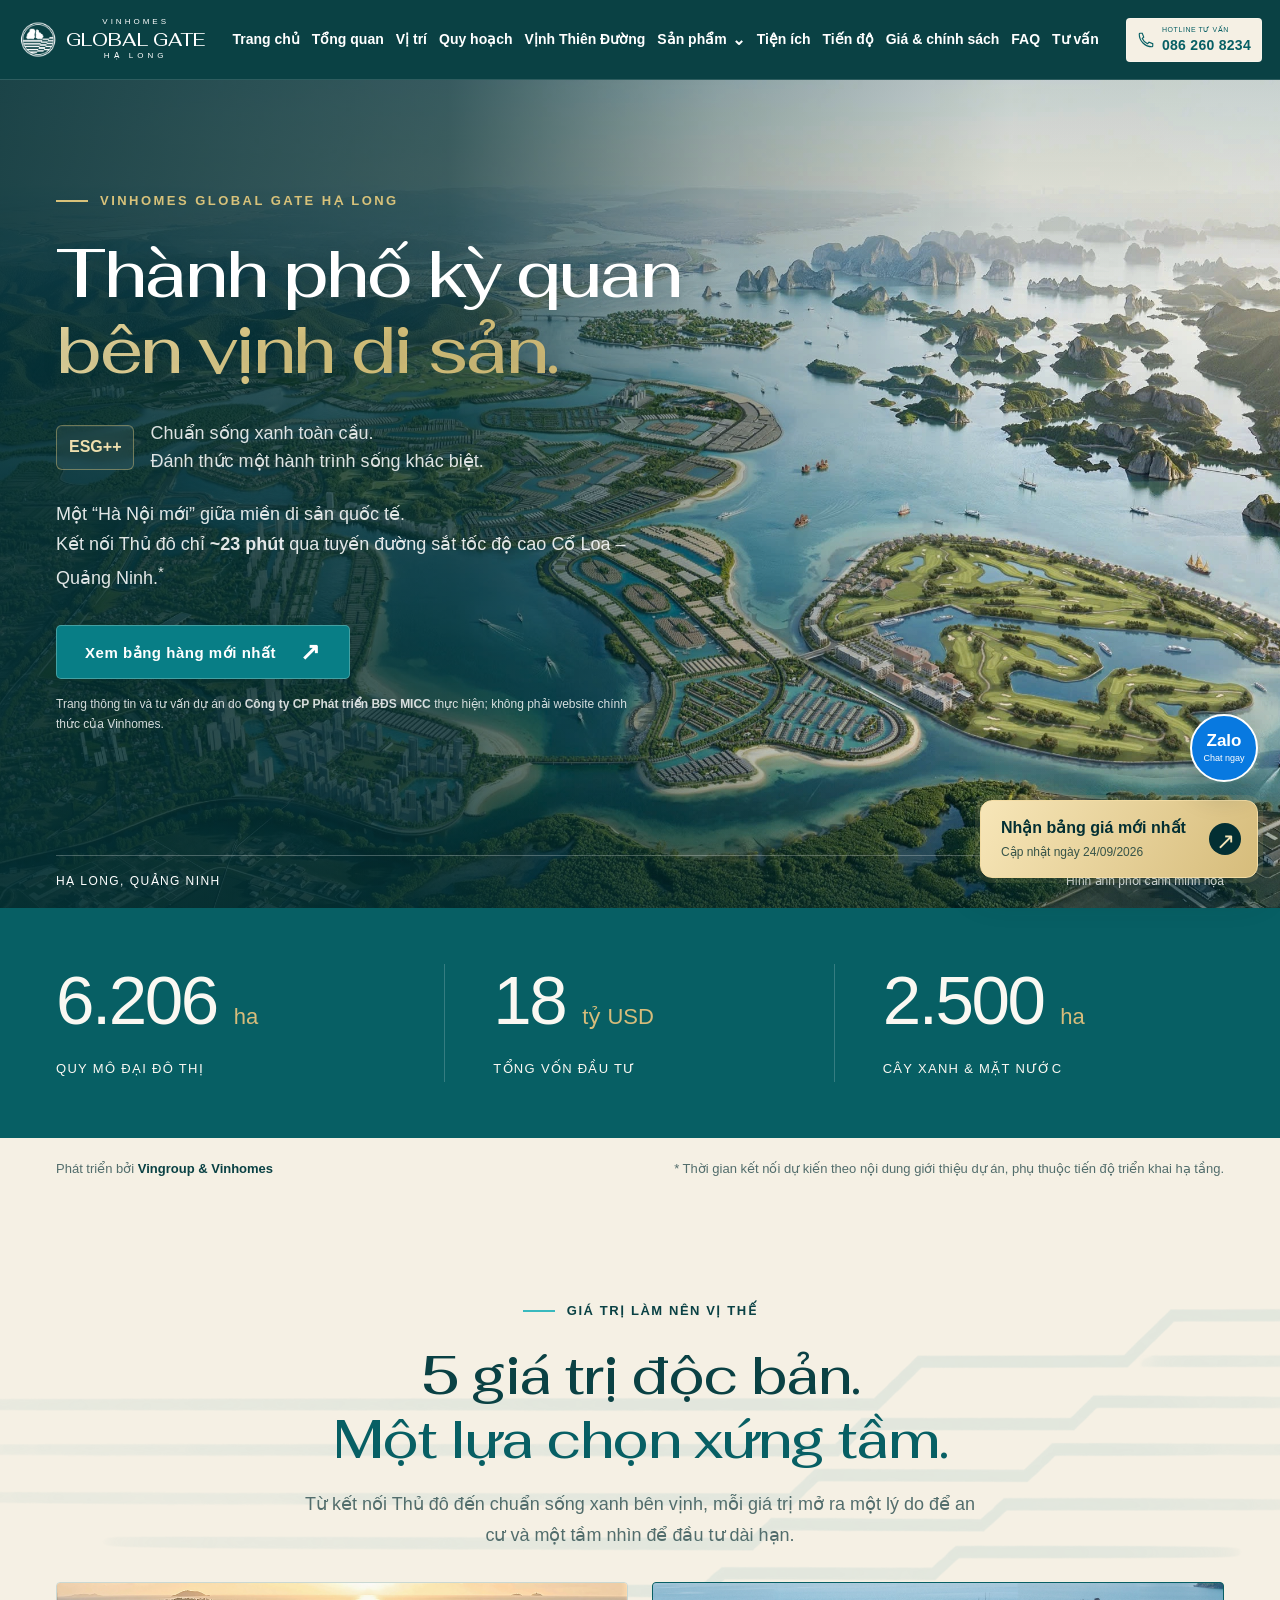
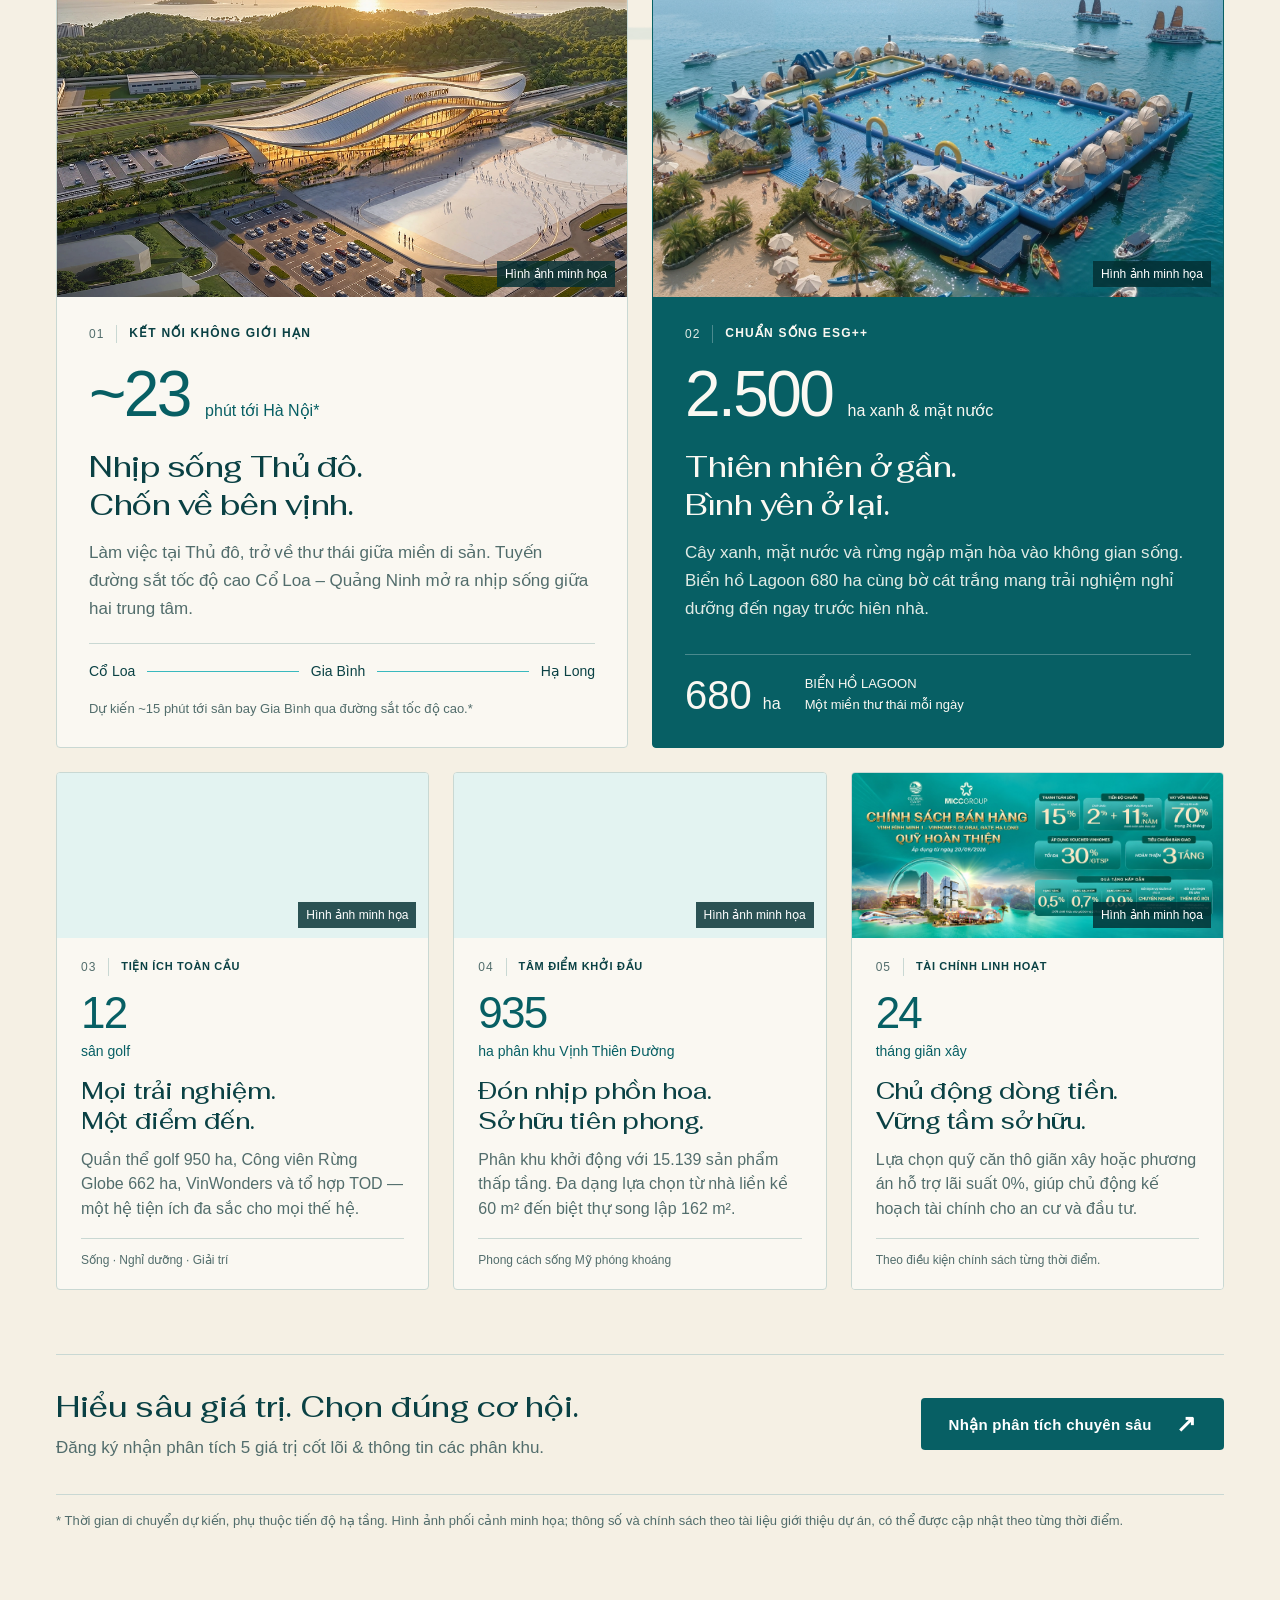
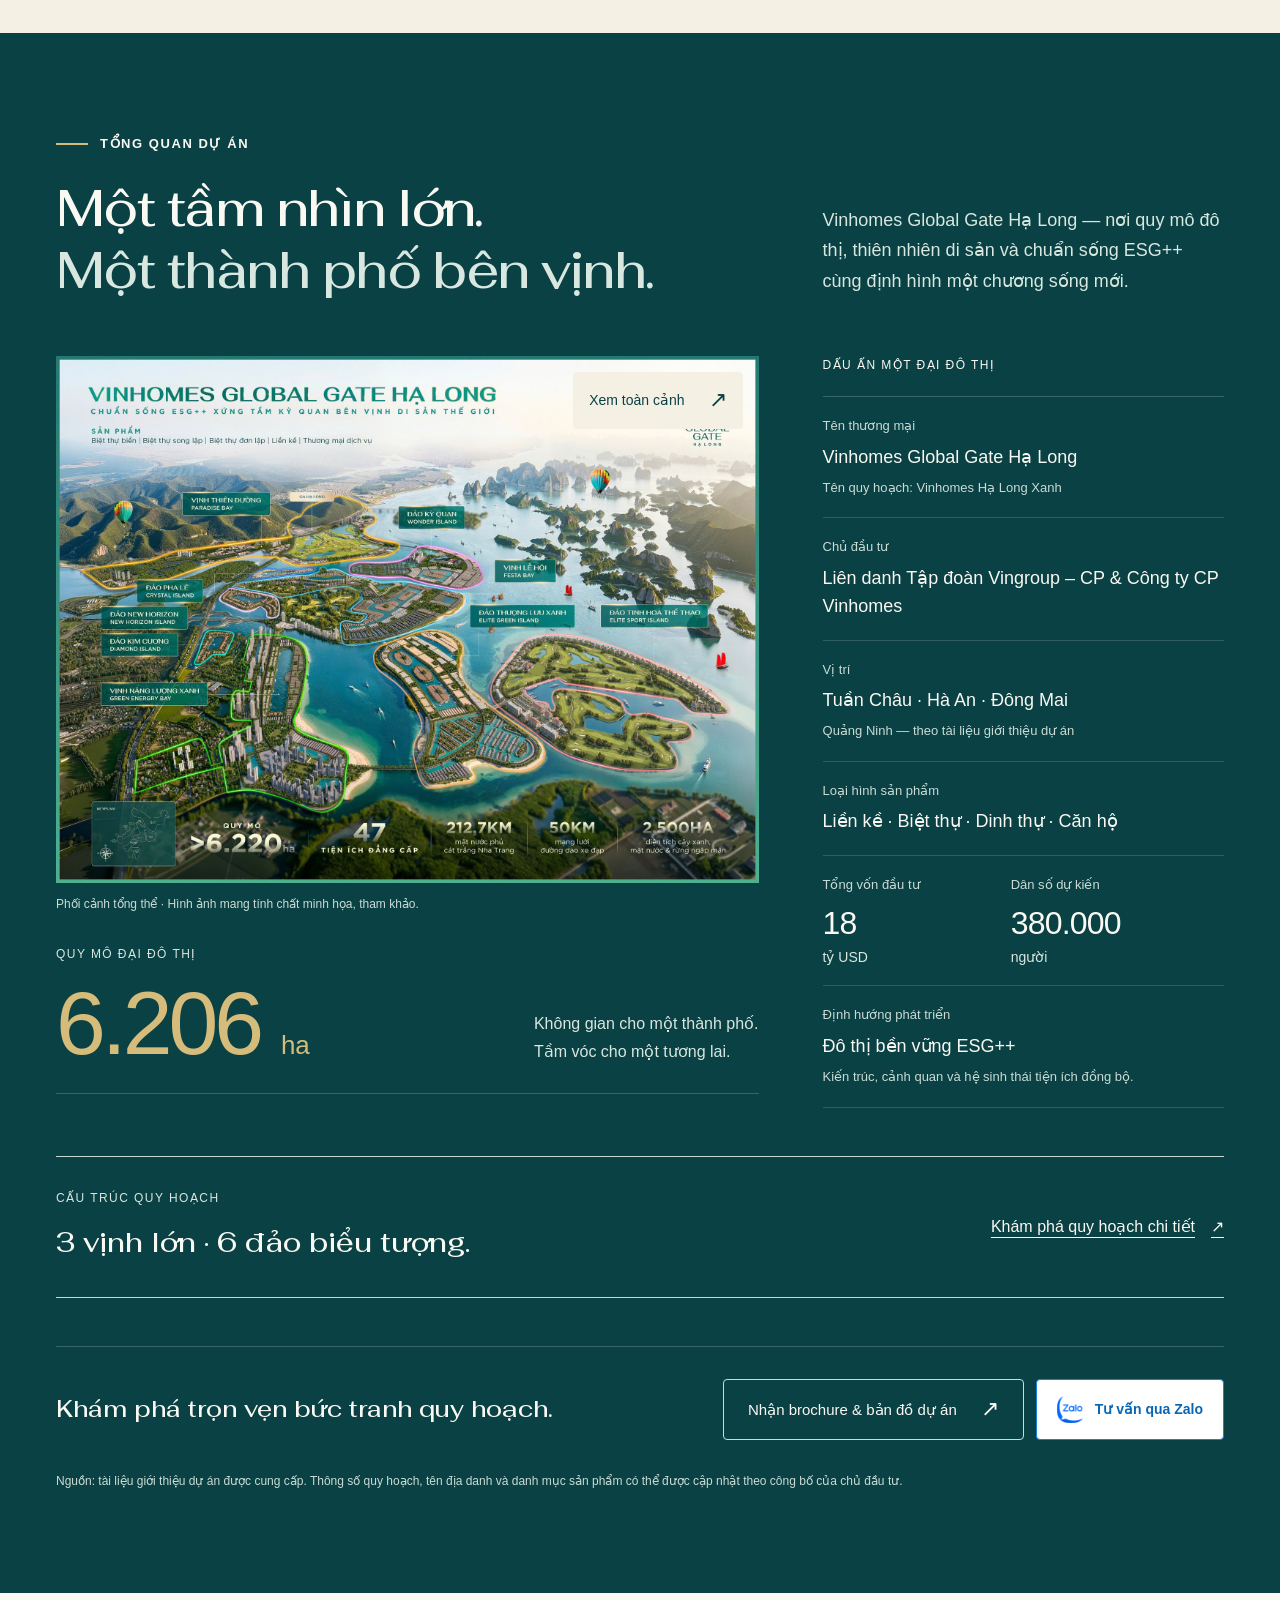
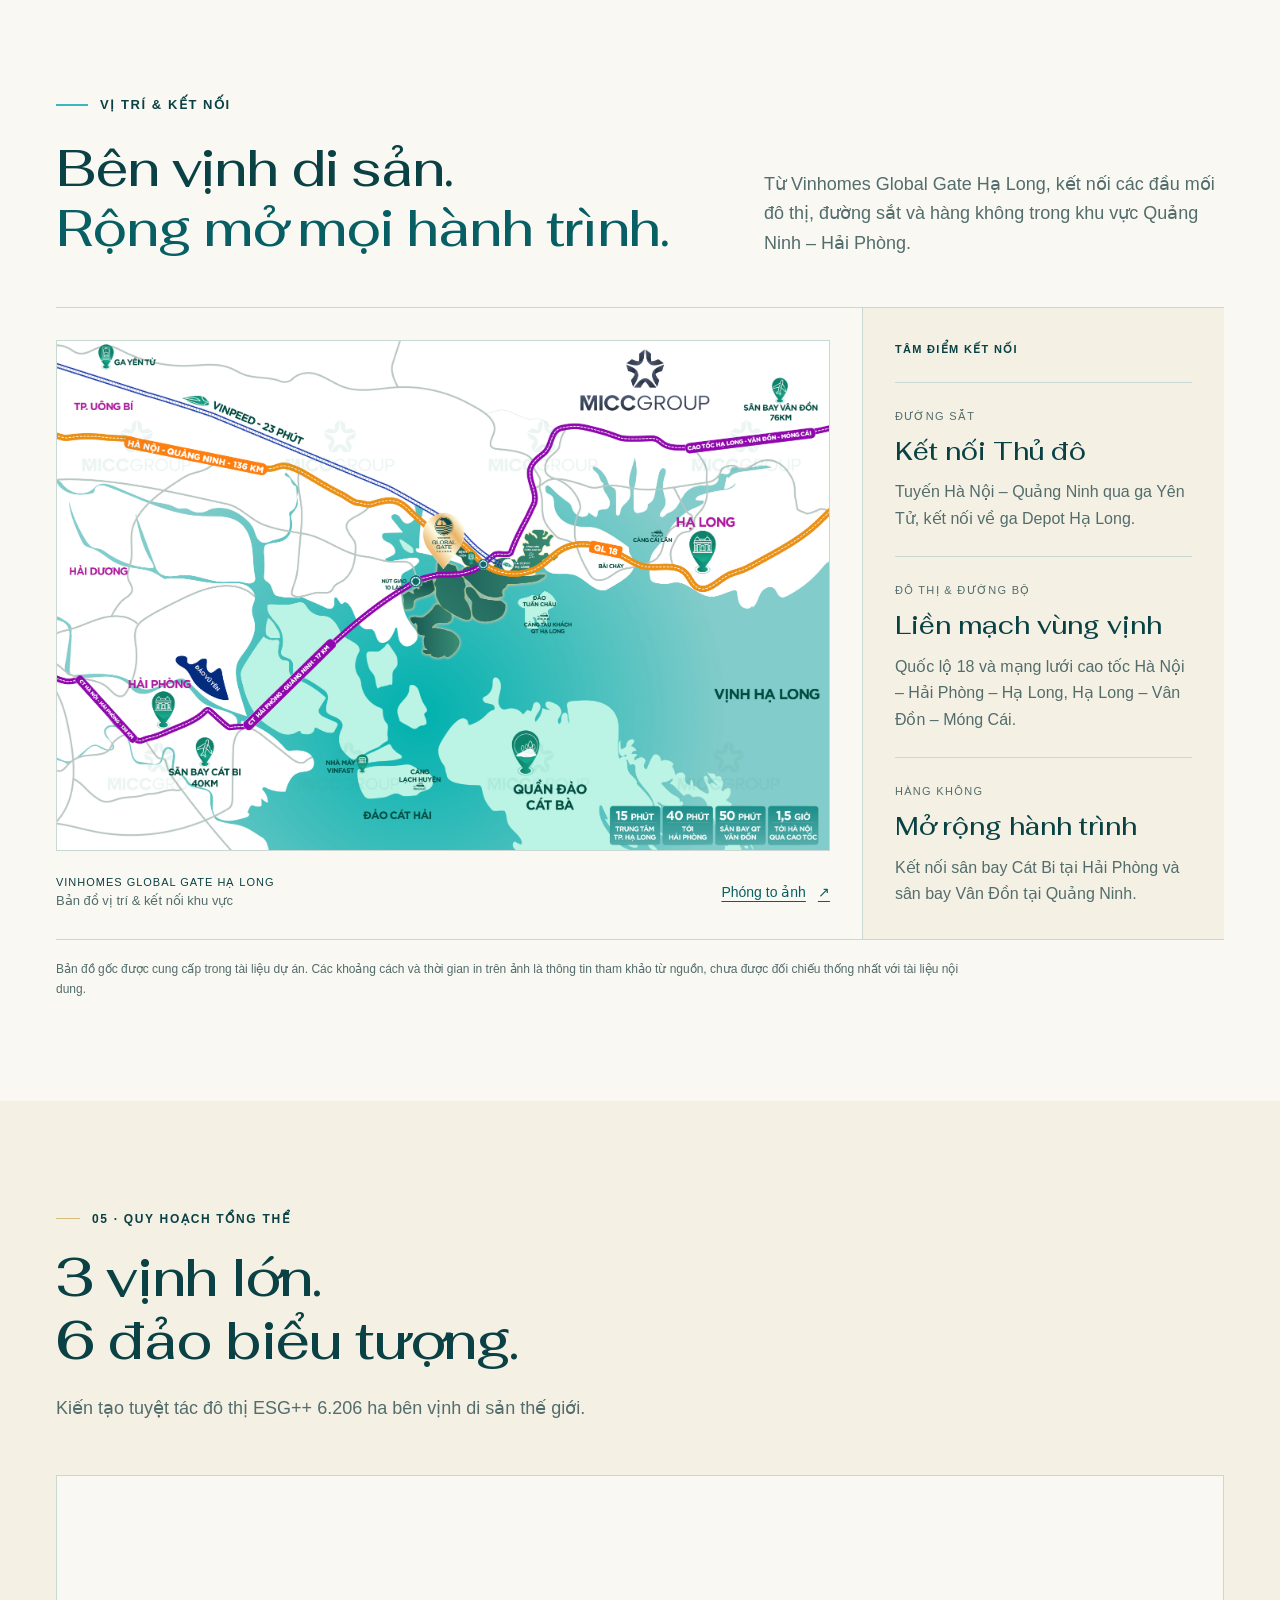
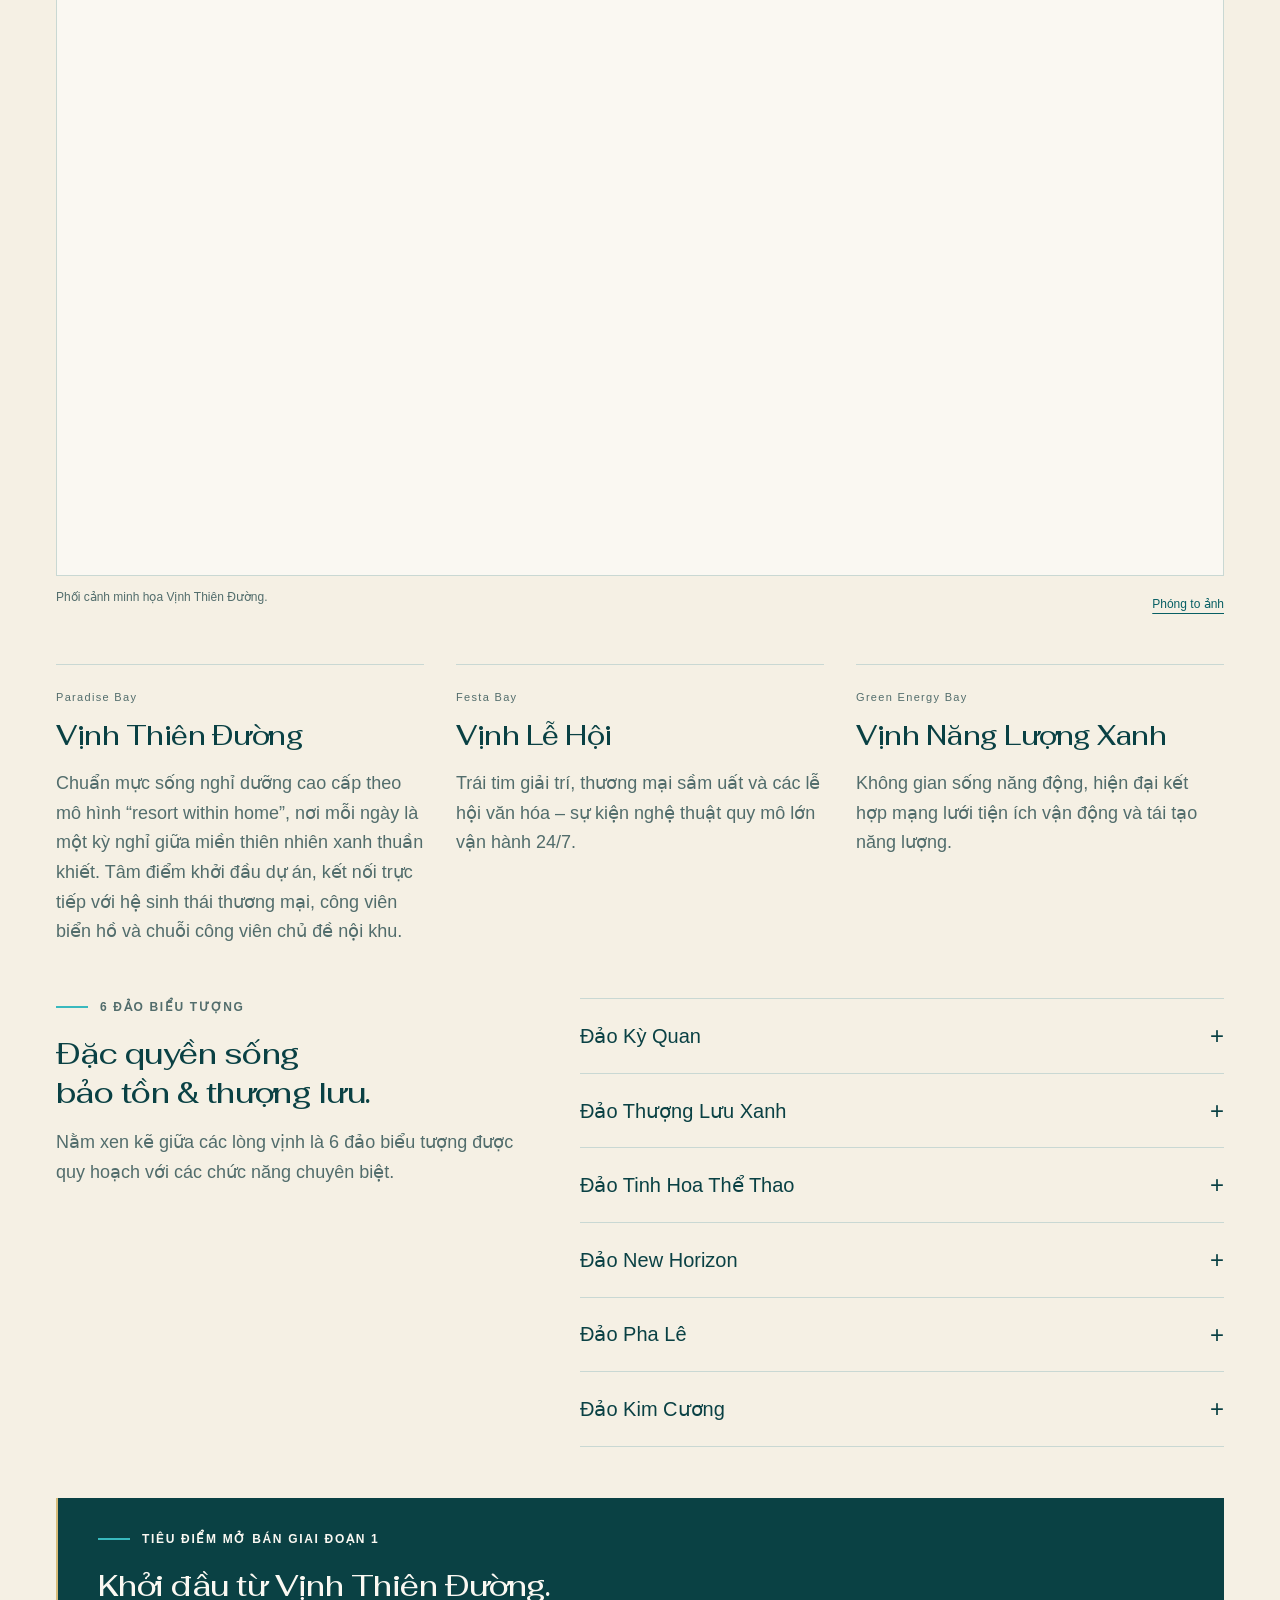
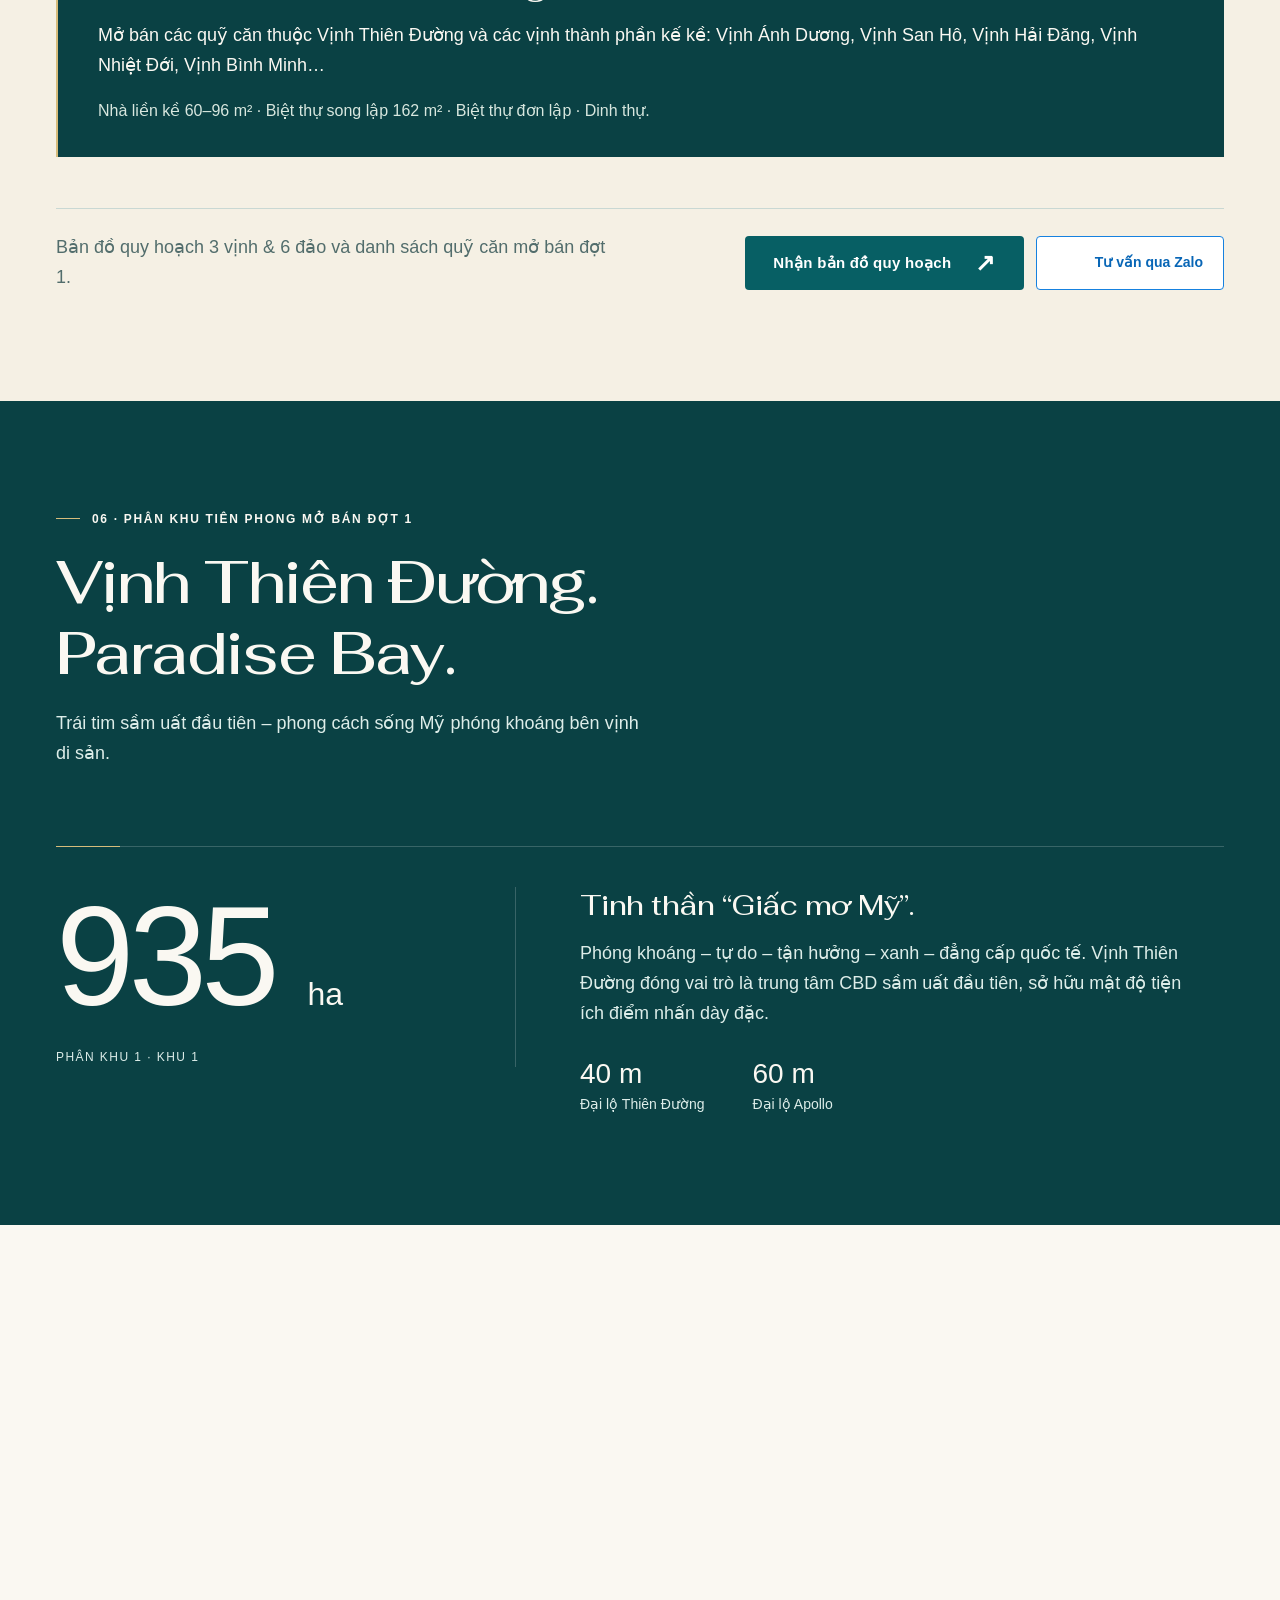
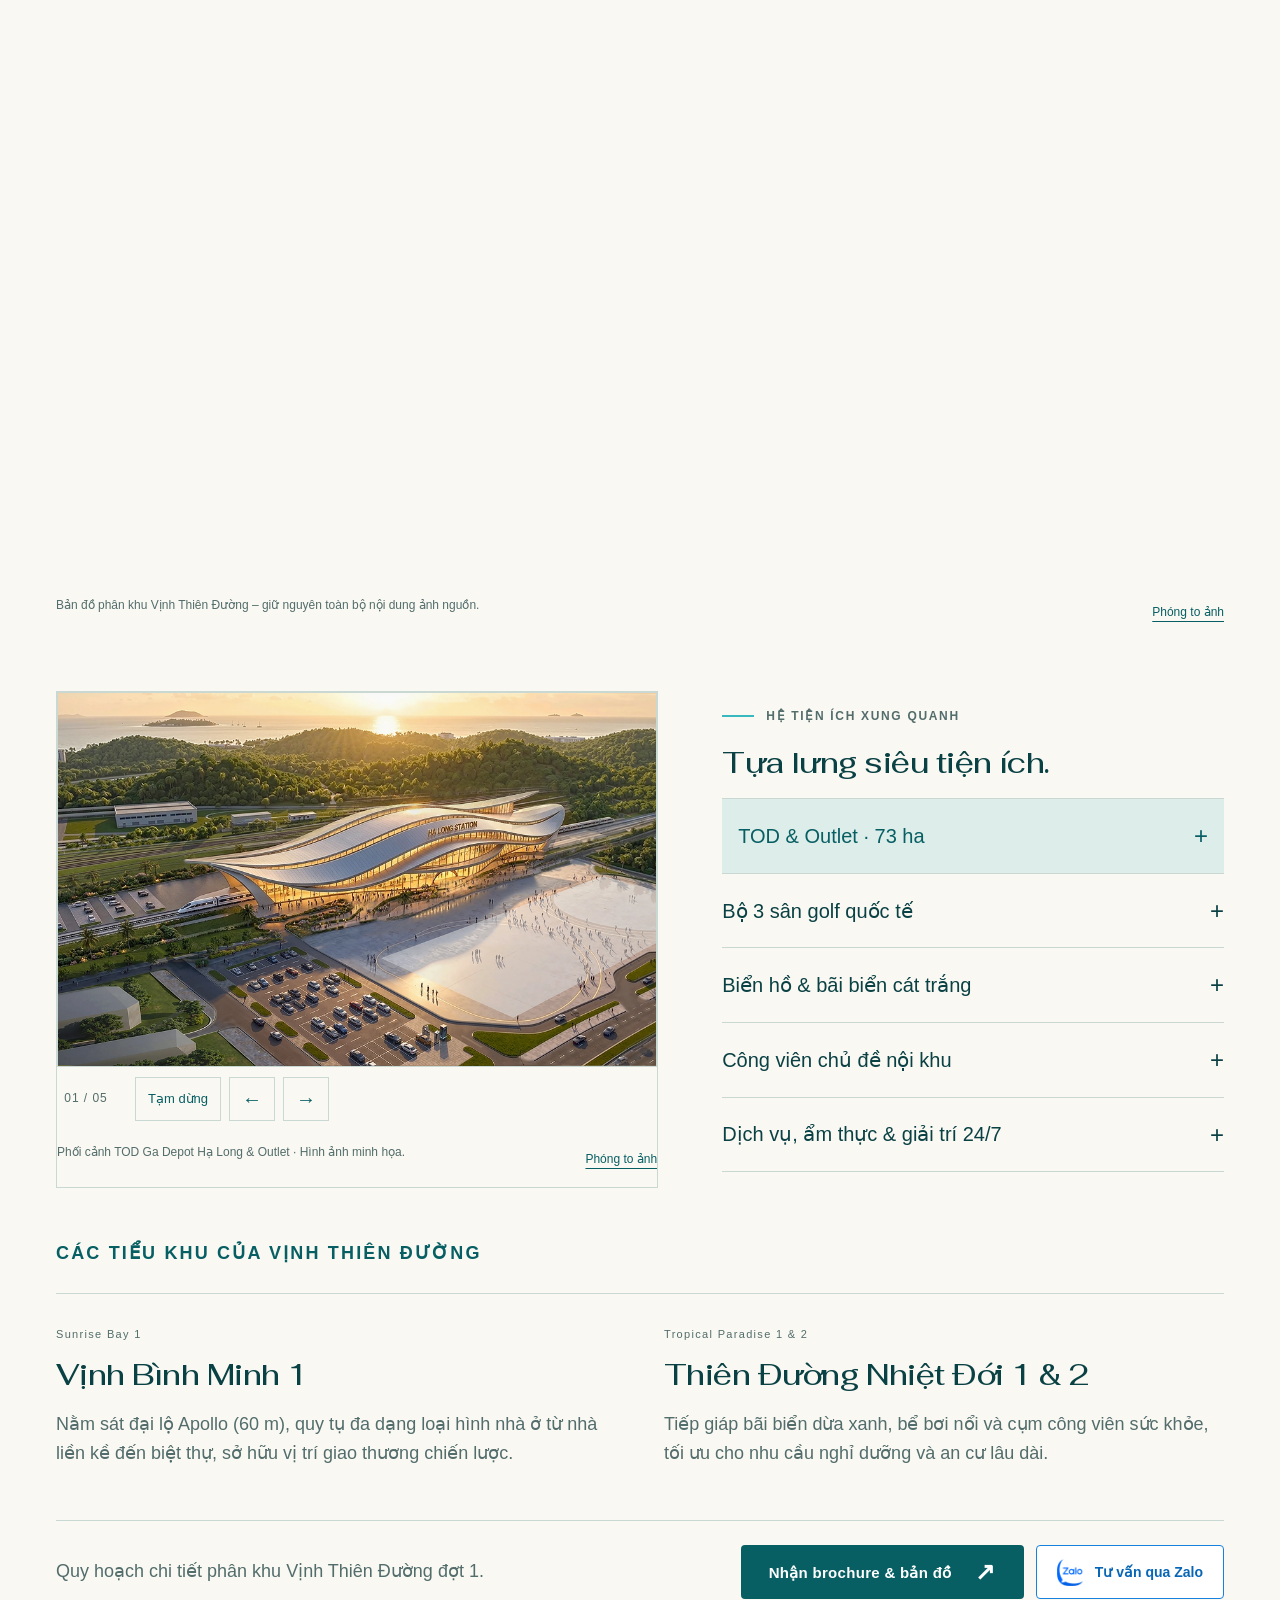
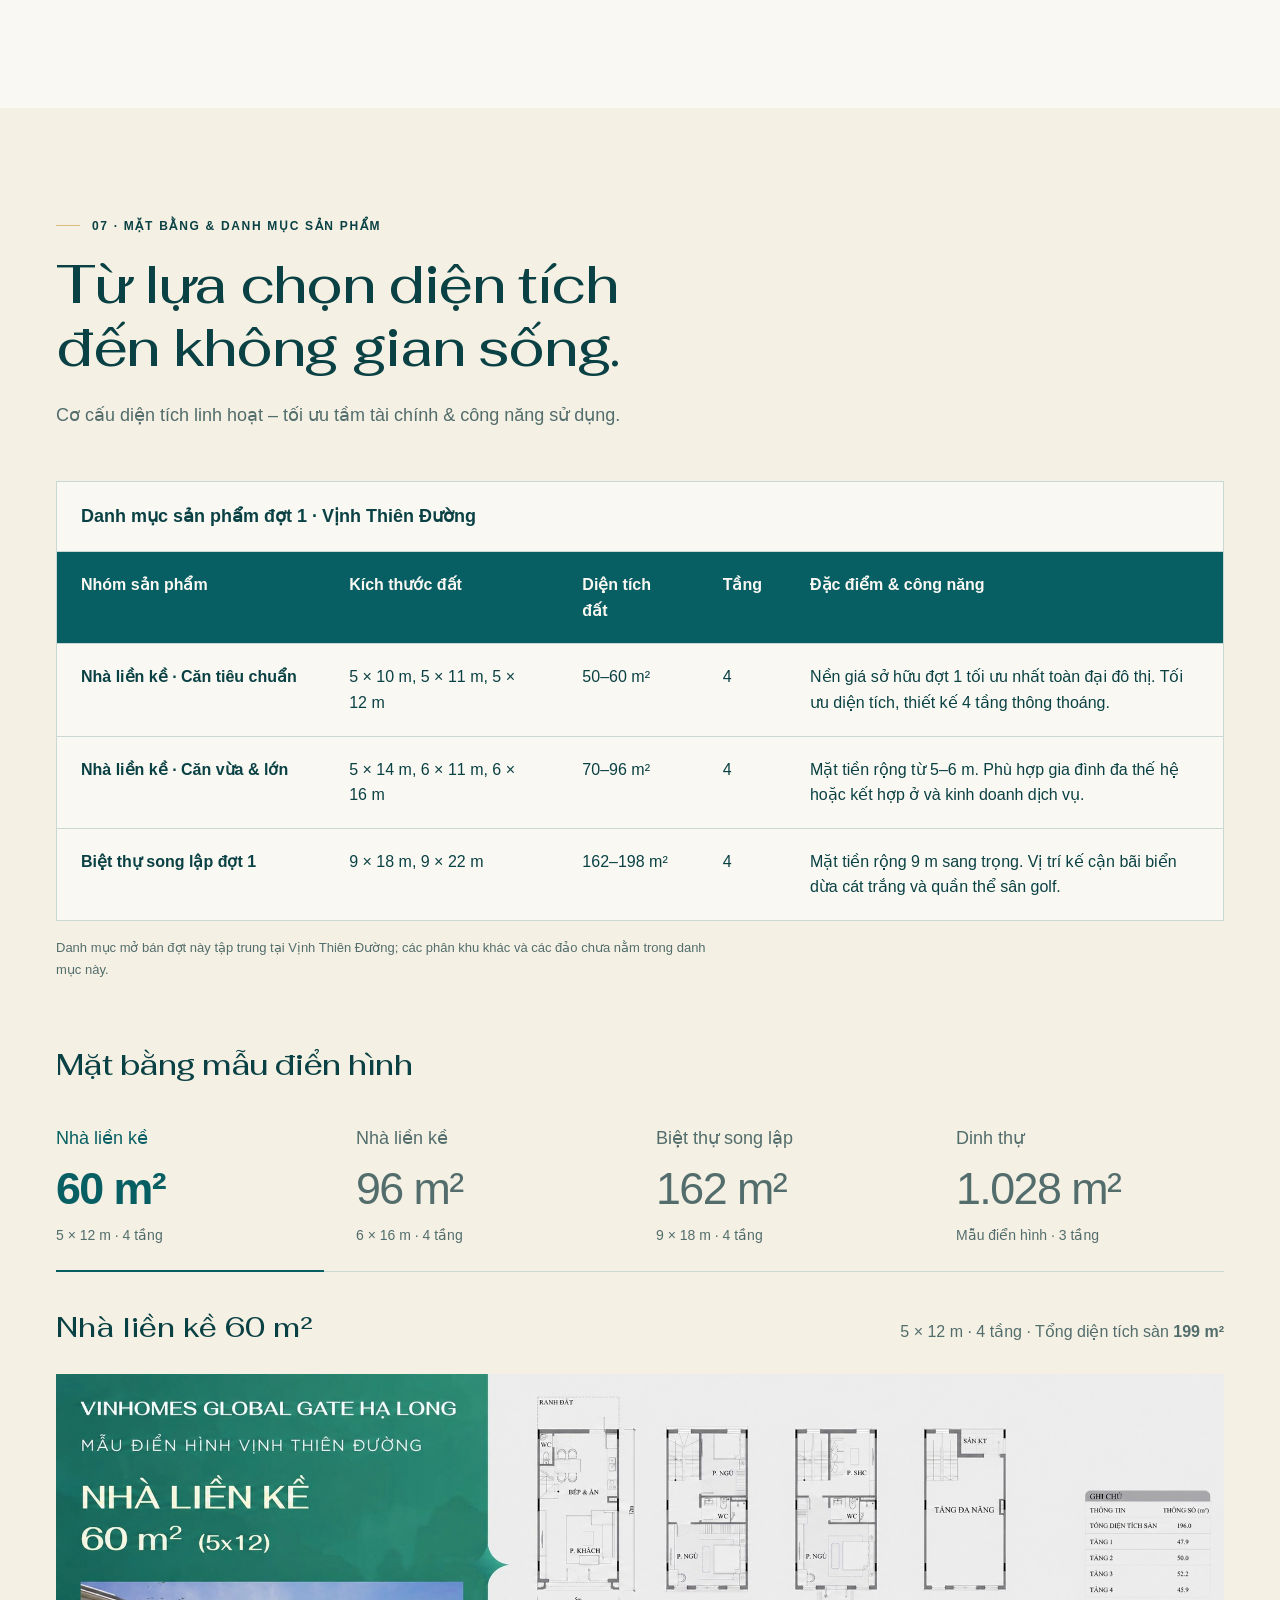
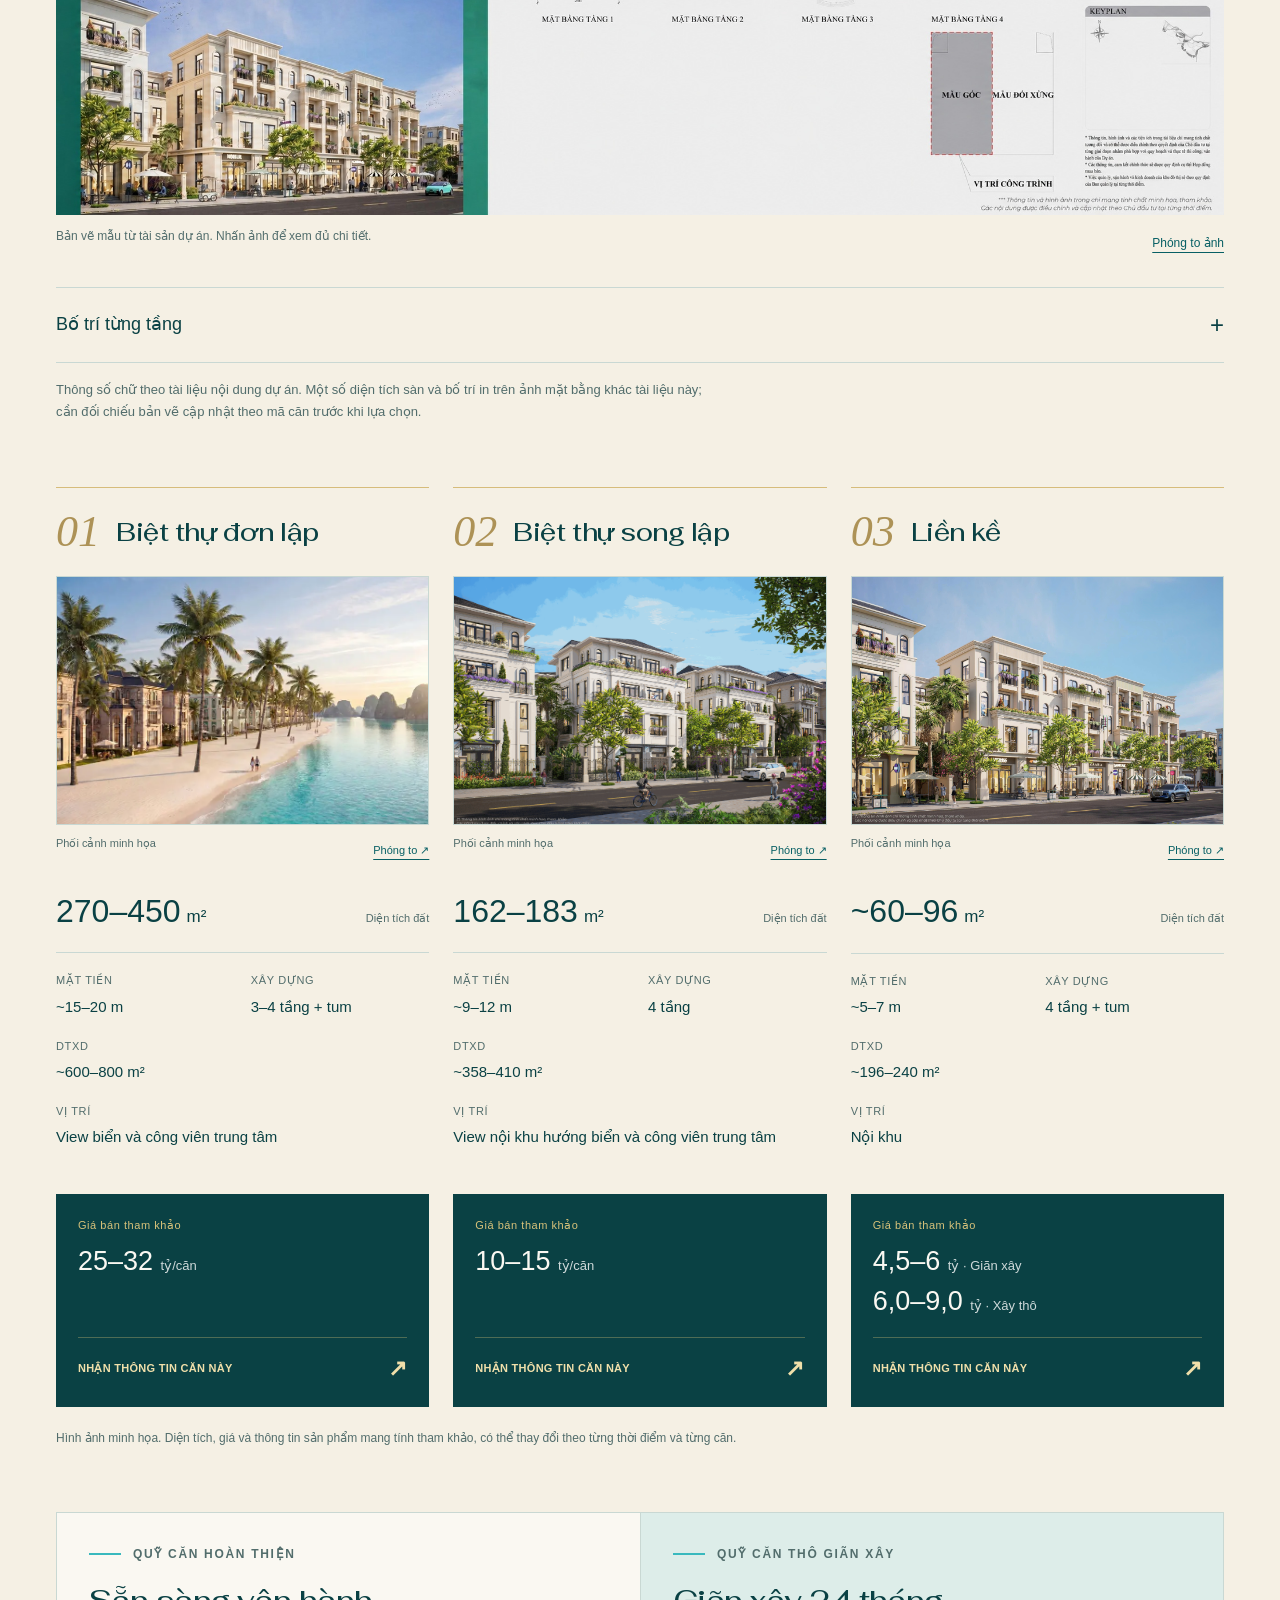
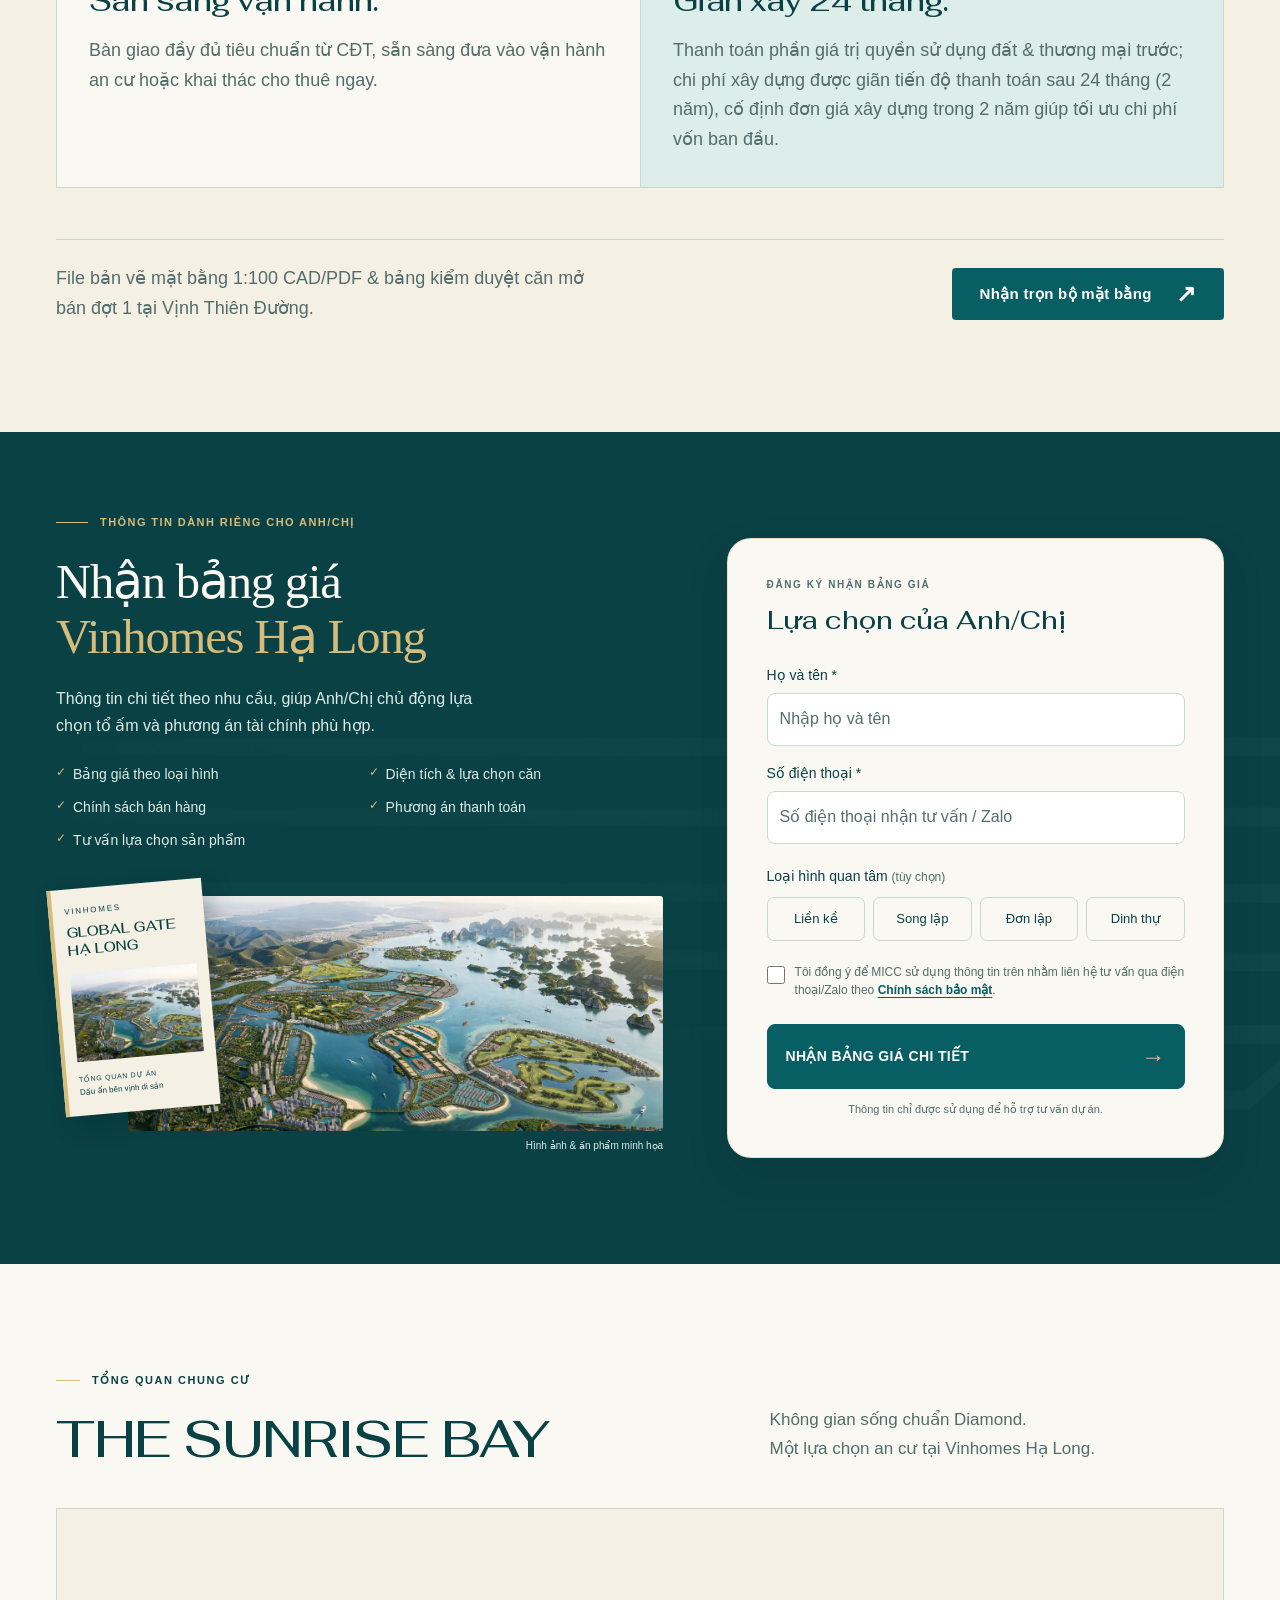
<file: index.html>
<!doctype html>
<html lang="vi">
<head>
  <meta charset="utf-8">
  <meta name="viewport" content="width=device-width,initial-scale=1">
  <meta name="description" content="Khám phá Vinhomes Global Gate Hạ Long – Thành phố kỳ quan ESG++ bên vịnh di sản quốc tế.">
  <title>Vinhomes Global Gate Hạ Long | Thành phố kỳ quan</title>
  <link rel="icon" type="image/webp" href="assets/images/favicon%20micc.webp">
  <link rel="preload" as="image" href="assets/images/vhgg-hero-banner-panorama-2.webp">
  <link rel="stylesheet" href="styles.css">
</head>
<body>
      <header class="header wrap site-header">
        <a class="brand" href="./" aria-label="Vinhomes Global Gate Hạ Long"><img src="assets/images/logo-khong-text-white.png" alt="" width="389" height="364"><span class="brand-text"><span class="brand-parent">VINHOMES</span><span class="brand-name">GLOBAL GATE</span><span class="brand-location">HẠ LONG</span></span></a>
        
        <button class="menu-toggle" type="button" aria-expanded="false" aria-controls="main-nav"><span>Menu</span><span class="menu-lines" aria-hidden="true"></span></button>
        <nav class="main-nav" id="main-nav" aria-label="Điều hướng chính"><a href="#trang-chu">Trang chủ</a><a href="#tong-quan">Tổng quan</a><a href="#vi-tri">Vị trí</a><a href="#quy-hoach">Quy hoạch</a><a href="#vinh-thien-duong">Vịnh Thiên Đường</a><details class="nav-products"><summary>Sản phẩm <span aria-hidden="true">⌄</span></summary><div class="nav-products-menu"><a href="#san-pham">Thấp tầng</a><a href="#chung-cu">Cao tầng</a></div></details><a href="#tien-ich">Tiện ích</a><a href="#tien-do">Tiến độ</a><a href="#gia-ban">Giá & chính sách</a><a href="#hoi-dap">FAQ</a><a href="#tu-van">Tư vấn</a></nav>
        <a class="header-cta header-hotline" href="tel:0862608234" aria-label="Gọi hotline 086 260 8234"><svg viewBox="0 0 24 24" fill="none" stroke="currentColor" stroke-width="1.5" aria-hidden="true"><path d="M7 3H4a1 1 0 0 0-1 1c0 9.4 7.6 17 17 17a1 1 0 0 0 1-1v-3l-5-2-2 2a14 14 0 0 1-7-7l2-2-2-5Z"/></svg><span class="hotline-copy"><small>HOTLINE TƯ VẤN</small><strong>086 260 8234</strong></span></a>
      </header>
  <main>
    <section id="trang-chu" class="hero" aria-labelledby="hero-title">
      <picture class="hero-image"><img src="assets/images/vhgg-hero-banner-panorama-2.webp" alt="Phối cảnh đô thị Vinhomes Global Gate Hạ Long bên vịnh di sản" fetchpriority="high"></picture>
      

      <div class="hero-body wrap">
        <div class="hero-copy">
          <p class="eyebrow"><span></span> VINHOMES GLOBAL GATE HẠ LONG</p>
          <h1 id="hero-title">Thành phố kỳ quan<br><span>bên vịnh di sản.</span></h1>
          <div class="intro"><span class="esg">ESG++</span><p>Chuẩn sống xanh toàn cầu.<br>Đánh thức một hành trình sống khác biệt.</p></div>
          <p class="description">Một “Hà Nội mới” giữa miền di sản quốc tế.<br>Kết nối Thủ đô chỉ <strong>~23 phút</strong> qua tuyến đường sắt tốc độ cao Cổ Loa – Quảng Ninh.<sup>*</sup></p>
          <a class="primary-cta" href="#dang-ky">Xem bảng hàng mới nhất <span aria-hidden="true">↗</span></a>
          <p class="hero-micc-note">Trang thông tin và tư vấn dự án do <strong>Công ty CP Phát triển BĐS MICC</strong> thực hiện; không phải website chính thức của Vinhomes.</p>
          
        </div>

      </div>
      <div class="hero-bottom wrap"><span>HẠ LONG, QUẢNG NINH</span><span>Hình ảnh phối cảnh minh họa</span></div>
    </section>
    <section class="metrics" aria-label="Dấu ấn quy mô dự án">
      <div class="metrics-inner wrap">
        <div class="metric"><p>6.206 <span>ha</span></p><span>QUY MÔ ĐẠI ĐÔ THỊ</span></div>
        <div class="metric"><p>18 <span>tỷ USD</span></p><span>TỔNG VỐN ĐẦU TƯ</span></div>
        <div class="metric"><p>2.500 <span>ha</span></p><span>CÂY XANH & MẶT NƯỚC</span></div>
      </div>
    </section>
    <div class="footnote wrap"><span>Phát triển bởi <strong>Vingroup & Vinhomes</strong></span><p>* Thời gian kết nối dự kiến theo nội dung giới thiệu dự án, phụ thuộc tiến độ triển khai hạ tầng.</p></div>

    <section class="values" id="gia-tri-doc-ban" aria-labelledby="values-title">
      <div class="wrap">
        <div class="values-heading">
          <div>
            <p class="section-kicker"><span></span> GIÁ TRỊ LÀM NÊN VỊ THẾ</p>
            <h2 id="values-title">5 giá trị độc bản.<br><span>Một lựa chọn xứng tầm.</span></h2>
          </div>
          <p class="values-intro">Từ kết nối Thủ đô đến chuẩn sống xanh bên vịnh, mỗi giá trị mở ra một lý do để an cư và một tầm nhìn để đầu tư dài hạn.</p>
        </div>

        <div class="values-grid">
          <article class="value-card value-connect">
            <figure class="value-media"><img src="assets/images/tien ich/ga-tod-ha-long-station.webp" fetchpriority="low" alt="Phối cảnh nhà ga Hạ Long và kết nối đường sắt tốc độ cao" loading="lazy" decoding="async"><figcaption>Hình ảnh minh họa</figcaption></figure>
            <div class="value-content">
            <div class="value-topline"><span class="value-number">01</span><span>KẾT NỐI KHÔNG GIỚI HẠN</span></div>
            <div class="value-figure">~23 <span>phút tới Hà Nội*</span></div>
            <h3>Nhịp sống Thủ đô.<br>Chốn về bên vịnh.</h3>
            <p>Làm việc tại Thủ đô, trở về thư thái giữa miền di sản. Tuyến đường sắt tốc độ cao Cổ Loa – Quảng Ninh mở ra nhịp sống giữa hai trung tâm.</p>
            <div class="value-route" aria-label="Kết nối dự kiến Cổ Loa, Gia Bình, Hạ Long"><span>Cổ Loa</span><i aria-hidden="true"></i><span>Gia Bình</span><i aria-hidden="true"></i><span>Hạ Long</span></div>
            <div class="value-detail">Dự kiến ~15 phút tới sân bay Gia Bình qua đường sắt tốc độ cao.*</div>
          
            </div>
          </article>

          <article class="value-card value-green">
            <figure class="value-media"><img src="assets/images/tien ich/be boi tren bien/be-boi-tren-bien-1.jpg" alt="Phối cảnh bể bơi trên biển tại Vịnh Thiên Đường" loading="lazy" decoding="async"><figcaption>Hình ảnh minh họa</figcaption></figure>
            <div class="value-content">
            <div class="value-topline"><span class="value-number">02</span><span>CHUẨN SỐNG ESG++</span></div>
            <div class="value-figure">2.500 <span>ha xanh & mặt nước</span></div>
            <h3>Thiên nhiên ở gần.<br>Bình yên ở lại.</h3>
            <p>Cây xanh, mặt nước và rừng ngập mặn hòa vào không gian sống. Biển hồ Lagoon 680 ha cùng bờ cát trắng mang trải nghiệm nghỉ dưỡng đến ngay trước hiên nhà.</p>
            <div class="value-green-footer"><span>680 <small>ha</small></span><p>BIỂN HỒ LAGOON<br><span>Một miền thư thái mỗi ngày</span></p></div>
          
            </div>
          </article>

          <article class="value-card value-small">
            <figure class="value-media"><img src="assets/images/tien ich/vinhomes-global-gate-golf.webp" alt="Hình ảnh minh họa không gian sân golf" loading="lazy" decoding="async"><figcaption>Hình ảnh minh họa</figcaption></figure>
            <div class="value-content">
            <div class="value-topline"><span class="value-number">03</span><span>TIỆN ÍCH TOÀN CẦU</span></div>
            <div class="value-figure">12 <span>sân golf</span></div>
            <h3>Mọi trải nghiệm.<br>Một điểm đến.</h3>
            <p>Quần thể golf 950 ha, Công viên Rừng Globe 662 ha, VinWonders và tổ hợp TOD — một hệ tiện ích đa sắc cho mọi thế hệ.</p>
            <div class="value-detail">Sống · Nghỉ dưỡng · Giải trí</div>
          
            </div>
          </article>

          <article class="value-card value-small">
            <figure class="value-media"><img src="assets/images/vinhomes-global-gate-vinh-thien-duong-landscape.webp" alt="Phối cảnh toàn cảnh phân khu Vịnh Thiên Đường" loading="lazy" decoding="async"><figcaption>Hình ảnh minh họa</figcaption></figure>
            <div class="value-content">
            <div class="value-topline"><span class="value-number">04</span><span>TÂM ĐIỂM KHỞI ĐẦU</span></div>
            <div class="value-figure">935 <span>ha phân khu Vịnh Thiên Đường</span></div>
            <h3>Đón nhịp phồn hoa.<br>Sở hữu tiên phong.</h3>
            <p>Phân khu khởi động với 15.139 sản phẩm thấp tầng. Đa dạng lựa chọn từ nhà liền kề 60 m² đến biệt thự song lập 162 m².</p>
            <div class="value-detail">Phong cách sống Mỹ phóng khoáng</div>
          
            </div>
          </article>

          <article class="value-card value-small value-finance">
            <figure class="value-media"><img src="assets/images/chinh-sach-tai-chinh.jpg" alt="Chính sách tài chính Vinhomes Global Gate Hạ Long" loading="lazy" decoding="async"><figcaption>Hình ảnh minh họa</figcaption></figure>
            <div class="value-content">
            <div class="value-topline"><span class="value-number">05</span><span>TÀI CHÍNH LINH HOẠT</span></div>
            <div class="value-figure">24 <span>tháng giãn xây</span></div>
            <h3>Chủ động dòng tiền.<br>Vững tầm sở hữu.</h3>
            <p>Lựa chọn quỹ căn thô giãn xây hoặc phương án hỗ trợ lãi suất 0%, giúp chủ động kế hoạch tài chính cho an cư và đầu tư.</p>
            <div class="value-detail">Theo điều kiện chính sách từng thời điểm.</div>
          
            </div>
          </article>
        </div>

        <div class="values-bottom">
          <div><p class="values-cta-title">Hiểu sâu giá trị. Chọn đúng cơ hội.</p><p>Đăng ký nhận phân tích 5 giá trị cốt lõi & thông tin các phân khu.</p></div>
          <a class="values-cta" href="#dang-ky">Nhận phân tích chuyên sâu <span aria-hidden="true">↗</span></a>
        </div>
        <p class="values-note">* Thời gian di chuyển dự kiến, phụ thuộc tiến độ hạ tầng. Hình ảnh phối cảnh minh họa; thông số và chính sách theo tài liệu giới thiệu dự án, có thể được cập nhật theo từng thời điểm.</p>
      </div>
    </section>
    <section class="overview" id="tong-quan" aria-labelledby="overview-title">
      <div class="wrap">
        <header class="overview-heading">
          <div>
            <p class="section-kicker"><span></span> TỔNG QUAN DỰ ÁN</p>
            <h2 id="overview-title">Một tầm nhìn lớn.<br><span>Một thành phố bên vịnh.</span></h2>
          </div>
          <p class="overview-intro">Vinhomes Global Gate Hạ Long — nơi quy mô đô thị, thiên nhiên di sản và chuẩn sống ESG++ cùng định hình một chương sống mới.</p>
        </header>

        <div class="overview-layout">
          <div class="overview-visual">
            <figure class="overview-figure">
              <a class="overview-image-link" href="assets/images/tong-quan-du-an.jpg" target="_blank" rel="noopener" aria-label="Phóng to ảnh phối cảnh tổng quan">
                <img src="assets/images/tong-quan-du-an.jpg" alt="Phối cảnh tổng thể Vinhomes Global Gate Hạ Long, các khu đô thị và sân golf đan xen mặt nước bên vịnh" width="1920" height="1440" loading="lazy" decoding="async">
                <span class="overview-image-action">Xem toàn cảnh <span aria-hidden="true">↗</span></span>
              </a>
              <figcaption>Phối cảnh tổng thể · Hình ảnh mang tính chất minh họa, tham khảo.</figcaption>
            </figure>
            <div class="overview-scale">
              <div class="overview-scale-main"><span class="overview-label">QUY MÔ ĐẠI ĐÔ THỊ</span><p>6.206 <span>ha</span></p></div>
              <p class="overview-scale-copy">Không gian cho một thành phố.<br>Tầm vóc cho một tương lai.</p>
            </div>
          </div>

          <div class="overview-facts">
            <p class="overview-facts-kicker">DẤU ẤN MỘT ĐẠI ĐÔ THỊ</p>
            <dl>
              <div><dt>Tên thương mại</dt><dd>Vinhomes Global Gate Hạ Long<small>Tên quy hoạch: Vinhomes Hạ Long Xanh</small></dd></div>
              <div><dt>Chủ đầu tư</dt><dd>Liên danh Tập đoàn Vingroup – CP & Công ty CP Vinhomes</dd></div>
              <div><dt>Vị trí</dt><dd>Tuần Châu · Hà An · Đông Mai<small>Quảng Ninh — theo tài liệu giới thiệu dự án</small></dd></div>
              <div><dt>Loại hình sản phẩm</dt><dd>Liền kề · Biệt thự · Dinh thự · Căn hộ</dd></div>
              <div class="overview-fact-pair"><div><dt>Tổng vốn đầu tư</dt><dd class="overview-fact-number">18 <span>tỷ USD</span></dd></div><div><dt>Dân số dự kiến</dt><dd class="overview-fact-number">380.000 <span>người</span></dd></div></div>
              <div><dt>Định hướng phát triển</dt><dd>Đô thị bền vững ESG++<small>Kiến trúc, cảnh quan và hệ sinh thái tiện ích đồng bộ.</small></dd></div>
            </dl>
          </div>
        </div>

        <div class="overview-planning-summary"><div><span class="overview-label">CẤU TRÚC QUY HOẠCH</span><h3>3 vịnh lớn · 6 đảo biểu tượng.</h3></div><a href="#quy-hoach">Khám phá quy hoạch chi tiết <span aria-hidden="true">↗</span></a></div>
        <div class="overview-footer"><p>Khám phá trọn vẹn bức tranh quy hoạch.</p><div class="section-cta-pair"><a class="overview-cta" href="#dang-ky">Nhận brochure & bản đồ dự án <span aria-hidden="true">↗</span></a><a class="section-zalo-cta" href="https://zalo.me/0862608234" target="_blank" rel="noopener" aria-label="Tư vấn qua Zalo, mở tab mới"><img src="assets/images/Icon-zalo.webp" width="28" height="28" alt="" loading="lazy" decoding="async"><span>Tư vấn qua Zalo</span></a></div></div>
        <p class="overview-source">Nguồn: tài liệu giới thiệu dự án được cung cấp. Thông số quy hoạch, tên địa danh và danh mục sản phẩm có thể được cập nhật theo công bố của chủ đầu tư.</p>
      </div>
    </section>
    <section class="location location-editorial" id="vi-tri" aria-labelledby="location-title">
      <div class="wrap">
        <header class="location-heading"><div><p class="section-kicker"><span></span> VỊ TRÍ & KẾT NỐI</p><h2 id="location-title">Bên vịnh di sản.<br><span>Rộng mở mọi hành trình.</span></h2></div><p>Từ Vinhomes Global Gate Hạ Long, kết nối các đầu mối đô thị, đường sắt và hàng không trong khu vực Quảng Ninh – Hải Phòng.</p></header>
        <div class="location-layout">
          <figure class="location-map-column">
            <a class="location-map-link" href="assets/images/gghl_location_main.jpg" target="_blank" rel="noopener" aria-label="Phóng to ảnh bản đồ vị trí"><img class="location-original-map" src="assets/images/gghl_location_main.jpg" alt="Bản đồ gốc vị trí Vinhomes Global Gate Hạ Long và các tuyến kết nối Quảng Ninh – Hải Phòng" width="7771" height="5124" loading="lazy" decoding="async"></a>
            <figcaption class="location-map-caption"><span>VINHOMES GLOBAL GATE HẠ LONG<br><small>Bản đồ vị trí & kết nối khu vực</small></span><a href="assets/images/gghl_location_main.jpg" target="_blank" rel="noopener">Phóng to ảnh <span aria-hidden="true">↗</span></a></figcaption>
          </figure>
          <aside class="location-connections" aria-label="Các kết nối quan trọng">
            <p class="location-list-heading">TÂM ĐIỂM KẾT NỐI</p>
            <div class="location-story"><span class="location-story-label">ĐƯỜNG SẮT</span><h3>Kết nối Thủ đô</h3><p>Tuyến Hà Nội – Quảng Ninh qua ga Yên Tử, kết nối về ga Depot Hạ Long.</p></div>
            <div class="location-story"><span class="location-story-label">ĐÔ THỊ & ĐƯỜNG BỘ</span><h3>Liền mạch vùng vịnh</h3><p>Quốc lộ 18 và mạng lưới cao tốc Hà Nội – Hải Phòng – Hạ Long, Hạ Long – Vân Đồn – Móng Cái.</p></div>
            <div class="location-story"><span class="location-story-label">HÀNG KHÔNG</span><h3>Mở rộng hành trình</h3><p>Kết nối sân bay Cát Bi tại Hải Phòng và sân bay Vân Đồn tại Quảng Ninh.</p></div>
          </aside>
        </div>
        <p class="location-source">Bản đồ gốc được cung cấp trong tài liệu dự án. Các khoảng cách và thời gian in trên ảnh là thông tin tham khảo từ nguồn, chưa được đối chiếu thống nhất với tài liệu nội dung.</p>
      </div>
    </section>
<section class="batch-section masterplan" id="quy-hoach" aria-label="Quy hoạch tổng thể và phân khu mở bán"><div class="wrap"><header class="batch-heading"><p class="section-kicker"><span></span>05 · QUY HOẠCH TỔNG THỂ</p><h2>3 vịnh lớn.<br>6 đảo biểu tượng.</h2><p>Kiến tạo tuyệt tác đô thị ESG++ 6.206 ha bên vịnh di sản thế giới.</p></header><figure class="batch-media"><a href="assets/images/vinhome-global-gate-vinh-thien-duong-phoi-canh.jpg" target="_blank" rel="noopener" aria-label="Phóng to ảnh: Phối cảnh Vịnh Thiên Đường Vinhomes Global Gate Hạ Long"><img src="assets/images/vinhome-global-gate-vinh-thien-duong-phoi-canh.jpg" alt="Phối cảnh Vịnh Thiên Đường Vinhomes Global Gate Hạ Long" width="1285" height="771" loading="lazy" decoding="async"></a><figcaption>Phối cảnh minh họa Vịnh Thiên Đường. <a href="assets/images/vinhome-global-gate-vinh-thien-duong-phoi-canh.jpg" target="_blank" rel="noopener">Phóng to ảnh</a></figcaption></figure><div class="batch-bays"><article><span class="batch-label">Paradise Bay</span><h3>Vịnh Thiên Đường</h3><p>Chuẩn mực sống nghỉ dưỡng cao cấp theo mô hình “resort within home”, nơi mỗi ngày là một kỳ nghỉ giữa miền thiên nhiên xanh thuần khiết. Tâm điểm khởi đầu dự án, kết nối trực tiếp với hệ sinh thái thương mại, công viên biển hồ và chuỗi công viên chủ đề nội khu.</p></article><article><span class="batch-label">Festa Bay</span><h3>Vịnh Lễ Hội</h3><p>Trái tim giải trí, thương mại sầm uất và các lễ hội văn hóa – sự kiện nghệ thuật quy mô lớn vận hành 24/7.</p></article><article><span class="batch-label">Green Energy Bay</span><h3>Vịnh Năng Lượng Xanh</h3><p>Không gian sống năng động, hiện đại kết hợp mạng lưới tiện ích vận động và tái tạo năng lượng.</p></article></div><div class="batch-split batch-islands"><div><p class="section-kicker"><span></span>6 ĐẢO BIỂU TƯỢNG</p><h3>Đặc quyền sống<br>bảo tồn & thượng lưu.</h3><p>Nằm xen kẽ giữa các lòng vịnh là 6 đảo biểu tượng được quy hoạch với các chức năng chuyên biệt.</p></div><div><details class="batch-detail"><summary>Đảo Kỳ Quan<span aria-hidden="true">+</span></summary><div><span class="batch-label">Wonder Island</span><p>Thế giới giải trí toàn cầu tích hợp Công viên VinWonders rộng 81 ha, Sòng bạc Hoàng Gia Royal Casino, Bến du thuyền Wonder Marina và tổ hợp tòa tháp văn phòng – thương mại – khách sạn 35 tầng.</p></div></details><details class="batch-detail"><summary>Đảo Thượng Lưu Xanh<span aria-hidden="true">+</span></summary><div><span class="batch-label">Elite Green Island</span><p>Phân khu biệt thự đảo khép kín (VIP Compound) riêng biệt với đặc quyền bãi biển riêng sau nhà, đảm bảo an ninh và sự riêng tư tuyệt đối cho tầng lớp tinh anh.</p></div></details><details class="batch-detail"><summary>Đảo Tinh Hoa Thể Thao<span aria-hidden="true">+</span></summary><div><span class="batch-label">Elite Sport Island</span><p>Thiên đường thể thao thượng lưu sở hữu quần thể 9 sân golf đỉnh cao (nằm trong tổ hợp 12 sân golf 950 ha) cùng Học viện Golf PGA chuẩn quốc tế 4,5 ha.</p></div></details><details class="batch-detail"><summary>Đảo New Horizon<span aria-hidden="true">+</span></summary><div><span class="batch-label">New Horizon Island · 158 ha</span><p>Quần thể đảo đô thị hưu trí & an dưỡng cao cấp, quy tụ Bệnh viện Quốc tế 5 sao Vinmec Cleveland Clinic (14 ha), Làng Sức khỏe Châu Âu VinBeauty Village (2,4 ha) và Trung tâm Tuổi Vàng Vin New Horizon Center (3,3 ha).</p></div></details><details class="batch-detail"><summary>Đảo Pha Lê<span aria-hidden="true">+</span></summary><div><span class="batch-label">Crystal Island</span><p>Bán đảo an cư sang trọng biệt lập, được bao bọc trực diện bởi hệ thống nước biển hồ Lagoon trong xanh.</p></div></details><details class="batch-detail"><summary>Đảo Kim Cương<span aria-hidden="true">+</span></summary><div><span class="batch-label">Diamond Island</span><p>Bán đảo an cư sang trọng biệt lập, được bao bọc trực diện bởi hệ thống nước biển hồ Lagoon trong xanh.</p></div></details></div></div><div class="batch-opening"><p class="section-kicker"><span></span>TIÊU ĐIỂM MỞ BÁN GIAI ĐOẠN 1</p><h3>Khởi đầu từ Vịnh Thiên Đường.</h3><p>Mở bán các quỹ căn thuộc Vịnh Thiên Đường và các vịnh thành phần kế kề: Vịnh Ánh Dương, Vịnh San Hô, Vịnh Hải Đăng, Vịnh Nhiệt Đới, Vịnh Bình Minh…</p><p>Nhà liền kề 60–96 m² · Biệt thự song lập 162 m² · Biệt thự đơn lập · Dinh thự.</p></div><div class="values-bottom"><p>Bản đồ quy hoạch 3 vịnh & 6 đảo và danh sách quỹ căn mở bán đợt 1.</p><div class="section-cta-pair"><a class="values-cta" href="#dang-ky">Nhận bản đồ quy hoạch<span aria-hidden="true">↗</span></a><a class="section-zalo-cta" href="https://zalo.me/0862608234" target="_blank" rel="noopener" aria-label="Tư vấn qua Zalo, mở tab mới"><img src="assets/images/Icon-zalo.webp" width="28" height="28" alt="" loading="lazy" decoding="async"><span>Tư vấn qua Zalo</span></a></div></div></div></section><section class="batch-section paradise" id="vinh-thien-duong" aria-label="Phân khu mở bán đợt 1 Vịnh Thiên Đường"><div class="paradise-opening"><div class="wrap"><header class="batch-heading"><p class="section-kicker"><span></span>06 · PHÂN KHU TIÊN PHONG MỞ BÁN ĐỢT 1</p><h2>Vịnh Thiên Đường.<br>Paradise Bay.</h2><p>Trái tim sầm uất đầu tiên – phong cách sống Mỹ phóng khoáng bên vịnh di sản.</p></header><div class="batch-split paradise-intro"><div class="paradise-scale"><span>935 <small>ha</small></span><p>PHÂN KHU 1 · KHU 1</p></div><div><h3>Tinh thần “Giấc mơ Mỹ”.</h3><p>Phóng khoáng – tự do – tận hưởng – xanh – đẳng cấp quốc tế. Vịnh Thiên Đường đóng vai trò là trung tâm CBD sầm uất đầu tiên, sở hữu mật độ tiện ích điểm nhấn dày đặc.</p><div class="batch-avenues"><p><strong>40 m</strong>Đại lộ Thiên Đường</p><p><strong>60 m</strong>Đại lộ Apollo</p></div></div></div></div></div><div class="wrap paradise-light"><figure class="batch-media"><a href="assets/images/mat-bang-tong-quan-vinh-thien-duong.jpg" target="_blank" rel="noopener" aria-label="Phóng to ảnh: Tổng mặt bằng tiện ích Khu 1 Vịnh Thiên Đường 935 ha"><img src="assets/images/mat-bang-tong-quan-vinh-thien-duong.jpg" alt="Tổng mặt bằng tiện ích Khu 1 Vịnh Thiên Đường 935 ha" width="1920" height="1440" loading="lazy" decoding="async"></a><figcaption>Bản đồ phân khu Vịnh Thiên Đường – giữ nguyên toàn bộ nội dung ảnh nguồn. <a href="assets/images/mat-bang-tong-quan-vinh-thien-duong.jpg" target="_blank" rel="noopener">Phóng to ảnh</a></figcaption></figure><div class="batch-split paradise-amenities"><div><figure class="batch-media"><a href="assets/images/tien ich/be boi tren bien/be-boi-tren-bien-1.jpg" target="_blank" rel="noopener" aria-label="Phóng to ảnh: Phối cảnh bể bơi trên biển Vịnh Thiên Đường"><img src="assets/images/tien ich/be boi tren bien/be-boi-tren-bien-1.jpg" alt="Phối cảnh bể bơi trên biển Vịnh Thiên Đường" width="1800" height="1344" loading="lazy" decoding="async"></a><figcaption>Hình ảnh phối cảnh minh họa. <a href="assets/images/tien ich/be boi tren bien/be-boi-tren-bien-1.jpg" target="_blank" rel="noopener">Phóng to ảnh</a></figcaption></figure></div><div><p class="section-kicker"><span></span>HỆ TIỆN ÍCH XUNG QUANH</p><h3>Tựa lưng siêu tiện ích.</h3><details class="batch-detail"><summary>TOD & Outlet · 73 ha<span aria-hidden="true">+</span></summary><div><p>Tổ hợp TOD Ga Depot Hạ Long & Outlet: trung tâm giao thương, thương mại dịch vụ không thuế kề bên nhà ga tuyến đường sắt tốc độ cao VinSpeed.</p></div></details><details class="batch-detail"><summary>Bộ 3 sân golf quốc tế<span aria-hidden="true">+</span></summary><div><p>Thuộc quần thể 12 sân golf 950 ha lớn nhất Việt Nam.</p></div></details><details class="batch-detail"><summary>Biển hồ & bãi biển cát trắng<span aria-hidden="true">+</span></summary><div><p>Hệ thống mặt nước trong xanh kết hợp bãi biển dừa xanh cát trắng mịn và bể bơi nổi trên mặt biển quy mô 4.000–5.000 m².</p></div></details><details class="batch-detail"><summary>Công viên chủ đề nội khu<span aria-hidden="true">+</span></summary><div><p>Healing Oasis Park (6,3 ha), Coco Oasis (6,3 ha), Coral Bay Park (4 ha), Blue Bay Park (4 ha), Seagull Park (2,3 ha)…</p></div></details><details class="batch-detail"><summary>Dịch vụ, ẩm thực & giải trí 24/7<span aria-hidden="true">+</span></summary><div><p>Wonder Beer Town (4,2 ha), Chill Town (3 ha), Family Town (5,4 ha), C-District phong cách Trung Hoa (2,4 ha), Vincom Collection, Vinschool & Trường Quốc tế Mỹ.</p></div></details></div></div><div class="batch-highlights"><article><span class="batch-label">Sunrise Bay 1</span><h3>Vịnh Bình Minh 1</h3><p>Nằm sát đại lộ Apollo (60 m), quy tụ đa dạng loại hình nhà ở từ nhà liền kề đến biệt thự, sở hữu vị trí giao thương chiến lược.</p></article><article><span class="batch-label">Tropical Paradise 1 & 2</span><h3>Thiên Đường Nhiệt Đới 1 & 2</h3><p>Tiếp giáp bãi biển dừa xanh, bể bơi nổi và cụm công viên sức khỏe, tối ưu cho nhu cầu nghỉ dưỡng và an cư lâu dài.</p></article></div><div class="values-bottom"><p>Quy hoạch chi tiết phân khu Vịnh Thiên Đường đợt 1.</p><div class="section-cta-pair"><a class="values-cta" href="#dang-ky">Nhận brochure & bản đồ<span aria-hidden="true">↗</span></a><a class="section-zalo-cta" href="https://zalo.me/0862608234" target="_blank" rel="noopener" aria-label="Tư vấn qua Zalo, mở tab mới"><img src="assets/images/Icon-zalo.webp" width="28" height="28" alt="" loading="lazy" decoding="async"><span>Tư vấn qua Zalo</span></a></div></div></div></section><section class="batch-section products" id="san-pham" aria-label="Mặt bằng và danh mục sản phẩm mở bán đợt 1"><div class="wrap"><header class="batch-heading"><p class="section-kicker"><span></span>07 · MẶT BẰNG & DANH MỤC SẢN PHẨM</p><h2>Từ lựa chọn diện tích<br>đến không gian sống.</h2><p>Cơ cấu diện tích linh hoạt – tối ưu tầm tài chính & công năng sử dụng.</p></header><p class="batch-scroll-hint">Vuốt ngang bảng để xem đủ thông số →</p><div class="batch-table-scroll" role="region" aria-label="So sánh sản phẩm, cuộn ngang để xem đủ các cột" tabindex="0"><table class="batch-table"><caption>Danh mục sản phẩm đợt 1 · Vịnh Thiên Đường</caption><thead><tr><th scope="col">Nhóm sản phẩm</th><th scope="col">Kích thước đất</th><th scope="col">Diện tích đất</th><th scope="col">Tầng</th><th scope="col">Đặc điểm & công năng</th></tr></thead><tbody><tr><th scope="row">Nhà liền kề · Căn tiêu chuẩn</th><td>5 × 10 m, 5 × 11 m, 5 × 12 m</td><td>50–60 m²</td><td>4</td><td>Nền giá sở hữu đợt 1 tối ưu nhất toàn đại đô thị. Tối ưu diện tích, thiết kế 4 tầng thông thoáng.</td></tr><tr><th scope="row">Nhà liền kề · Căn vừa & lớn</th><td>5 × 14 m, 6 × 11 m, 6 × 16 m</td><td>70–96 m²</td><td>4</td><td>Mặt tiền rộng từ 5–6 m. Phù hợp gia đình đa thế hệ hoặc kết hợp ở và kinh doanh dịch vụ.</td></tr><tr><th scope="row">Biệt thự song lập đợt 1</th><td>9 × 18 m, 9 × 22 m</td><td>162–198 m²</td><td>4</td><td>Mặt tiền rộng 9 m sang trọng. Vị trí kế cận bãi biển dừa cát trắng và quần thể sân golf.</td></tr></tbody></table></div><p class="batch-note">Danh mục mở bán đợt này tập trung tại Vịnh Thiên Đường; các phân khu khác và các đảo chưa nằm trong danh mục này.</p><div class="batch-plan-browser"><h3>Mặt bằng mẫu điển hình</h3><div class="batch-plan-tabs" aria-label="Chọn mặt bằng mẫu"><a href="#layout-60">Nhà liền kề<strong>60 m²</strong><span>5 × 12 m · 4 tầng</span></a><a href="#layout-96">Nhà liền kề<strong>96 m²</strong><span>6 × 16 m · 4 tầng</span></a><a href="#layout-162">Biệt thự song lập<strong>162 m²</strong><span>9 × 18 m · 4 tầng</span></a><a href="#layout-1028">Dinh thự<strong>1.028 m²</strong><span>Mẫu điển hình · 3 tầng</span></a></div><article class="batch-plan" id="layout-60"><div class="batch-plan-heading"><h4>Nhà liền kề 60 m²</h4><p>5 × 12 m · 4 tầng · Tổng diện tích sàn <strong>199 m²</strong></p></div><figure class="batch-media"><a href="assets/images/san pham/layout-lien-ke-60-m2-vinh-thien-duong.jpg" target="_blank" rel="noopener" aria-label="Phóng to ảnh: Mặt bằng mẫu nhà liền kề 60 m²"><img src="assets/images/san pham/layout-lien-ke-60-m2-vinh-thien-duong.jpg" alt="Mặt bằng mẫu nhà liền kề 60 m²" width="2041" height="771" loading="lazy" decoding="async"></a><figcaption>Bản vẽ mẫu từ tài sản dự án. Nhấn ảnh để xem đủ chi tiết. <a href="assets/images/san pham/layout-lien-ke-60-m2-vinh-thien-duong.jpg" target="_blank" rel="noopener">Phóng to ảnh</a></figcaption></figure><details class="batch-detail"><summary>Bố trí từng tầng theo tài liệu nội dung<span aria-hidden="true">+</span></summary><div class="batch-floors"><p><strong>Tầng 1 · 45,9 m²</strong>Khoảng sân trước/sau, phòng khách kết nối liền mạch với bếp & bàn ăn, 01 WC.</p><p><strong>Tầng 2 · 45,0 m²</strong>01 phòng ngủ Master khép kín + 01 phòng sinh hoạt chung (hoặc phòng ngủ phụ).</p><p><strong>Tầng 3 · 47,3 m²</strong>02 phòng ngủ riêng biệt + WC.</p><p><strong>Tầng 4 · 45,9 m²</strong>Phòng thờ, phòng đa năng/sân phơi và sân thượng cảnh quan.</p></div></details></article><article class="batch-plan" id="layout-96"><div class="batch-plan-heading"><h4>Nhà liền kề 96 m²</h4><p>6 × 16 m · 4 tầng · Tổng diện tích sàn <strong>307,2 m²</strong></p></div><figure class="batch-media"><a href="assets/images/san pham/layout-lien-ke-96-m2-vinh-thien-duong.jpg" target="_blank" rel="noopener" aria-label="Phóng to ảnh: Mặt bằng mẫu nhà liền kề 96 m²"><img src="assets/images/san pham/layout-lien-ke-96-m2-vinh-thien-duong.jpg" alt="Mặt bằng mẫu nhà liền kề 96 m²" width="2039" height="771" loading="lazy" decoding="async"></a><figcaption>Bản vẽ mẫu từ tài sản dự án. Nhấn ảnh để xem đủ chi tiết. <a href="assets/images/san pham/layout-lien-ke-96-m2-vinh-thien-duong.jpg" target="_blank" rel="noopener">Phóng to ảnh</a></figcaption></figure><details class="batch-detail"><summary>Bố trí từng tầng theo tài liệu nội dung<span aria-hidden="true">+</span></summary><div class="batch-floors"><p><strong>Tầng 1 · 77,9 m²</strong>Sân trước, phòng khách rộng, bếp & không gian ăn lớn, 01 WC, phòng kho.</p><p><strong>Tầng 2 · 79,6 m²</strong>02 phòng ngủ Master phong cách hiện đại với WC riêng.</p><p><strong>Tầng 3 · 82,0 m²</strong>02 phòng ngủ phụ + WC, ban công đón ánh sáng tự nhiên.</p><p><strong>Tầng 4 · 67,7 m²</strong>Phòng đa năng, phòng thờ, sân phơi & sân kỹ thuật.</p></div></details></article><article class="batch-plan" id="layout-162"><div class="batch-plan-heading"><h4>Biệt thự song lập 162 m²</h4><p>9 × 18 m · 4 tầng · Tổng diện tích sàn <strong>353,1 m²</strong></p></div><figure class="batch-media"><a href="assets/images/san pham/layout-biet-thu-162-m2-vinh-thien-duong.jpg" target="_blank" rel="noopener" aria-label="Phóng to ảnh: Mặt bằng mẫu biệt thự song lập 162 m²"><img src="assets/images/san pham/layout-biet-thu-162-m2-vinh-thien-duong.jpg" alt="Mặt bằng mẫu biệt thự song lập 162 m²" width="2038" height="771" loading="lazy" decoding="async"></a><figcaption>Bản vẽ mẫu từ tài sản dự án. Nhấn ảnh để xem đủ chi tiết. <a href="assets/images/san pham/layout-biet-thu-162-m2-vinh-thien-duong.jpg" target="_blank" rel="noopener">Phóng to ảnh</a></figcaption></figure><details class="batch-detail"><summary>Bố trí từng tầng theo tài liệu nội dung<span aria-hidden="true">+</span></summary><div class="batch-floors"><p><strong>Tầng 1 · 91,0 m²</strong>Không gian sân vườn bao quanh 3 mặt, phòng khách Panorama, bếp mở & bàn ăn lớn.</p><p><strong>Tầng 2 · 95,1 m²</strong>02 phòng ngủ Master thoáng đãng.</p><p><strong>Tầng 3 · 100,7 m²</strong>02 phòng ngủ lớn + 01 phòng sinh hoạt chung gia đình.</p><p><strong>Tầng 4 · 66,3 m²</strong>Phòng đa năng, sân thượng thoáng rộng ngắm cảnh quan.</p></div></details></article><article class="batch-plan" id="layout-1028"><div class="batch-plan-heading"><h4>Dinh thự 1.028 m²</h4><p>3 tầng · Tổng diện tích sàn <strong>974,6 m²</strong></p></div><figure class="batch-media"><a href="assets/images/san pham/layout-dinh-thu-1028-m2-vinh-thien-duong.jpg" aria-label="Phóng to mặt bằng dinh thự 1.028 m²"><img src="assets/images/san pham/layout-dinh-thu-1028-m2-vinh-thien-duong.jpg" alt="Mặt bằng mẫu dinh thự 1.028 m² Vịnh Thiên Đường" width="2041" height="771" loading="lazy" decoding="async"></a><figcaption>Bản vẽ mẫu theo tài liệu cung cấp. <a href="assets/images/san pham/layout-dinh-thu-1028-m2-vinh-thien-duong.jpg">Phóng to ảnh</a></figcaption></figure><details class="batch-detail"><summary>Bố trí từng tầng<span aria-hidden="true">+</span></summary><div class="batch-floors"><p><strong>Tầng 1 · 390,4 m²</strong>Phòng khách, phòng giải trí, phòng ngủ, khu bếp và bàn ăn.</p><p><strong>Tầng 2 · 349,5 m²</strong>Các phòng ngủ và phòng sinh hoạt chung.</p><p><strong>Tầng 3 · 234,7 m²</strong>Phòng đa năng và không gian sân thượng.</p></div></details></article></div><p class="batch-note">Thông số chữ theo tài liệu nội dung dự án. Một số diện tích sàn và bố trí in trên ảnh mặt bằng khác tài liệu này; cần đối chiếu bản vẽ cập nhật theo mã căn trước khi lựa chọn.</p><div class="lowrise-products" aria-label="Biệt thự và liền kề"><div class="lowrise-grid">
<article class="lowrise-unit" aria-labelledby="lowrise-don-lap">
<header class="lowrise-heading"><span class="lowrise-index" aria-hidden="true">01</span><h3 id="lowrise-don-lap">Biệt thự đơn lập</h3></header><figure class="batch-media lowrise-image"><a href="assets/images/san pham/mau-don-lap-sat-bien-vinh-thien-duong.webp" aria-label="Phóng to phối cảnh biệt thự đơn lập"><img src="assets/images/san pham/mau-don-lap-sat-bien-vinh-thien-duong.webp" alt="Phối cảnh minh họa biệt thự đơn lập Vịnh Thiên Đường" width="800" height="597" loading="lazy" decoding="async"></a><figcaption>Phối cảnh minh họa <a href="assets/images/san pham/mau-don-lap-sat-bien-vinh-thien-duong.webp">Phóng to ↗</a></figcaption></figure>
<p class="lowrise-area">270–450 <span>m²</span><small>Diện tích đất</small></p>
<dl class="lowrise-specs"><div><dt>Mặt tiền</dt><dd>~15–20 m</dd></div><div><dt>Xây dựng</dt><dd>3–4 tầng + tum</dd></div><div><dt>DTXD</dt><dd>~600–800 m²</dd></div><div><dt>Vị trí</dt><dd>View biển và công viên trung tâm</dd></div></dl>
<div class="lowrise-footer"><div class="lowrise-price"><span>Giá bán tham khảo</span><strong>25–32 <small>tỷ/căn</small></strong></div>
<a class="values-cta lowrise-cta" href="#dang-ky" data-popup-title="Nhận thông tin biệt thự đơn lập" data-popup-product="Biệt thự đơn lập" data-popup-submit-label="Nhận tài liệu qua Zalo">NHẬN THÔNG TIN CĂN NÀY <span aria-hidden="true">↗</span></a>
</div></article>
<article class="lowrise-unit" aria-labelledby="lowrise-song-lap">
<header class="lowrise-heading"><span class="lowrise-index" aria-hidden="true">02</span><h3 id="lowrise-song-lap">Biệt thự song lập</h3></header><figure class="batch-media lowrise-image"><a href="assets/images/san pham/biet-thu-song-lap-162-m2.jpg" aria-label="Phóng to phối cảnh biệt thự song lập"><img src="assets/images/san pham/biet-thu-song-lap-162-m2.jpg" alt="Phối cảnh minh họa biệt thự song lập Vịnh Thiên Đường" width="1920" height="1312" loading="lazy" decoding="async"></a><figcaption>Phối cảnh minh họa <a href="assets/images/san pham/biet-thu-song-lap-162-m2.jpg">Phóng to ↗</a></figcaption></figure>
<p class="lowrise-area">162–183 <span>m²</span><small>Diện tích đất</small></p>
<dl class="lowrise-specs"><div><dt>Mặt tiền</dt><dd>~9–12 m</dd></div><div><dt>Xây dựng</dt><dd>4 tầng</dd></div><div><dt>DTXD</dt><dd>~358–410 m²</dd></div><div><dt>Vị trí</dt><dd>View nội khu hướng biển và công viên trung tâm</dd></div></dl>
<div class="lowrise-footer"><div class="lowrise-price"><span>Giá bán tham khảo</span><strong>10–15 <small>tỷ/căn</small></strong></div>
<a class="values-cta lowrise-cta" href="#dang-ky" data-popup-title="Nhận thông tin biệt thự song lập" data-popup-product="Song lập" data-popup-submit-label="Nhận tài liệu qua Zalo">NHẬN THÔNG TIN CĂN NÀY <span aria-hidden="true">↗</span></a>
</div></article>
<article class="lowrise-unit" aria-labelledby="lowrise-lien-ke">
<header class="lowrise-heading"><span class="lowrise-index" aria-hidden="true">03</span><h3 id="lowrise-lien-ke">Liền kề</h3></header><figure class="batch-media lowrise-image"><a href="assets/images/san pham/mau-lien-ke-hien-dai-vinh-thien-duong.jpg" aria-label="Phóng to phối cảnh liền kề"><img src="assets/images/san pham/mau-lien-ke-hien-dai-vinh-thien-duong.jpg" alt="Phối cảnh minh họa liền kề Vịnh Thiên Đường" width="2560" height="1707" loading="lazy" decoding="async"></a><figcaption>Phối cảnh minh họa <a href="assets/images/san pham/mau-lien-ke-hien-dai-vinh-thien-duong.jpg">Phóng to ↗</a></figcaption></figure>
<p class="lowrise-area">~60–96 <span>m²</span><small>Diện tích đất</small></p>
<dl class="lowrise-specs"><div><dt>Mặt tiền</dt><dd>~5–7 m</dd></div><div><dt>Xây dựng</dt><dd>4 tầng + tum</dd></div><div><dt>DTXD</dt><dd>~196–240 m²</dd></div><div><dt>Vị trí</dt><dd>Nội khu</dd></div></dl>
<div class="lowrise-footer"><div class="lowrise-price"><span>Giá bán tham khảo</span><strong>4,5–6 <small>tỷ · Giãn xây</small></strong><strong>6,0–9,0 <small>tỷ · Xây thô</small></strong></div>
<a class="values-cta lowrise-cta" href="#dang-ky" data-popup-title="Nhận thông tin liền kề" data-popup-product="Liền kề" data-popup-submit-label="Nhận tài liệu qua Zalo">NHẬN THÔNG TIN CĂN NÀY <span aria-hidden="true">↗</span></a>
</div></article></div><p class="lowrise-disclaimer">Hình ảnh minh họa. Diện tích, giá và thông tin sản phẩm mang tính tham khảo, có thể thay đổi theo từng thời điểm và từng căn.</p></div><div class="batch-handover"><article><p class="section-kicker"><span></span>QUỸ CĂN HOÀN THIỆN</p><h3>Sẵn sàng vận hành.</h3><p>Bàn giao đầy đủ tiêu chuẩn từ CĐT, sẵn sàng đưa vào vận hành an cư hoặc khai thác cho thuê ngay.</p></article><article><p class="section-kicker"><span></span>QUỸ CĂN THÔ GIÃN XÂY</p><h3>Giãn xây 24 tháng.</h3><p>Thanh toán phần giá trị quyền sử dụng đất & thương mại trước; chi phí xây dựng được giãn tiến độ thanh toán sau 24 tháng (2 năm), cố định đơn giá xây dựng trong 2 năm giúp tối ưu chi phí vốn ban đầu.</p></article></div><div class="values-bottom"><p>File bản vẽ mặt bằng 1:100 CAD/PDF & bảng kiểm duyệt căn mở bán đợt 1 tại Vịnh Thiên Đường.</p><a class="values-cta" href="#dang-ky">Nhận trọn bộ mặt bằng<span aria-hidden="true">↗</span></a></div></div></section>
<section class="price-request" id="nhan-bang-gia" aria-labelledby="price-request-title">
  <div class="wrap price-request-layout">
    <header class="price-request-intro">
      <p class="section-kicker"><span></span>THÔNG TIN DÀNH RIÊNG CHO ANH/CHỊ</p>
      <h2 id="price-request-title">Nhận bảng giá<br><span>Vinhomes Hạ Long</span></h2>
      <p>Thông tin chi tiết theo nhu cầu, giúp Anh/Chị chủ động lựa chọn tổ ấm và phương án tài chính phù hợp.</p>
    </header>
    <form method="post" class="price-request-card" id="price-request-form" data-cta="Nhận bảng giá chi tiết" aria-label="Đăng ký nhận bảng giá Vinhomes Hạ Long" novalidate>
      <p class="price-card-kicker">ĐĂNG KÝ NHẬN BẢNG GIÁ</p>
      <p class="price-card-title">Lựa chọn của Anh/Chị</p>
      <label for="price-name">Họ và tên <span aria-hidden="true">*</span></label>
      <input id="price-name" name="name" autocomplete="name" placeholder="Nhập họ và tên" required minlength="2" maxlength="100" aria-describedby="price-name-error">
      <p class="field-error" id="price-name-error" hidden></p>
      <label for="price-phone">Số điện thoại <span aria-hidden="true">*</span></label>
      <input id="price-phone" name="phone" type="tel" inputmode="tel" autocomplete="tel" placeholder="Số điện thoại nhận tư vấn / Zalo" required maxlength="20" aria-describedby="price-phone-error">
      <p class="field-error" id="price-phone-error" hidden></p>
      <fieldset class="price-product-options">
        <legend>Loại hình quan tâm <span>(tùy chọn)</span></legend>
        <div class="price-product-chips">
          <label><input type="radio" name="product" value="Liền kề"><span>Liền kề</span></label>
          <label><input type="radio" name="product" value="Song lập"><span>Song lập</span></label>
          <label><input type="radio" name="product" value="Đơn lập"><span>Đơn lập</span></label>
          <label><input type="radio" name="product" value="Dinh thự"><span>Dinh thự</span></label>
        </div>
      </fieldset>
      <label class="form-consent"><input type="checkbox" name="consent" required aria-describedby="price-consent-error"><span>Tôi đồng ý để MICC sử dụng thông tin trên nhằm liên hệ tư vấn qua điện thoại/Zalo theo <a href="/chinh-sach-bao-mat.html" target="_blank" rel="noopener">Chính sách bảo mật</a>.</span></label>
      <p class="field-error" id="price-consent-error" hidden></p>
      <button type="submit">NHẬN BẢNG GIÁ CHI TIẾT <span aria-hidden="true">→</span></button>
      <p class="price-privacy">Thông tin chỉ được sử dụng để hỗ trợ tư vấn dự án.</p>
      <p class="form-status" role="status" hidden></p>
    </form>
    <div class="price-request-details">
      <ul class="price-request-benefits">
        <li>Bảng giá theo loại hình</li>
        <li>Diện tích & lựa chọn căn</li>
        <li>Chính sách bán hàng</li>
        <li>Phương án thanh toán</li>
        <li>Tư vấn lựa chọn sản phẩm</li>
      </ul>
      <figure class="price-request-visual">
        <img class="price-project-image" src="assets/images/phoi-canh-tong-quan-du-an.webp" alt="Phối cảnh Vinhomes Global Gate Hạ Long bên vịnh" loading="lazy" decoding="async">
        <div class="price-brochure" aria-hidden="true">
          <span class="brochure-eyebrow">VINHOMES</span>
          <strong>GLOBAL GATE<br>HẠ LONG</strong>
          <img src="assets/images/vhgg-hero-banner-panorama-2.webp" alt="" loading="lazy" decoding="async">
          <span class="brochure-caption">TỔNG QUAN DỰ ÁN<br><b>Dấu ấn bên vịnh di sản</b></span>
        </div>
        <figcaption>Hình ảnh & ấn phẩm minh họa</figcaption>
      </figure>
    </div>
  </div>
</section>
<section class="sunrise-overview" id="chung-cu" aria-labelledby="sunrise-title">
  <div class="wrap">
    <header class="sunrise-heading">
      <div><p class="section-kicker"><span></span>TỔNG QUAN CHUNG CƯ</p><h2 id="sunrise-title">THE SUNRISE BAY</h2></div>
      <p>Không gian sống chuẩn Diamond.<br>Một lựa chọn an cư tại Vinhomes Hạ Long.</p>
    </header>
    <figure class="batch-media sunrise-visual">
      <a href="assets/images/tong-quan-chung-cu-vin-ha-long.webp" target="_blank" rel="noopener" aria-label="Phóng to tổng quan chung cư The Sunrise Bay"><img src="assets/images/tong-quan-chung-cu-vin-ha-long.webp" alt="Tổng quan The Sunrise Bay với Forest Bay F1, F2, F3 và Golf Bay G1, G2" width="2398" height="1352" loading="lazy" decoding="async"></a>
      <figcaption><span>Phối cảnh & thông tin tổng quan theo tài liệu cung cấp.</span><a href="assets/images/tong-quan-chung-cu-vin-ha-long.webp" target="_blank" rel="noopener">Phóng to ảnh ↗</a></figcaption>
    </figure>
    <dl class="sunrise-highlights" aria-label="Quy mô The Sunrise Bay">
      <div><dd>4,3 <span>HA</span></dd><dt>Diện tích</dt></div>
      <div><dd>05 <span>TÒA</span></dd><dt>Tháp căn hộ</dt></div>
      <div><dd>2.300 <span>CĂN</span></dd><dt>Quy mô căn hộ</dt></div>
    </dl>
    <div class="sunrise-residences">
      <div class="sunrise-collections" aria-label="Hai dòng sản phẩm">
        <div><h3>FOREST BAY</h3><p>F1 · F2 · F3</p></div>
        <div><h3>GOLF BAY</h3><p>G1 · G2</p></div>
      </div>
      <div class="sunrise-snapshot">
        <p class="batch-label">KHÔNG GIAN & TIÊU CHUẨN SỐNG</p>
        <h3>Studio · 1PN+1 · 2PN</h3>
        <ul><li>23 tầng căn hộ</li><li>2 tầng shop khối đế</li><li>Tiêu chuẩn Diamond</li><li>Sở hữu lâu dài</li></ul>
      </div>
    </div>
    <div class="sunrise-pricing">
      <p class="section-kicker"><span></span>KHOẢNG GIÁ DỰ KIẾN</p>
      <dl class="sunrise-prices">
        <div><dt>Studio</dt><dd>2,6–3,0 <span>tỷ</span></dd></div>
        <div><dt>1PN+1</dt><dd>3,3–4,8 <span>tỷ</span></dd></div>
        <div><dt>2PN</dt><dd>5,6–8,1 <span>tỷ</span></dd></div>
      </dl>
      <div class="sunrise-policy" aria-label="Chính sách dự kiến">
        <p>Chiết khấu thanh toán sớm <strong>16,5%</strong><small>Dự kiến</small></p>
        <p>Hỗ trợ vay <strong>70%</strong><small>Dự kiến</small></p>
        <p>Lãi suất <strong>0% đến 24 tháng</strong><small>Dự kiến</small></p>
      </div>
      <p class="sunrise-disclaimer">Giá và chính sách trên mang tính dự kiến, chưa phải công bố chính thức; áp dụng theo văn bản của Chủ đầu tư tại từng thời điểm.</p>
      <div class="sunrise-action"><p>Nhận thông tin căn hộ & phương án thanh toán phù hợp.</p><div class="section-cta-pair"><a class="values-cta" href="#dang-ky" data-popup-product="Chung cư" data-popup-submit-label="Nhận tài liệu qua Zalo">NHẬN THÔNG TIN DỰ ÁN <span aria-hidden="true">↗</span></a><a class="section-zalo-cta" href="https://zalo.me/0862608234" target="_blank" rel="noopener" aria-label="Tư vấn qua Zalo, mở tab mới"><img src="assets/images/Icon-zalo.webp" width="28" height="28" alt="" loading="lazy" decoding="async"><span>Tư vấn qua Zalo</span></a></div></div>
    </div>
  </div>
</section>
<section class="apartment-design" id="thiet-ke-can-ho" aria-labelledby="apartment-design-title">
  <div class="wrap">
    <header class="apartment-design-heading"><p class="section-kicker"><span></span>THE SUNRISE BAY</p><h2 id="apartment-design-title">THIẾT KẾ CĂN HỘ</h2><p>Ba lựa chọn diện tích. Tìm không gian phù hợp với Anh/Chị.</p></header>
    <div class="apartment-design-grid">
      <article class="apartment-design-unit" aria-labelledby="apartment-studio-title">
        <figure class="batch-media apartment-design-image"><a href="assets/images/chung cu/layout-boc-mai-studio.webp" target="_blank" rel="noopener" aria-label="Phóng to layout bóc mái căn Studio"><img src="assets/images/chung cu/layout-boc-mai-studio.webp" alt="Layout bóc mái 3D căn Studio The Sunrise Bay" width="1731" height="2170" loading="lazy" decoding="async"></a><figcaption>Layout 3D minh họa <a href="assets/images/chung cu/layout-boc-mai-studio.webp" target="_blank" rel="noopener">Phóng to ↗</a></figcaption></figure>
        <h3 id="apartment-studio-title">Căn Studio</h3>
        <p class="apartment-design-area">33,2 <span>m²</span><small>Diện tích tim tường</small></p>
        <dl class="apartment-design-specs"><div><dt>Thông thủy</dt><dd>30 m²</dd></div><div><dt>Phòng vệ sinh</dt><dd>1 WC</dd></div><div><dt>Sở hữu</dt><dd>Lâu dài</dd></div></dl>
        <p class="apartment-design-price"><span>Giá dự kiến</span><strong>2,6–3,0 <small>tỷ</small></strong></p>
        <a class="values-cta apartment-design-cta" href="#dang-ky" data-popup-title="Nhận thông tin căn Studio — The Sunrise Bay" data-popup-product="Chung cư" data-popup-submit-label="Nhận tài liệu qua Zalo" aria-label="Nhận thông tin căn Studio">NHẬN THÔNG TIN CĂN NÀY <span aria-hidden="true">↗</span></a>
      </article>
      <article class="apartment-design-unit" aria-labelledby="apartment-1pn-title">
        <figure class="batch-media apartment-design-image"><a href="assets/images/chung cu/layout-boc-mai-1pn.webp" target="_blank" rel="noopener" aria-label="Phóng to layout bóc mái căn 1PN+1"><img src="assets/images/chung cu/layout-boc-mai-1pn.webp" alt="Layout bóc mái 3D căn 1PN+1 The Sunrise Bay" width="2178" height="2243" loading="lazy" decoding="async"></a><figcaption>Layout 3D minh họa <a href="assets/images/chung cu/layout-boc-mai-1pn.webp" target="_blank" rel="noopener">Phóng to ↗</a></figcaption></figure>
        <h3 id="apartment-1pn-title">Căn 1PN+1</h3>
        <p class="apartment-design-area">48,6–49 <span>m²</span><small>Diện tích tim tường</small></p>
        <dl class="apartment-design-specs"><div><dt>Thông thủy</dt><dd>45 m²</dd></div><div><dt>Phòng vệ sinh</dt><dd>1 WC</dd></div><div><dt>Sở hữu</dt><dd>Lâu dài</dd></div></dl>
        <p class="apartment-design-price"><span>Giá dự kiến</span><strong>3,3–4,8 <small>tỷ</small></strong></p>
        <a class="values-cta apartment-design-cta" href="#dang-ky" data-popup-title="Nhận thông tin căn 1PN+1 — The Sunrise Bay" data-popup-product="Chung cư" data-popup-submit-label="Nhận tài liệu qua Zalo" aria-label="Nhận thông tin căn 1PN+1">NHẬN THÔNG TIN CĂN NÀY <span aria-hidden="true">↗</span></a>
      </article>
      <article class="apartment-design-unit" aria-labelledby="apartment-2pn-title">
        <figure class="batch-media apartment-design-image"><a href="assets/images/chung cu/layout-boc-mai-2pn.webp" target="_blank" rel="noopener" aria-label="Phóng to layout bóc mái căn 2PN"><img src="assets/images/chung cu/layout-boc-mai-2pn.webp" alt="Layout bóc mái 3D căn 2PN The Sunrise Bay" width="2560" height="2022" loading="lazy" decoding="async"></a><figcaption>Layout 3D minh họa <a href="assets/images/chung cu/layout-boc-mai-2pn.webp" target="_blank" rel="noopener">Phóng to ↗</a></figcaption></figure>
        <h3 id="apartment-2pn-title">Căn 2PN</h3>
        <p class="apartment-design-area">75,4 <span>m²</span><small>Diện tích tim tường</small></p>
        <dl class="apartment-design-specs"><div><dt>Thông thủy</dt><dd>69,8–70,4 m²</dd></div><div><dt>Phòng vệ sinh</dt><dd>2 WC</dd></div><div><dt>Sở hữu</dt><dd>Lâu dài</dd></div></dl>
        <p class="apartment-design-price"><span>Giá dự kiến</span><strong>5,6–8,1 <small>tỷ</small></strong></p>
        <a class="values-cta apartment-design-cta" href="#dang-ky" data-popup-title="Nhận thông tin căn 2PN — The Sunrise Bay" data-popup-product="Chung cư" data-popup-submit-label="Nhận tài liệu qua Zalo" aria-label="Nhận thông tin căn 2PN">NHẬN THÔNG TIN CĂN NÀY <span aria-hidden="true">↗</span></a>
      </article>
    </div>
    <p class="apartment-design-disclaimer">Diện tích, giá và chính sách mang tính dự kiến, có thể thay đổi theo từng thời điểm.</p>
  </div>
</section>
<section class="batch-section amenities" id="tien-ich" aria-labelledby="amenities-title"><div class="wrap"><header class="batch-heading"><p class="section-kicker"><span></span>08 · TIỆN ÍCH & TRẢI NGHIỆM SỐNG</p><h2 id="amenities-title">Hệ sinh thái tiện ích ESG++<br>tầm vóc toàn cầu.</h2><p>Từ hạ tầng sinh thái dưỡng lành đến nhịp sống tận hưởng không giới hạn.</p></header><p class="experience-intro">Tại Vinhomes Global Gate Hạ Long, tiện ích không dừng lại ở những công trình đơn lẻ, mà được quy hoạch thành <strong>hệ sinh thái trải nghiệm sống toàn diện</strong>. Nơi môi trường tự nhiên nguyên bản trở thành hạ tầng sống, kết hợp chuẩn mực chăm sóc sức khỏe, giáo dục, thể thao và giải trí quốc tế – đáp ứng trọn vẹn nhu cầu của mọi thế hệ trong gia đình.</p><figure class="batch-media amenities-map"><a href="assets/images/ban-do-tien-ich.jpg" target="_blank" rel="noopener" aria-label="Phóng to bản đồ tiện ích Vinhomes Global Gate Hạ Long"><img src="assets/images/ban-do-tien-ich.jpg" alt="Bản đồ tiện ích Vinhomes Global Gate Hạ Long" width="1678" height="937" loading="lazy" decoding="async"></a><figcaption><span>Bản đồ tiện ích Vinhomes Global Gate Hạ Long</span><a href="assets/images/ban-do-tien-ich.jpg" target="_blank" rel="noopener">Phóng to ảnh ↗</a></figcaption></figure><article class="experience-chapter"><div class="experience-title"><span class="batch-label">01 / Wellness & Regenerative Living</span><h3>Sinh thái & sức khỏe dưỡng lành</h3><p>Chuyển hóa không gian tự nhiên thành liệu trình phục hồi Thân – Tâm – Trí mỗi ngày ngay trước hiên nhà.</p></div><figure class="batch-media"><a href="assets/images/tien ich/vinhome-global-gate-bien-ho-lagoon-tien-ich.jpg" target="_blank" rel="noopener" aria-label="Phóng to ảnh: Phối cảnh biển hồ Lagoon"><img src="assets/images/tien ich/vinhome-global-gate-bien-ho-lagoon-tien-ich.jpg" alt="Phối cảnh biển hồ Lagoon" width="1685" height="933" loading="lazy" decoding="async"></a><figcaption>Hình ảnh phối cảnh minh họa từ tài liệu dự án. <a href="assets/images/tien ich/vinhome-global-gate-bien-ho-lagoon-tien-ich.jpg" target="_blank" rel="noopener">Phóng to ảnh</a></figcaption></figure><div class="experience-content"><div class="experience-metrics"><p><strong>680</strong><span>ha Lagoon</span></p><p><strong>50</strong><span>km đường dạo</span></p></div><div><details class="batch-detail"><summary>Biển Hồ Lagoon 680 ha &amp; 50km Cung Đường Dạo Bộ/Xe Đạp<span aria-hidden="true">+</span></summary><div><p>Cư dân bắt đầu ngày mới bằng nhịp chạy bộ hoặc đạp xe ven biển dọc mạng lưới 50km đường dạo xanh mát; thả mình giữa làn nước biển hồ Lagoon 680 ha được xử lý lọc trong xanh 100% tự nhiên cùng bờ cát trắng mịn.</p></div></details><details class="batch-detail"><summary>Lá Phổi Xanh Công Viên Rừng Globe Hạ Long (662 ha)<span aria-hidden="true">+</span></summary><div><p>Tận hưởng không khí thuần khiết từ 662 ha diện tích rừng tự nhiên, tích hợp các tuyến đường dạo tán rừng, đài quan sát và khu cắm trại ngoài trời dành cho gia đình vào mỗi cuối tuần.</p></div></details><details class="batch-detail"><summary>Công Viên Câu Cá Rừng Ngập Mặn Wonder Mangrove (800 ha)<span aria-hidden="true">+</span></summary><div><p>Không gian thư giãn độc bản giữa hệ sinh thái rừng ngập mặn bao bao bọc, mang đến trải nghiệm chèo thuyền kayak, câu cá sinh thái và khám phá tự nhiên nguyên sơ.</p></div></details></div></div></article><article class="experience-chapter"><div class="experience-title"><span class="batch-label">02 / Sports & Entertainment</span><h3>Thể thao & giải trí</h3><p>Nơi hội tụ giới tinh hoa, kết nối cộng đồng quốc tế và mang đến nhịp sống lễ hội vận hành 24/7.</p></div><figure class="batch-media"><a href="assets/images/tien ich/nha-hat-va-san-khau-ngoai-troi.jpeg" target="_blank" rel="noopener" aria-label="Phóng to ảnh: Phối cảnh Wonder Theatre và sân khấu ngoài trời"><img src="assets/images/tien ich/nha-hat-va-san-khau-ngoai-troi.jpeg" alt="Phối cảnh Wonder Theatre và sân khấu ngoài trời" width="2560" height="1428" loading="lazy" decoding="async"></a><figcaption>Hình ảnh phối cảnh minh họa từ tài liệu dự án. <a href="assets/images/tien ich/nha-hat-va-san-khau-ngoai-troi.jpeg" target="_blank" rel="noopener">Phóng to ảnh</a></figcaption></figure><div class="experience-content"><div class="experience-metrics"><p><strong>12</strong><span>sân golf · 950 ha</span></p><p><strong>4,5</strong><span>ha Học viện PGA</span></p></div><div><details class="batch-detail"><summary>Quần Thể 12 Sân Golf (950 ha) &amp; Học Viện Golf PGA (4,5 ha)<span aria-hidden="true">+</span></summary><div><p>Điểm đến rèn luyện sức khỏe và mở rộng mạng lưới kết nối kinh doanh thượng lưu tại quần thể sân golf quy mô hàng đầu khu vực, được tư vấn thiết kế bởi các đơn vị quốc tế danh tiếng (như CDP) và đào tạo theo chuẩn PGA.</p></div></details><details class="batch-detail"><summary>Tổ Hợp Văn Hóa &amp; Sự Kiện Quốc Tế (16,4 ha)<span aria-hidden="true">+</span></summary><div><p>Thưởng thức các chương trình nghệ thuật đỉnh cao tại <strong>Nhà hát Wonder Theatre 3.000 chỗ</strong>, hoặc hòa mình vào không khí đại nhạc hội toàn cầu tại <strong>Sân khấu ngoài trời view biển 60.000 chỗ</strong> lớn nhất Việt Nam.</p></div></details><details class="batch-detail"><summary>Đảo Vui Chơi Giải Trí VinWonders (81 ha) &amp; Bến Du Thuyền Wonder Marina<span aria-hidden="true">+</span></summary><div><p>Hành trình khám phá các công viên chủ đề thế giới, thủy cung, công viên nước cùng đặc quyền cập bến du thuyền riêng cho những chuyến thưởng ngoạn Vịnh Di sản.</p></div></details></div></div></article><article class="experience-chapter"><div class="experience-title"><span class="batch-label">03 / Family, Health & Commerce</span><h3>Gia đình, y tế & thương mại</h3><p>Nền tảng vững chắc cho cuộc sống an cư lâu dài, nuôi dưỡng thế hệ tương lai và phụng sự tuổi vàng.</p></div><figure class="batch-media"><a href="assets/images/tien ich/ga-tod-ha-long-station.webp" target="_blank" rel="noopener" aria-label="Phóng to ảnh: Phối cảnh TOD Ga Depot & Outlet"><img src="assets/images/tien ich/ga-tod-ha-long-station.webp" fetchpriority="low" alt="Phối cảnh TOD Ga Depot & Outlet" width="2023" height="1172" loading="lazy" decoding="async"></a><figcaption>Hình ảnh phối cảnh minh họa từ tài liệu dự án. <a href="assets/images/tien ich/ga-tod-ha-long-station.webp" target="_blank" rel="noopener">Phóng to ảnh</a></figcaption></figure><div class="experience-content"><div class="experience-metrics"><p><strong>158</strong><span>ha New Horizon Island</span></p><p><strong>73</strong><span>ha TOD & Outlet</span></p></div><div><details class="batch-detail"><summary>Tổ Hợp Y Tế &amp; Chăm Sóc Tuổi Vàng (New Horizon Island 158 ha)<span aria-hidden="true">+</span></summary><div><p>Bệnh viện Quốc tế 5 sao <strong>Vinmec Cleveland Clinic (14 ha)</strong> hợp tác với hệ thống y tế hàng đầu Hoa Kỳ, kết hợp Làng sức khỏe VinBeauty (2,4 ha) và Trung tâm tuổi vàng Vin New Horizon (3,3 ha) – nơi cha mẹ được chăm sóc sức khỏe toàn diện và an dưỡng giữa cộng đồng văn minh.</p></div></details><details class="batch-detail"><summary>Hệ Thống Giáo Dục Toàn Diện &amp; Wonder Young Hub (3,1 ha)<span aria-hidden="true">+</span></summary><div><p>Môi trường học tập chuẩn quốc tế với hệ thống Vinschool, Trường Quốc tế Mỹ và Trung tâm phát triển thế hệ trẻ Wonder Young Hub – giúp con trẻ phát triển thể chất, trí tuệ và tư duy toàn cầu.</p></div></details><details class="batch-detail"><summary>Mạng Lưới Thương Mại – Ẩm Thực – Mua Sắm 24/7<span aria-hidden="true">+</span></summary><div><p>Trải nghiệm mua sắm không thuế tại <strong>TOD Ga Depot &amp; Outlet 73 ha</strong>, TTTM Vincom Mega Mall cùng chuỗi phố ẩm thực đa văn hóa (Làng hải sản Viet Seafood 10 ha, Làng bia Wonder Beer Town 4,2 ha, Làng cổ Nhật Bản Kotobuki 7,1 ha...).</p></div></details></div></div></article><div class="values-bottom"><p>Sơ đồ mạng lưới tiện ích All-in-one & bản phân tích trải nghiệm cư dân.</p><a class="values-cta" href="#dang-ky">Nhận sơ đồ tiện ích<span aria-hidden="true">↗</span></a></div></div></section><section class="batch-section progress" id="tien-do" aria-labelledby="progress-title"><div class="wrap"><header class="batch-heading"><p class="section-kicker"><span></span>09 · TIẾN ĐỘ & MỐC HOÀN THÀNH</p><h2 id="progress-title">Lộ trình hạ tầng.<br>2026 – 2028.</h2><p>Minh bạch mốc thời gian lên đèn các siêu tiện ích & tuyến đường sắt VinSpeed.</p></header><p class="batch-note">Các mốc dưới đây theo lộ trình trong tài liệu dự án được cung cấp, không phải xác nhận công trình đã hoàn thành.</p><div class="project-timeline"><article class="timeline-year"><h3>2026</h3><ol><li><span class="timeline-date">Tháng 08</span><div>Hoàn thành công tác san lấp mặt bằng Giai đoạn 1.</div></li><li><span class="timeline-date">Tháng 10</span><div>Hoàn thành tuyến đường trục chính rộng <strong>60m</strong> (Đại lộ Apollo).</div></li></ol></article><article class="timeline-year"><h3>2027</h3><ol><li><span class="timeline-date">Tháng 12</span><div><ul><li>Hoàn thành Công viên giải trí <strong>VinWonders 81 ha</strong>.</li><li>Hoàn thành <strong>Tổ hợp 3 Sân golf</strong> chuẩn quốc tế thuộc Phân khu Vịnh Thiên Đường.</li><li>Thông tuyến & hoàn thành đường sắt tốc độ cao <strong>VinSpeed</strong> (Cổ Loa – Hạ Long).</li></ul></div></li></ol></article><article class="timeline-year"><h3>2028</h3><ol><li><span class="timeline-date">Q1</span><div>Hoàn thành Tổ hợp Thương mại Dịch vụ <strong>TOD Ga Depot & Outlet 73 ha</strong>.</div></li><li><span class="timeline-date">Tháng 05</span><div>Hoàn thành Tổ hợp Tòa tháp Văn phòng & Khách sạn cao <strong>35 tầng</strong>.</div></li><li><span class="timeline-date">Tháng 11</span><div>Hoàn thành Tổ hợp Nhà hát Wonder Theatre & Sân khấu biểu diễn ngoài trời.</div></li><li><span class="timeline-date">Tháng 12</span><div>Hoàn thành <strong>Công viên Rừng Globe Hạ Long 662 ha</strong>.</div></li></ol></article></div><div class="batch-split progress-update"><div><figure class="batch-media progress-gallery"><a href="assets/images/tien do du an/1-tien-do-du-an-thang-9.jpg" target="_blank" rel="noopener" aria-label="Phóng to ảnh: Bộ ảnh cập nhật thi công tháng 9 của dự án"><img src="assets/images/tien do du an/1-tien-do-du-an-thang-9.jpg" alt="Bộ ảnh cập nhật thi công tháng 9 của dự án" width="1280" height="960" loading="lazy" decoding="async"></a><figcaption>Ảnh tiến độ tháng 9 theo bộ ảnh được cung cấp. <a href="assets/images/tien do du an/1-tien-do-du-an-thang-9.jpg" target="_blank" rel="noopener">Phóng to ảnh</a></figcaption></figure></div><div><p class="section-kicker"><span></span>TIẾN ĐỘ PHÂN KHU</p><h3>Vịnh Thiên Đường</h3><div class="progress-fact"><h4>Hạ tầng mở bán đợt 1</h4><p>Trục Đại lộ Thiên Đường (40m) và Đại lộ Apollo (60m) dự kiến hoàn thiện hạ tầng kỹ thuật phục vụ bán hàng trong năm 2026.</p></div><div class="progress-fact"><h4>Bàn giao sản phẩm giãn xây</h4><p>Tùy chọn Quỹ căn thô giãn xây được ấn định mốc thời gian hoàn thiện và thanh toán tiền xây dựng sau <strong>24 tháng (D + 720 ngày)</strong> kể từ ngày ký Hợp đồng.</p></div></div></div><div class="values-bottom"><p>Video & hình ảnh cập nhật tiến độ thực tế mới nhất.</p><div class="section-cta-pair progress-visit-actions"><a class="values-cta" href="#dang-ky">Đăng ký thăm quan thực tế dự án<span aria-hidden="true">↗</span></a><a class="values-cta model-visit-cta" href="#dang-ky" data-popup-title="Đăng ký tham quan sa bàn dự án" data-popup-submit-label="Đăng ký tham quan sa bàn">Đăng ký tham quan sa bàn dự án<span aria-hidden="true">↗</span></a></div></div></div></section>
<section class="batch-section pricing" id="gia-ban" aria-label="Giá tham khảo và chính sách bán hàng"><div class="wrap"><header class="batch-heading"><p class="section-kicker"><span></span>GIÁ BÁN & CHÍNH SÁCH</p><h2>Khoảng giá tham khảo.<br>Phương án tài chính.</h2><p>Giải pháp tài chính linh hoạt – tối ưu dòng tiền & cấu trúc vốn cho nhà đầu tư.</p></header><div class="pricing-notice"><span class="reference-badge">THAM KHẢO / DỰ KIẾN</span><p>Lưu ý: Mức giá dưới đây là khoảng giá dự kiến/rumor tham khảo từ tài liệu mở bán. Đơn giá và tổng giá thanh toán chính thức của từng mã căn phụ thuộc vào Bảng giá niêm yết chính thức từ Chủ đầu tư tại thời điểm ký Thỏa thuận đặt cọc (TTĐC) hoặc Hợp đồng mua bán (HĐMB).</p></div><dl class="price-comparison"><div><dt>Nhà Liền kề Thô (50 m²)</dt><dd><span class="price-prefix">Khoảng </span><strong>4,0 – 4,3 <span class="price-unit">tỷ VNĐ/căn</span></strong> <em>(tổng giá sở hữu đất đợt 1 tối ưu nhất toàn đại đô thị)</em>.</dd></div><div><dt>Nhà Liền kề Thô (60 m²)</dt><dd><span class="price-prefix">Khoảng </span><strong>4,3 – 4,6 <span class="price-unit">tỷ VNĐ/căn</span></strong> <em>(trục đường 13m)</em> và <strong>6,0 – 6,2 <span class="price-unit">tỷ VNĐ/căn</span></strong> <em>(trục đường 40m)</em>.</dd></div><div><dt>Nhà Liền kề Thô (70 m²)</dt><dd><span class="price-prefix">Khoảng </span><strong>5,2 – 5,7 <span class="price-unit">tỷ VNĐ/căn.</span></strong></dd></div><div><dt>Nhà Liền kề Hoàn thiện All-in (50 m² – 70 m²)</dt><dd><span class="price-prefix">Khoảng </span><strong>10,0 – 15,0 <span class="price-unit">tỷ VNĐ/căn.</span></strong></dd></div><div><dt>Biệt thự Song lập Thô (162 m²)</dt><dd><span class="price-prefix">Khoảng </span><strong>13,6 – 14,5 <span class="price-unit">tỷ VNĐ/căn</span></strong> <em>(vị trí kế cận bãi biển cát trắng &amp; quần thể sân golf)</em>.</dd></div><div><dt>Biệt thự Đơn lập / Dinh thự &amp; Căn hộ cao tầng</dt><dd><span class="price-unverified">[CẦN XÁC MINH]</span> <em>(Chủ đầu tư sẽ công bố bảng giá niêm yết chi tiết theo từng đợt ra hàng)</em>.</dd></div></dl><div class="values-bottom"><p>Nhận bảng báo giá chi tiết theo mã căn đợt 1 & bảng tính dòng tiền vay ngân hàng.</p><a class="values-cta" href="#dang-ky">Nhận bảng giá & tư vấn dòng tiền<span aria-hidden="true">↗</span></a></div><div class="financing"><h3>3 phương án tài chính</h3><p class="policy-note">Chính sách theo tài liệu tham khảo. Điều kiện áp dụng và mức ưu đãi thực tế theo văn bản niêm yết chính thức của Chủ đầu tư.</p><div class="policy-documents" aria-label="Ảnh chính sách bán hàng quỹ thô và quỹ hoàn thiện"><figure class="batch-media"><a href="assets/images/chinh-sach-ban-hang-quy-tho.jpg" aria-label="Phóng to ảnh chính sách bán hàng quỹ thô"><img src="assets/images/chinh-sach-ban-hang-quy-tho.jpg" alt="Chính sách bán hàng quỹ thô" width="1242" height="1857" loading="lazy" decoding="async"></a><figcaption><span>Chính sách bán hàng · Quỹ thô</span><a href="assets/images/chinh-sach-ban-hang-quy-tho.jpg">Phóng to ảnh</a></figcaption></figure><figure class="batch-media"><a href="assets/images/chinh-sach-ban-hang-quy-hoan-thien.jpg" aria-label="Phóng to ảnh chính sách bán hàng quỹ hoàn thiện"><img src="assets/images/chinh-sach-ban-hang-quy-hoan-thien.jpg" alt="Chính sách bán hàng quỹ hoàn thiện" width="1550" height="2048" loading="lazy" decoding="async"></a><figcaption><span>Chính sách bán hàng · Quỹ hoàn thiện</span><a href="assets/images/chinh-sach-ban-hang-quy-hoan-thien.jpg">Phóng to ảnh</a></figcaption></figure></div><details class="batch-detail"><summary>Phương án 1: Hỗ Trợ Lãi Suất Ngân Hàng (Tối Ưu Đòn Bẩy Tài Chính)<span aria-hidden="true">+</span></summary><div><ul><li><strong>Mức dư nợ vay</strong>: Ngân hàng hỗ trợ cho vay lên tới <strong>70%</strong> giá bán <em>(hoặc lên tới <strong>80%</strong> đối với các trường hợp/khách hàng đủ điều kiện phê duyệt)</em>.</li><li><strong>Lãi suất 0%</strong>: Áp dụng mức lãi suất 0% trong thời gian HTLS từ <strong>18, 24, 30 đến 36 tháng</strong> kể từ ngày giải ngân đầu tiên.</li><li><strong>Ân hạn nợ gốc &amp; Miễn phí trả nợ trước hạn</strong>: Được áp dụng trong suốt thời gian được Chủ đầu tư Hỗ trợ lãi suất.</li><li><strong>Tùy chọn Lãi suất cố định</strong>: Tự chi trả theo mức lãi suất cố định ưu đãi (3%/năm cho 18 tháng, 4,5%/năm cho 24 tháng, 6%/năm cho 30 tháng, 7,5%/năm cho 36 tháng...), CĐT chi trả phần vượt lãi suất cố định trên dư nợ gốc trong hạn.</li></ul></div></details><details class="batch-detail"><summary>Phương án 2: Thanh Toán Bằng Vốn Tự Có (Thanh Toán Sớm)<span aria-hidden="true">+</span></summary><div><ul><li><strong>Chiết khấu thanh toán sớm 15%</strong>: Giảm trừ trực tiếp vào giá gốc đối với khách hàng thanh toán sớm trong vòng 15 ngày kể từ ngày ký HĐMB/HĐT <em>(áp dụng cho Quỹ căn hoàn thiện)</em>.</li><li><strong>Chiết khấu thanh toán theo tiến độ</strong>: Hưởng mức chiết khấu tương đương <strong>11%/năm</strong> trên số tiền thanh toán và số ngày thanh toán trước hạn.</li><li><strong>Tiến độ thanh toán thường</strong>: Chia nhỏ dòng tiền làm nhiều đợt <em>(từ Đợt cọc 200 – 300 triệu VNĐ đến các đợt D+15, D+60, D+90, D+120, D+180, D+270 ngày...)</em>, đóng dần 10% – 15% mỗi đợt cho đến khi nhận thông báo bàn giao.</li><li><strong>Lãi suất cọc đảm bảo</strong>: Chủ đầu tư trả lãi <strong>9,5%/năm</strong> cho giá trị Thỏa thuận đặt cọc đảm bảo thực hiện HĐMB.</li></ul></div></details><details class="batch-detail"><summary>Phương án 3: Giải Pháp Quỹ Căn Thô Giãn Xây (Tối Ưu Chi Phí Vốn Ban Đầu)<span aria-hidden="true">+</span></summary><div><ul><li><strong>Chi phí đất thanh toán trước</strong>: Khách hàng thanh toán phần Giá trị Quyền sử dụng đất &amp; Thương mại theo tiến độ HĐMB.</li><li><strong>Chi phí xây dựng thanh toán sau 24 tháng (2 năm)</strong>: Tiến độ thanh toán tiền xây dựng được lùi lại sau <strong>720 ngày (D + 720 ngày)</strong>.</li><li><strong>Cố định đơn giá xây dựng</strong>: Đơn giá xây dựng được khóa cố định trong 2 năm, giúp nhà đầu tư chủ động kế hoạch vốn và tránh rủi ro biến động giá nguyên vật liệu.</li></ul></div></details><h3 class="benefits-heading">Ưu đãi & đặc quyền bổ sung</h3><details class="batch-detail"><summary>Đặc quyền VinClub<span aria-hidden="true">+</span></summary><div><p>Khách hàng là thành viên VinClub được hưởng ưu đãi chiết khấu trực tiếp và tích điểm VPoint từ <strong>0,5% đến 2,7%</strong> giá trị BĐS tùy thuộc hạng thành viên (Member, Gold, Platinum, Diamond).</p></div></details><details class="batch-detail"><summary>Chương trình &quot;Về Ở Sớm&quot;<span aria-hidden="true">+</span></summary><div><p>Nhận ưu đãi <strong>10%</strong> trên giá bán/giá thuê (trước VAT &amp; KPBT) khi cam kết hoàn thiện và về ở/cho thuê trong vòng <strong>05 tháng</strong> kể từ ngày bàn giao mặt bằng <em>(áp dụng cho danh mục Quỹ căn Về ở sớm)</em>.</p></div></details><details class="batch-detail"><summary>Voucher Đặc Quyền Sở Hữu Nhà Vinhomes<span aria-hidden="true">+</span></summary><div><p>Sử dụng 01 Voucher có giá trị thanh toán lên tới <strong>30%</strong> Giá trị nhà khi ký HĐMB/HĐT <em>(theo quy định áp dụng của CĐT)</em>.</p></div></details></div></div></section><section class="batch-section legal" id="phap-ly" aria-labelledby="legal-title"><div class="wrap"><header class="batch-heading"><p class="section-kicker"><span></span>10 · PHÁP LÝ & THÔNG TIN DỰ ÁN</p><h2 id="legal-title">Thông tin pháp lý &<br>bảo chứng phát triển.</h2><p>Khung pháp lý minh bạch & năng lực triển khai từ Liên danh Vingroup – Vinhomes.</p></header><p class="batch-note">Thông tin theo tài liệu dự án được cung cấp.</p><dl class="legal-information"><div><dt>Tên dự án quy hoạch pháp lý</dt><dd><strong>Khu đô thị phức hợp Hạ Long Xanh</strong>.</dd></div><div><dt>Tên thương mại chính thức</dt><dd><strong>Vinhomes Global Gate Hạ Long</strong>.</dd></div><div><dt>Chủ đầu tư chính thức</dt><dd><strong>Liên danh Tập đoàn Vingroup – CTY CP &amp; Công ty Cổ phần Vinhomes</strong>.</dd></div><div><dt>Phê duyệt quy hoạch 1/500</dt><dd>Quyết định số: <strong>1965/QĐ-UBND · 6518/QĐ-UBND · 462/QĐ-UBND · 921/QĐ-UBND</strong></dd></div><div><dt>Phạm vi địa giới hành chính</dt><dd>Tọa lạc tại phường Tuần Châu, Đại Yên (TP. Hạ Long) và phường Hà An, Đông Mai (TX. Quảng Yên), tỉnh Quảng Ninh.</dd></div><div><dt>Hình thức văn bản giao dịch</dt><dd>• <strong>Khách hàng trong nước</strong>: Ký Thỏa thuận đặt cọc (TTĐC) và Hợp đồng mua bán (HĐMB) trực tiếp với Chủ đầu tư.<br>• <strong>Cá nhân / Tổ chức nước ngoài</strong>: Ký Hợp đồng thuê (HĐT) theo đúng quy định pháp luật sở hữu bất động sản dành cho người nước ngoài tại Việt Nam.</dd></div><div><dt>Quyền sở hữu &amp; Giấy chứng nhận (GCN)</dt><dd>Quy trình cấp Giấy chứng nhận quyền sở hữu nhà ở (Sổ hồng) được thực hiện theo thông báo của Chủ đầu tư sau khi nhận bàn giao và hoàn thành nghĩa vụ tài chính.</dd></div><div><dt>Ranh giới bảo tồn di sản</dt><dd>Dự án nằm hoàn toàn ngoài phạm vi vùng bảo tồn cốt lõi của Vịnh Di sản Thiên nhiên Thế giới UNESCO, phát triển dựa trên vùng đất đầm sình lầy nuôi trồng thủy sản cũ.</dd></div><div><dt>Tiêu chuẩn phát triển đô thị</dt><dd>Định hướng theo tiêu chuẩn quốc tế <strong>ESG++</strong> (chuẩn ISO 37125 về đô thị phát triển bền vững), bảo tồn nguyên vẹn 2.500 ha mảng xanh, mặt nước và hệ sinh thái rừng ngập mặn nguyên sinh.</dd></div><div><dt>Quyền lợi bảo mật &amp; Minh bạch</dt><dd>Toàn bộ tiến độ thanh toán, khoản cọc và nghĩa vụ tài chính đều được quy định minh bạch trên văn bản Thỏa thuận đặt cọc và Hợp đồng mua bán chính thức.</dd></div></dl><div class="values-bottom"><p>Mẫu Hợp đồng mua bán & bảng bảo chứng pháp lý chính thức.</p><a class="values-cta" href="#dang-ky">Nhận tài liệu pháp lý<span aria-hidden="true">↗</span></a></div></div></section><section class="batch-section faq" id="hoi-dap" aria-label="Câu hỏi thường gặp"><div class="wrap faq-wrap"><header class="batch-heading"><p class="section-kicker"><span></span>FAQ · GIẢI ĐÁP BĂN KHOĂN</p><h2>Câu hỏi thường gặp.</h2><p>Giải đáp các thắc mắc về giá, pháp lý, tiến độ & chính sách mở bán đợt 1.</p></header><p class="policy-note">Giá và chính sách dưới đây mang tính tham khảo/dự kiến; mốc hạ tầng theo lộ trình trong tài liệu dự án.</p><details class="batch-detail faq-item" open><summary><span class="faq-question"><small>01</small>Mức giá khởi điểm các sản phẩm mở bán đợt 1 tại Vịnh Thiên Đường là bao nhiêu? Đã bao gồm tiền xây dựng chưa?</span><span aria-hidden="true">+</span></summary><div class="faq-answer"><p>Mức giá dự kiến đợt 1 cho dòng sản phẩm <strong>Nhà liền kề thô (50 m²)</strong> khoảng <strong>4,0 – 4,3 tỷ VNĐ/căn</strong>; <strong>Liền kề thô (60 m²)</strong> khoảng <strong>4,3 – 4,6 tỷ VNĐ/căn</strong> <em>(trục đường 13m)</em>; và <strong>Biệt thự song lập thô (162 m²)</strong> khoảng <strong>13,6 – 14,5 tỷ VNĐ/căn</strong>. Mức giá dòng thô bao gồm Giá trị quyền sử dụng đất &amp; thương mại, tiền xây dựng được tách riêng theo tiến độ giãn xây. Đối với dòng sản phẩm bàn giao <strong>Hoàn thiện All-in (50 m² – 70 m²)</strong>, mức giá khoảng <strong>10,0 – 15,0 tỷ VNĐ/căn</strong> đã bao gồm đầy đủ chi phí hoàn thiện theo tiêu chuẩn CĐT.</p></div></details><details class="batch-detail faq-item"><summary><span class="faq-question"><small>02</small>Dự án nằm tại Quảng Ninh, liệu có quá xa để cư dân làm việc tại Hà Nội di chuyển hàng ngày không?</span><span aria-hidden="true">+</span></summary><div class="faq-answer"><p>Hoàn toàn không. Dự án tích hợp nhà ga của tuyến đường sắt tốc độ cao <strong>VinSpeed (Hà Nội – Quảng Ninh)</strong> với vận tốc thiết kế <strong>350 km/h</strong>. Cư dân chỉ mất khoảng <strong>~23 phút</strong> di chuyển từ Ga Cổ Loa (Hà Nội) tới trực tiếp nhà ga nằm trong lòng dự án, biến Vinhomes Global Gate Hạ Long thành mô hình &quot;First-Home&quot; (nhà ở chính) kết nối hai trung tâm hoàn hảo.</p><p class="faq-context">Thời gian di chuyển theo phương án hạ tầng trong tài liệu, không phải thời gian vận hành thực tế hiện tại.</p></div></details><details class="batch-detail faq-item"><summary><span class="faq-question"><small>03</small>Chính sách &quot;Quỹ căn Thô Giãn Xây&quot; đợt 1 vận hành như thế nào? Tôi được lợi gì từ phương án này?</span><span aria-hidden="true">+</span></summary><div class="faq-answer"><p>Khi chọn Quỹ căn Thô Giãn Xây, khách hàng chỉ cần thanh toán phần Giá trị Quyền sử dụng đất &amp; Thương mại theo tiến độ HĐMB ban đầu; chi phí xây dựng được lùi tiến độ thanh toán sau <strong>24 tháng (D + 720 ngày)</strong>. Đồng thời, CĐT <strong>cố định đơn giá xây dựng trong 2 năm</strong>, giúp nhà đầu tư giảm áp lực vốn ban đầu và phòng ngừa rủi ro biến động giá nguyên vật liệu.</p></div></details><details class="batch-detail faq-item"><summary><span class="faq-question"><small>04</small>Nếu mua qua phương án vay ngân hàng Hỗ trợ lãi suất (HTLS), tôi cần chuẩn bị bao nhiêu vốn tự có ban đầu?</span><span aria-hidden="true">+</span></summary><div class="faq-answer"><p>Ngân hàng hỗ trợ cho vay lên tới <strong>70%</strong> giá trị nhà <em>(hoặc lên tới <strong>80%</strong> đối với khách hàng đủ điều kiện phê duyệt)</em>. Như vậy, khách hàng chỉ cần chuẩn bị tối thiểu <strong>20% – 30%</strong> vốn tự có ban đầu. Phần nợ vay còn lại được CĐT Hỗ trợ lãi suất <strong>0%</strong> trong thời gian từ <strong>18 đến 36 tháng</strong> <em>(tùy gói lựa chọn)</em>, đi kèm đặc quyền Ân hạn nợ gốc và Miễn phí trả nợ trước hạn trong suốt thời gian HTLS.</p></div></details><details class="batch-detail faq-item"><summary><span class="faq-question"><small>05</small>Khi nào phân khu Vịnh Thiên Đường đợt 1 và các siêu tiện ích chính sẽ hoàn thành?</span><span aria-hidden="true">+</span></summary><div class="faq-answer"><p>Lộ trình thi công chính thức từ CĐT như sau: San lấp Giai đoạn 1 hoàn thành vào <strong>T8/2026</strong>; Tuyến đường trục chính 60m (Đại lộ Apollo) xong vào <strong>T10/2026</strong>; Công viên <strong>VinWonders 81 ha</strong>, <strong>Bộ 3 Sân golf</strong> và tuyến <strong>VinSpeed</strong> hoàn thành vào <strong>T12/2027</strong>; Khu <strong>TOD &amp; Outlet 73 ha</strong> hoàn thành vào <strong>Q1/2028</strong>; Công viên Rừng Globe 662 ha hoàn thành vào <strong>T12/2028</strong>.</p></div></details><details class="batch-detail faq-item"><summary><span class="faq-question"><small>06</small>Tên pháp lý của dự án là gì và khách hàng sẽ ký kết hình thức văn bản giao dịch nào?</span><span aria-hidden="true">+</span></summary><div class="faq-answer"><p>Tên pháp lý quy hoạch của dự án là <strong>Khu đô thị phức hợp Hạ Long Xanh</strong>, tên thương mại chính thức là <strong>Vinhomes Global Gate Hạ Long</strong>, do Liên danh Tập đoàn Vingroup &amp; Công ty CP Vinhomes làm Chủ đầu tư. Khách hàng cá nhân/tổ chức trong nước sẽ ký Thỏa thuận đặt cọc (TTĐC) và Hợp đồng mua bán (HĐMB) trực tiếp với CĐT; cá nhân/tổ chức nước ngoài sẽ ký Hợp đồng thuê (HĐT) theo đúng quy định pháp luật hiện hành.</p></div></details><details class="batch-detail faq-item"><summary><span class="faq-question"><small>07</small>Cư dân có được sử dụng tự do hệ thống Biển hồ Lagoon 680 ha và các tiện ích nội khu không?</span><span aria-hidden="true">+</span></summary><div class="faq-answer"><p>Cư dân dự án được tận hưởng trọn vẹn hệ sinh thái cảnh quan mặt nước, công viên công cộng, cung đường dạo bộ 50km và các tiện ích thể thao nội khu theo quy chuẩn vận hành của Vinhomes. Một số tiện ích chuyên biệt tầm vóc quốc tế như Sân golf, VinWonders, Royal Casino hay Bến du thuyền Wonder Marina sẽ vận hành theo chính sách phí dịch vụ ưu đãi dành riêng cho cư dân hoặc thành viên VinClub.</p></div></details><details class="batch-detail faq-item"><summary><span class="faq-question"><small>08</small>Quy mô dự án dự kiến lên tới 380.000 dân, yếu tố nào đảm bảo khả năng lấp đầy thực tế?</span><span aria-hidden="true">+</span></summary><div class="faq-answer"><p>Động lực lấp đầy dân số được bảo chứng bởi 3 trụ cột kinh tế tạo việc làm thực tế: (1) Cụm công nghiệp – logistics – cảng biển kề bên (KCN Tiền Phong, Đầm Nhà Mạc, Cảng Đình Vũ, Lạch Huyện); (2) Khối tòa tháp văn phòng – thương mại cao 35–45 tầng (quy mô hàng triệu m² sàn làm việc); và (3) Mạng lưới giáo dục – y tế – du lịch toàn cầu thu hút hàng triệu lượt chuyên gia, sinh viên và khách du lịch mỗi năm.</p></div></details><details class="batch-detail faq-item"><summary><span class="faq-question"><small>09</small>Quy trình đăng ký tư vấn, nhận thông tin và tham quan thực địa diễn ra như thế nào?</span><span aria-hidden="true">+</span></summary><div class="faq-answer"><p>Quy trình gồm 4 bước minh bạch:</p><ol><li><em>Đăng ký thông tin</em> qua Form trên Landing Page hoặc Hotline.</li><li><em>Nhận trọn bộ File tài liệu</em>: Brochure, Mặt bằng 1:100, Bảng giá &amp; Bảng tính dòng tiền vay qua Zalo trong 30 giây.</li><li><em>Đặt lịch xe đưa đón VIP</em>: Trải nghiệm sa bàn dự án và tham quan thực địa vị trí triển khai tại Hạ Long / Quảng Yên.</li><li><em>Tư vấn chuyên sâu</em>: Hỗ trợ chọn mã căn ưu tiên và hướng dẫn thủ tục ký cọc/HĐMB trực tiếp với Chủ đầu tư.</li></ol><p class="faq-context">Quy trình trên theo tài liệu dự án. MICC tiếp nhận đăng ký trên trang và liên hệ qua điện thoại/Zalo để tư vấn, cung cấp tài liệu theo nhu cầu.</p></div></details><div class="values-bottom"><p>Trao đổi nhu cầu sản phẩm & phương án tài chính của bạn.</p><a class="values-cta" href="#dang-ky">Nhận bảng giá & tư vấn dòng tiền<span aria-hidden="true">↗</span></a></div></div></section><section class="lead-section final-cta" id="tu-van" aria-labelledby="lead-heading"><div class="wrap lead-layout"><div class="lead-intro"><p class="section-kicker"><span></span>VINHOMES GLOBAL GATE HẠ LONG</p><h2 id="lead-heading">Sở hữu tọa độ di sản – đón đầu chu kỳ hạ tầng mới.</h2><p>Đăng Ký Ưu Tiên Chọn Căn Vị Trí Đẹp & Nhận Trọn Bộ Bảng Giá Mở Bán Đợt 1 Tại Vịnh Thiên Đường</p><p class="lead-caption">Giá bán & chính sách mang tính tham khảo/dự kiến.<br><a href="#ghi-chu-phap-ly">Xem ghi chú pháp lý ↗</a></p><a class="final-hotline" href="tel:0862608234"><small>HOTLINE TƯ VẤN</small>086 260 8234</a></div><aside class="lead-card" id="dang-ky" aria-labelledby="form-title"><div class="form-kicker"><span></span>VỊNH THIÊN ĐƯỜNG · ĐỢT 1</div><h2 id="form-title">Nhận bảng giá mở bán đợt 1 &amp; bảng tính dòng tiền từng căn</h2><p class="form-description" id="form-preview">Để lại thông tin để MICC hỗ trợ Anh/Chị hoặc gọi <a href="tel:0862608234">086 260 8234</a> để được tư vấn trực tiếp.</p><form method="post" id="lead-form" aria-describedby="form-preview">
<label for="full-name">Họ và tên <span aria-hidden="true">*</span></label><input id="full-name" name="name" autocomplete="name" placeholder="Nhập họ và tên" required minlength="2" maxlength="100" aria-describedby="name-error"><p class="field-error" id="name-error" hidden></p>
<label for="phone">Số điện thoại Zalo / nhận thông tin <span aria-hidden="true">*</span></label><input id="phone" name="phone" type="tel" inputmode="tel" autocomplete="tel" placeholder="Nhập số điện thoại" required maxlength="20" aria-describedby="phone-error"><p class="field-error" id="phone-error" hidden></p>
<label for="interest">Loại hình sản phẩm</label><select id="interest" name="interest"><option value="">Chọn sản phẩm (tùy chọn)</option><option>Liền kề 50m²–60m²</option><option>Liền kề 70m²–96m²</option><option>Biệt thự Song lập 162m²</option><option>Khác</option></select>
<label for="financing">Phương án tài chính dự kiến</label><select id="financing" name="financing"><option value="">Chọn phương án (tùy chọn)</option><option>Vay ngân hàng HTLS 0%</option><option>Thanh toán Vốn tự có</option><option>Quỹ căn Thô Giãn Xây</option></select>
<label class="form-consent"><input type="checkbox" name="consent" required aria-describedby="consent-error"><span>Tôi đồng ý để MICC sử dụng thông tin trên nhằm liên hệ tư vấn qua điện thoại/Zalo theo <a href="/chinh-sach-bao-mat.html" target="_blank" rel="noopener">Chính sách bảo mật</a>.</span></label><p class="field-error" id="consent-error" hidden></p>
<button type="submit">ĐĂNG KÝ NHẬN BẢNG GIÁ & TƯ VẤN DÒNG TIỀN NGAY <span aria-hidden="true">↗</span></button><p class="form-status" id="form-status" role="status" hidden></p></form></aside></div></section>
</main>
<footer class="site-footer" id="ghi-chu-phap-ly">
  <div class="wrap">
    <div class="footer-grid">
      <section class="footer-project" aria-labelledby="footer-project-title">
        <p class="footer-label">DỰ ÁN</p>
        <h2 id="footer-project-title">Vinhomes Hạ Long</h2>
      </section>
      <section>
        <h3>KHU ĐÔ THỊ</h3>
        <p><strong>Vinhomes Hạ Long</strong><br>Hạ Long, Quảng Ninh, Việt Nam</p>
        <h3>CHỦ ĐẦU TƯ</h3>
        <p><strong>Vinhomes</strong></p>
      </section>
      <section>
        <h3>ĐƠN VỊ PHÂN PHỐI / TƯ VẤN</h3>
        <p><strong>MICC</strong></p>
        <address>Số 369 đường Sao Biển 23, biệt thự Sao Biển, khu đô thị Vinhomes Ocean Park, Xã Gia Lâm, Thành phố Hà Nội, Việt Nam</address>
        <p><strong>Mã số thuế:</strong> 0110341549</p>
        <h3>LIÊN HỆ</h3>
        <p><strong>Hotline:</strong> <a href="tel:0862608234">086 260 8234</a><br><strong>Email:</strong> <a href="mailto:info@miccgroup.vn">info@miccgroup.vn</a></p>
      </section>
      <nav class="footer-nav" aria-label="Khám phá dự án">
        <h3>KHÁM PHÁ DỰ ÁN</h3>
        <a href="#tong-quan">Tổng quan dự án</a>
        <a href="#vi-tri">Vị trí</a>
        <a href="#quy-hoach">Quy hoạch &amp; mặt bằng</a>
        <a href="#san-pham">Sản phẩm</a>
        <a href="#tien-ich">Tiện ích</a>
        <a href="#gia-ban">Chính sách bán hàng</a>
        <a href="#tien-do">Tiến độ dự án</a>
        <a href="#hoi-dap">Câu hỏi thường gặp</a>
        <a href="chinh-sach-bao-mat.html">Chính sách bảo mật</a>
        <a class="footer-policy-link" href="chinh-sach-bao-mat.html">Xem chính sách bảo mật thông tin ↗</a>
      </nav>
    </div>

    <article class="footer-terms" id="chinh-sach-bao-mat">
      <h3>THÔNG TIN &amp; ĐIỀU KHOẢN</h3>
      <p>Trang thông tin này được thực hiện bởi <strong>đơn vị phân phối/tư vấn</strong>, nhằm mục đích giới thiệu và cung cấp thông tin tham khảo về <strong>dự án Vinhomes Hạ Long</strong>.</p>
      <p>Thông tin trên website được tổng hợp từ các nguồn thông tin được công bố và tài liệu dành cho khách hàng. Nội dung có thể được cập nhật theo từng thời điểm và không thay thế cho tài liệu, chính sách hoặc văn bản giao dịch chính thức của chủ đầu tư.</p>
      <p>Website này <strong>không phải là website chính thức của chủ đầu tư Vinhomes</strong> và không cấu thành đề nghị giao kết hợp đồng.</p>
      <details>
        <summary>XEM ĐẦY ĐỦ THÔNG TIN &amp; ĐIỀU KHOẢN <span aria-hidden="true">+</span></summary>
        <p><strong>Ghi chú pháp lý:</strong> Thông tin, hình ảnh và các thông số kỹ thuật trên website mang tính chất tham khảo, được tổng hợp từ các văn bản công bố chính thức của Chủ đầu tư tại thời điểm phát hành. Giá bán, chính sách bán hàng và tiến độ thực tế sẽ áp dụng theo văn bản niêm yết chính thức ký kết trên Thỏa thuận đặt cọc / Hợp đồng mua bán.</p>
      </details>
    </article>

    <div class="footer-bottom"><p>Cập nhật thông tin: <strong>24/09/2026</strong></p><p>© 2026 MICC. All rights reserved.</p></div>
  </div>
</footer>
<a class="floating-zalo" href="https://zalo.me/0862608234" target="_blank" rel="noopener" aria-label="Chat Zalo với tư vấn viên"><span>Zalo</span><small>Chat ngay</small></a>
<a class="floating-price" href="#dang-ky" aria-label="Nhận bảng giá mới nhất, cập nhật ngày 24/09/2026"><span>Nhận bảng giá mới nhất</span><small>Cập nhật ngày 24/09/2026</small></a>
<nav class="mobile-conversion" aria-label="Liên hệ tư vấn"><details class="mobile-contact"><summary><span>Liên hệ</span><small>Hotline / Zalo</small></summary><div class="mobile-contact-options"><a href="tel:0862608234">Gọi hotline <strong>086 260 8234</strong></a><a href="https://zalo.me/0862608234" target="_blank" rel="noopener">Chat Zalo <span aria-hidden="true">↗</span></a></div></details><a href="#dang-ky" aria-label="Nhận bảng giá mới nhất, cập nhật ngày 24/09/2026"><span><strong>Nhận bảng giá mới nhất</strong><small>cập nhật ngày 24/09/2026</small></span></a></nav>
  <script src="script.js"></script>
</body>
</html>
</file>
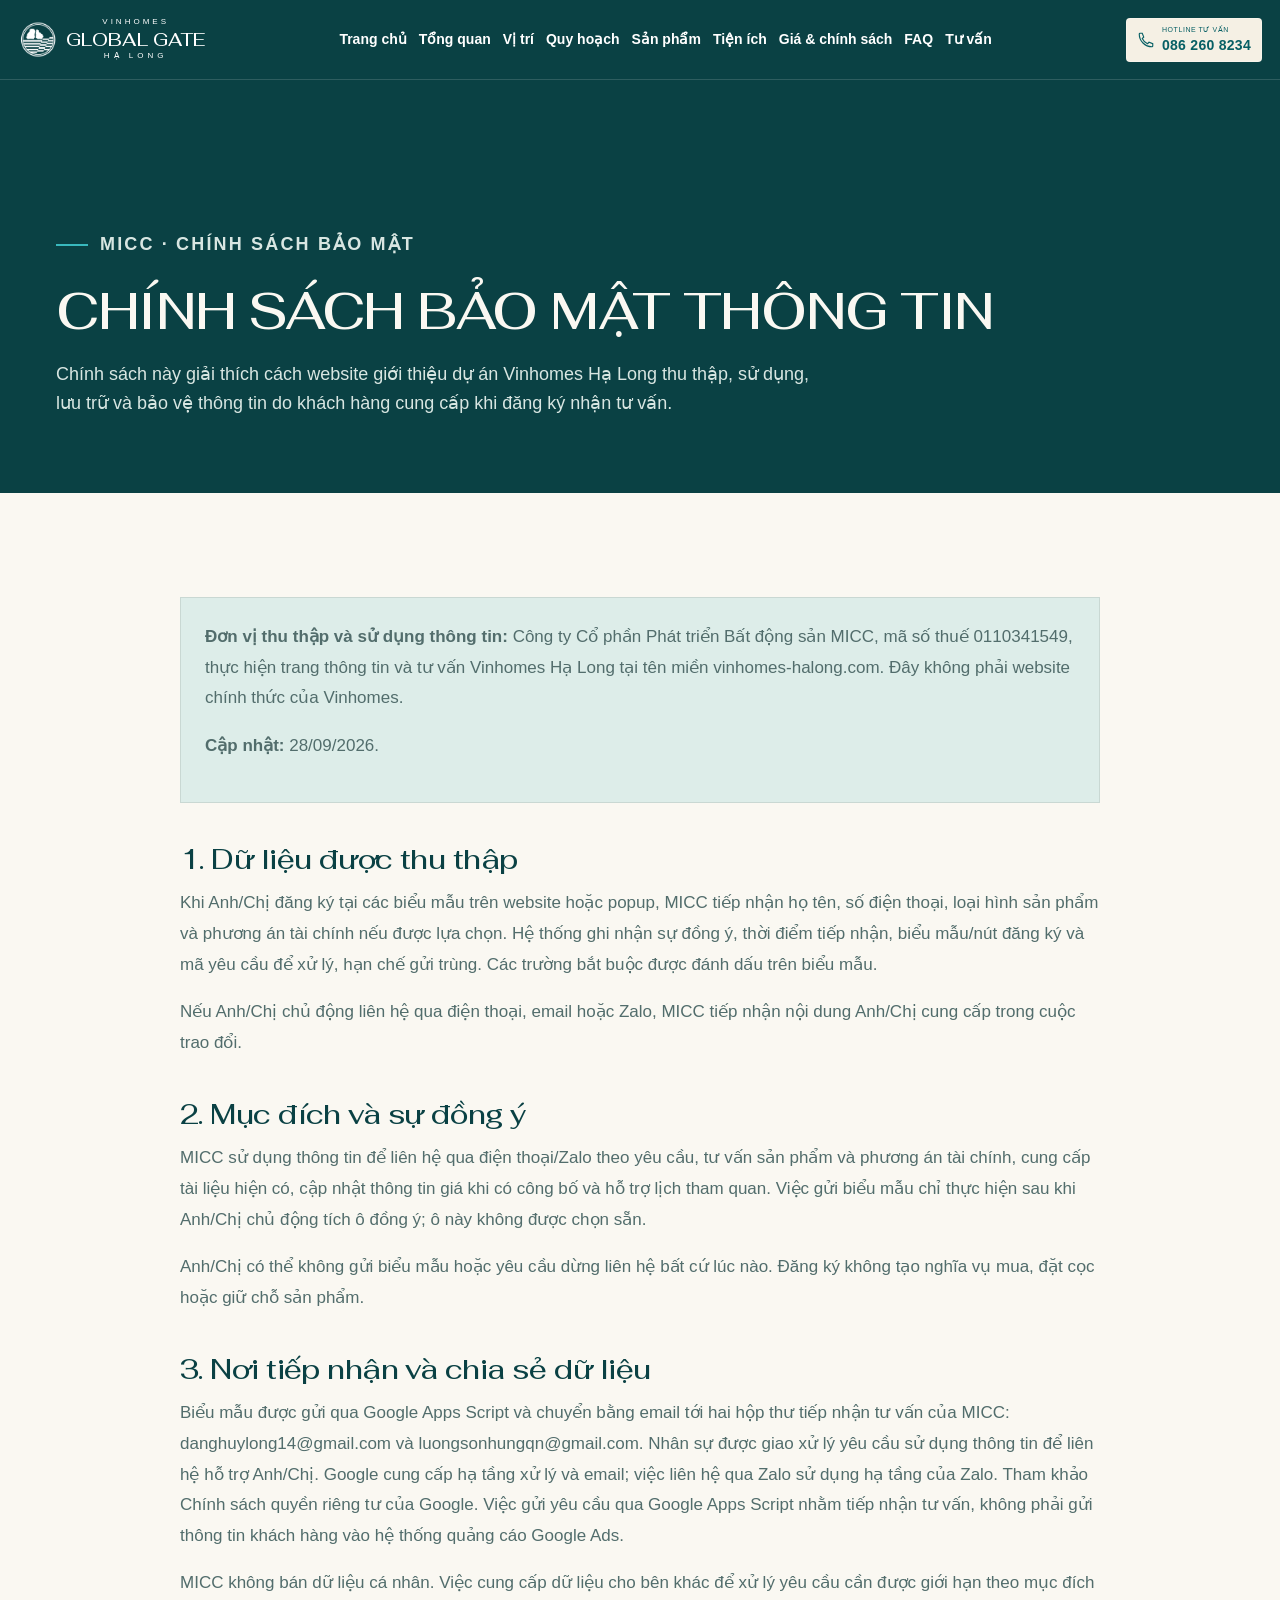
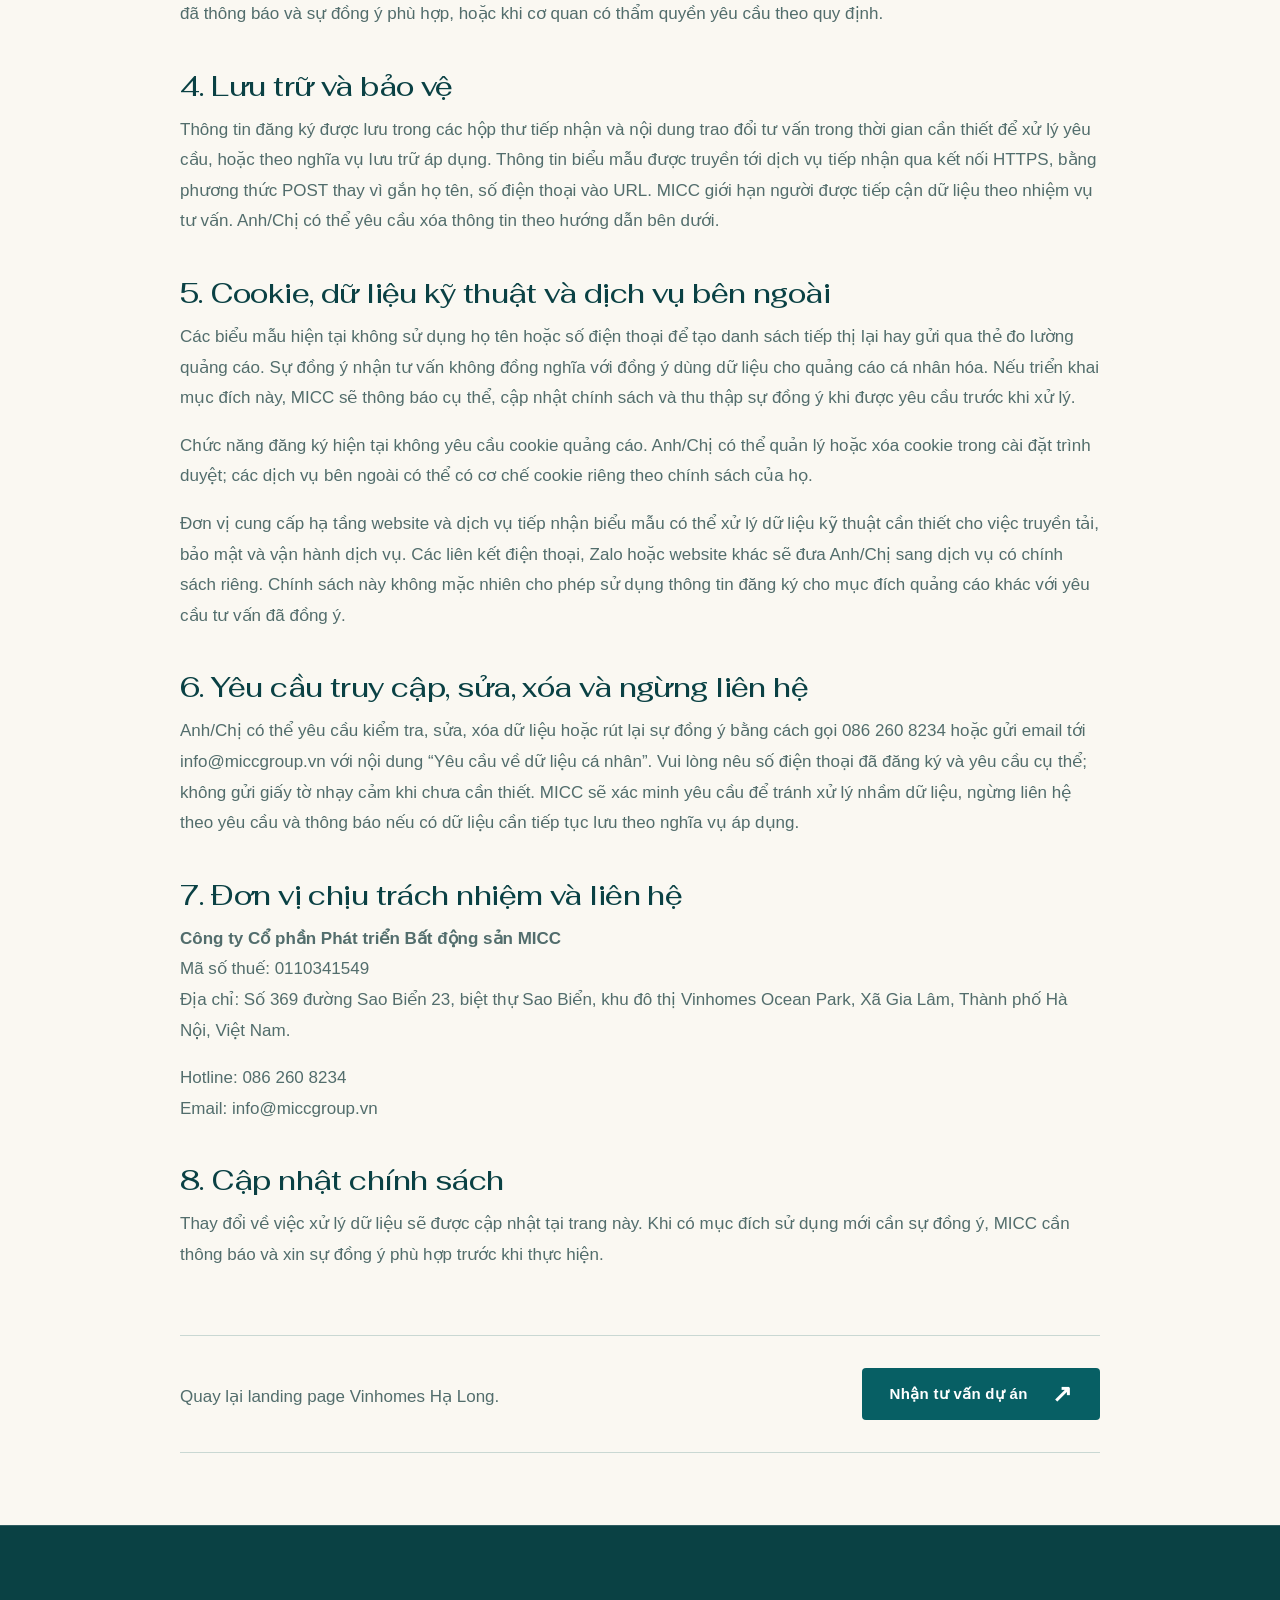
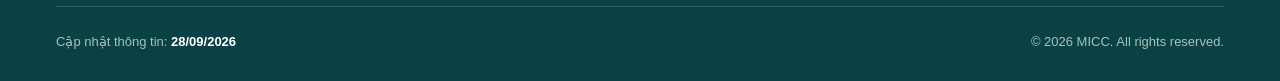
<file: chinh-sach-bao-mat.html>
<!doctype html>
<html lang="vi">
<head>
  <meta charset="utf-8">
  <meta name="viewport" content="width=device-width,initial-scale=1">
  <meta name="description" content="Chính sách bảo mật thông tin cho website giới thiệu dự án Vinhomes Hạ Long do Công ty Cổ phần Phát triển Bất động sản MICC thực hiện.">
  <title>Chính sách bảo mật | Vinhomes Hạ Long</title>
  <link rel="icon" type="image/webp" href="assets/images/favicon%20micc.webp">
  <link rel="stylesheet" href="styles.css">
</head>
<body>
  <header class="header wrap site-header">
    <a class="brand" href="index.html" aria-label="Vinhomes Global Gate Hạ Long"><img src="assets/images/logo-khong-text-white.png" alt="" width="389" height="364"><span class="brand-text"><span class="brand-parent">VINHOMES</span><span class="brand-name">GLOBAL GATE</span><span class="brand-location">HẠ LONG</span></span></a>
    <button class="menu-toggle" type="button" aria-expanded="false" aria-controls="main-nav"><span>Menu</span><span class="menu-lines" aria-hidden="true"></span></button>
    <nav class="main-nav" id="main-nav" aria-label="Điều hướng chính"><a href="index.html#trang-chu">Trang chủ</a><a href="index.html#tong-quan">Tổng quan</a><a href="index.html#vi-tri">Vị trí</a><a href="index.html#quy-hoach">Quy hoạch</a><a href="index.html#san-pham">Sản phẩm</a><a href="index.html#tien-ich">Tiện ích</a><a href="index.html#gia-ban">Giá &amp; chính sách</a><a href="index.html#hoi-dap">FAQ</a><a href="index.html#tu-van">Tư vấn</a></nav>
    <a class="header-cta header-hotline" href="tel:0862608234" aria-label="Gọi hotline 086 260 8234"><svg viewBox="0 0 24 24" fill="none" stroke="currentColor" stroke-width="1.5" aria-hidden="true"><path d="M7 3H4a1 1 0 0 0-1 1c0 9.4 7.6 17 17 17a1 1 0 0 0 1-1v-3l-5-2-2 2a14 14 0 0 1-7-7l2-2-2-5Z"/></svg><span class="hotline-copy"><small>HOTLINE TƯ VẤN</small><strong>086 260 8234</strong></span></a>
  </header>

  <main>
    <section class="policy-hero">
      <div class="wrap">
        <p class="section-kicker"><span></span>MICC · CHÍNH SÁCH BẢO MẬT</p>
        <h1>Chính sách bảo mật thông tin</h1>
        <p>Chính sách này giải thích cách website giới thiệu dự án Vinhomes Hạ Long thu thập, sử dụng, lưu trữ và bảo vệ thông tin do khách hàng cung cấp khi đăng ký nhận tư vấn.</p>
      </div>
    </section>

    <section class="policy-content">
      <article class="wrap">
        <div class="policy-box"><p><strong>Đơn vị thu thập và sử dụng thông tin:</strong> Công ty Cổ phần Phát triển Bất động sản MICC, mã số thuế 0110341549, thực hiện trang thông tin và tư vấn Vinhomes Hạ Long tại tên miền vinhomes-halong.com. Đây không phải website chính thức của Vinhomes.</p><p><strong>Cập nhật:</strong> 28/09/2026.</p></div>
<h2>1. Dữ liệu được thu thập</h2><p>Khi Anh/Chị đăng ký tại các biểu mẫu trên website hoặc popup, MICC tiếp nhận họ tên, số điện thoại, loại hình sản phẩm và phương án tài chính nếu được lựa chọn. Hệ thống ghi nhận sự đồng ý, thời điểm tiếp nhận, biểu mẫu/nút đăng ký và mã yêu cầu để xử lý, hạn chế gửi trùng. Các trường bắt buộc được đánh dấu trên biểu mẫu.</p><p>Nếu Anh/Chị chủ động liên hệ qua điện thoại, email hoặc Zalo, MICC tiếp nhận nội dung Anh/Chị cung cấp trong cuộc trao đổi.</p>
<h2>2. Mục đích và sự đồng ý</h2><p>MICC sử dụng thông tin để liên hệ qua điện thoại/Zalo theo yêu cầu, tư vấn sản phẩm và phương án tài chính, cung cấp tài liệu hiện có, cập nhật thông tin giá khi có công bố và hỗ trợ lịch tham quan. Việc gửi biểu mẫu chỉ thực hiện sau khi Anh/Chị chủ động tích ô đồng ý; ô này không được chọn sẵn.</p><p>Anh/Chị có thể không gửi biểu mẫu hoặc yêu cầu dừng liên hệ bất cứ lúc nào. Đăng ký không tạo nghĩa vụ mua, đặt cọc hoặc giữ chỗ sản phẩm.</p>
<h2>3. Nơi tiếp nhận và chia sẻ dữ liệu</h2><p>Biểu mẫu được gửi qua Google Apps Script và chuyển bằng email tới hai hộp thư tiếp nhận tư vấn của MICC: danghuylong14@gmail.com và luongsonhungqn@gmail.com. Nhân sự được giao xử lý yêu cầu sử dụng thông tin để liên hệ hỗ trợ Anh/Chị. Google cung cấp hạ tầng xử lý và email; việc liên hệ qua Zalo sử dụng hạ tầng của Zalo. Tham khảo <a href="https://policies.google.com/privacy" target="_blank" rel="noopener">Chính sách quyền riêng tư của Google</a>. Việc gửi yêu cầu qua Google Apps Script nhằm tiếp nhận tư vấn, không phải gửi thông tin khách hàng vào hệ thống quảng cáo Google Ads.</p><p>MICC không bán dữ liệu cá nhân. Việc cung cấp dữ liệu cho bên khác để xử lý yêu cầu cần được giới hạn theo mục đích đã thông báo và sự đồng ý phù hợp, hoặc khi cơ quan có thẩm quyền yêu cầu theo quy định.</p>
<h2>4. Lưu trữ và bảo vệ</h2><p>Thông tin đăng ký được lưu trong các hộp thư tiếp nhận và nội dung trao đổi tư vấn trong thời gian cần thiết để xử lý yêu cầu, hoặc theo nghĩa vụ lưu trữ áp dụng. Thông tin biểu mẫu được truyền tới dịch vụ tiếp nhận qua kết nối HTTPS, bằng phương thức POST thay vì gắn họ tên, số điện thoại vào URL. MICC giới hạn người được tiếp cận dữ liệu theo nhiệm vụ tư vấn. Anh/Chị có thể yêu cầu xóa thông tin theo hướng dẫn bên dưới.</p>
<h2>5. Cookie, dữ liệu kỹ thuật và dịch vụ bên ngoài</h2><p>Các biểu mẫu hiện tại không sử dụng họ tên hoặc số điện thoại để tạo danh sách tiếp thị lại hay gửi qua thẻ đo lường quảng cáo. Sự đồng ý nhận tư vấn không đồng nghĩa với đồng ý dùng dữ liệu cho quảng cáo cá nhân hóa. Nếu triển khai mục đích này, MICC sẽ thông báo cụ thể, cập nhật chính sách và thu thập sự đồng ý khi được yêu cầu trước khi xử lý.</p><p>Chức năng đăng ký hiện tại không yêu cầu cookie quảng cáo. Anh/Chị có thể quản lý hoặc xóa cookie trong cài đặt trình duyệt; các dịch vụ bên ngoài có thể có cơ chế cookie riêng theo chính sách của họ.</p><p>Đơn vị cung cấp hạ tầng website và dịch vụ tiếp nhận biểu mẫu có thể xử lý dữ liệu kỹ thuật cần thiết cho việc truyền tải, bảo mật và vận hành dịch vụ. Các liên kết điện thoại, Zalo hoặc website khác sẽ đưa Anh/Chị sang dịch vụ có chính sách riêng. Chính sách này không mặc nhiên cho phép sử dụng thông tin đăng ký cho mục đích quảng cáo khác với yêu cầu tư vấn đã đồng ý.</p>
<h2>6. Yêu cầu truy cập, sửa, xóa và ngừng liên hệ</h2><p>Anh/Chị có thể yêu cầu kiểm tra, sửa, xóa dữ liệu hoặc rút lại sự đồng ý bằng cách gọi 086 260 8234 hoặc gửi email tới info@miccgroup.vn với nội dung “Yêu cầu về dữ liệu cá nhân”. Vui lòng nêu số điện thoại đã đăng ký và yêu cầu cụ thể; không gửi giấy tờ nhạy cảm khi chưa cần thiết. MICC sẽ xác minh yêu cầu để tránh xử lý nhầm dữ liệu, ngừng liên hệ theo yêu cầu và thông báo nếu có dữ liệu cần tiếp tục lưu theo nghĩa vụ áp dụng.</p>
<h2>7. Đơn vị chịu trách nhiệm và liên hệ</h2><p><strong>Công ty Cổ phần Phát triển Bất động sản MICC</strong><br>Mã số thuế: 0110341549<br>Địa chỉ: Số 369 đường Sao Biển 23, biệt thự Sao Biển, khu đô thị Vinhomes Ocean Park, Xã Gia Lâm, Thành phố Hà Nội, Việt Nam.</p><p>Hotline: <a href="tel:0862608234">086 260 8234</a><br>Email: <a href="mailto:info@miccgroup.vn">info@miccgroup.vn</a></p>
<h2>8. Cập nhật chính sách</h2><p>Thay đổi về việc xử lý dữ liệu sẽ được cập nhật tại trang này. Khi có mục đích sử dụng mới cần sự đồng ý, MICC cần thông báo và xin sự đồng ý phù hợp trước khi thực hiện.</p>
        <div class="values-bottom">
          <p>Quay lại landing page Vinhomes Hạ Long.</p>
          <a class="values-cta" href="index.html#tu-van">Nhận tư vấn dự án<span aria-hidden="true">↗</span></a>
        </div>
      </article>
    </section>
  </main>

  <footer class="site-footer">
    <div class="wrap">
      <div class="footer-bottom"><p>Cập nhật thông tin: <strong>28/09/2026</strong></p><p>© 2026 MICC. All rights reserved.</p></div>
    </div>
  </footer>
  <script src="script.js"></script>
</body>
</html>
</file>
<file: styles.css>
@font-face{font-family:Fahkwang;src:url('assets/font-fahkwang/Fahkwang-Medium.ttf') format('truetype');font-weight:500;font-display:swap}
@font-face{font-family:Fahkwang;src:url('assets/font-fahkwang/Fahkwang-SemiBold.ttf') format('truetype');font-weight:600;font-display:swap}
:root{--color-primary:#075f64;--color-secondary:#39b9be;--color-accent:#d6bc7b;--color-bg:#f5f0e4;--color-surface:#faf8f2;--color-text:#0a4144;--color-muted:#526d6c;--color-border:#c9d8d3;--font-heading:Fahkwang,sans-serif;--font-body:Arial,Helvetica,sans-serif;--container:1360px;--radius-sm:4px;--radius-md:8px}
*{box-sizing:border-box}html{scroll-behavior:smooth;scroll-padding-top:24px}body{margin:0;background:var(--color-bg);color:var(--color-text);font-family:var(--font-body);font-size:16px;line-height:1.65;-webkit-font-smoothing:antialiased}a{color:inherit;text-decoration:none}button,input,select{font:inherit}a,button,input,select{-webkit-tap-highlight-color:transparent}a:focus-visible,button:focus-visible,input:focus-visible,select:focus-visible{outline:3px solid var(--color-secondary);outline-offset:4px}.wrap{width:calc(100% - 128px);max-width:var(--container);margin-inline:auto}h1,h2,h3{font-family:var(--font-heading);font-weight:500}h2{font-size:48px;line-height:1.18;letter-spacing:-.02em}p{margin-top:0}
/* A clear sky, one central message, and an unobstructed panorama. */
.hero{display:flex;flex-direction:column;background:linear-gradient(180deg,#e3f5f4 0%,#f7faf6 55%)}.header{order:0;height:80px;display:flex;align-items:center;justify-content:space-between;gap:24px;background:var(--color-primary);color:#fff;max-width:none;width:100%;padding-inline:max(64px,calc((100% - 1280px)/2))}.brand{display:flex;align-items:center;gap:12px;flex-shrink:0}.brand img{display:block;width:48px;height:auto}.brand-text{display:flex;flex-direction:column;text-align:center;gap:3px;color:#fff;line-height:1.1}.brand-parent{font-size:10px;letter-spacing:3px}.brand-name{font-family:Georgia,serif;font-size:22px;letter-spacing:1px}.brand-location{font-size:10px;letter-spacing:4px}.header-cta{display:flex;align-items:center;gap:16px;min-height:48px;font-size:15px;border-bottom:1px solid #ffffff70}.header-cta span{font-size:24px}.hero-body{order:1;padding-block:64px 48px;text-align:center}.hero-copy{max-width:800px;margin:auto}.eyebrow,.section-kicker{font-size:13px;font-weight:600;line-height:1.4;letter-spacing:.12em;text-transform:uppercase;display:flex;align-items:center;gap:12px;margin:0 0 24px}.eyebrow{justify-content:center}.eyebrow>span,.section-kicker>span{height:2px;width:32px;background:var(--color-secondary);flex-shrink:0}h1{font-size:64px;line-height:1.12;letter-spacing:-.025em;text-transform:uppercase;margin:0 0 24px}h1 span{color:var(--color-primary)}.intro{display:flex;align-items:center;justify-content:center;gap:16px}.esg{font-size:16px;font-weight:600;border:1px solid var(--color-border);border-radius:4px;padding:8px 12px;flex-shrink:0}.intro p{font-size:20px;line-height:1.55;text-align:left;margin:0}.description{max-width:680px;margin:24px auto;color:var(--color-muted);font-size:16px;line-height:1.65}.primary-cta,.values-cta{display:inline-flex;align-items:center;justify-content:center;gap:24px;min-height:52px;padding:14px 24px;border-radius:var(--radius-sm);background:var(--color-primary);color:#fff;font-size:15px;font-weight:600;line-height:1.4;letter-spacing:.02em;transition:background 180ms}.primary-cta:hover,.values-cta:hover,button[type=submit]:hover{background:var(--color-text)}.primary-cta span,.values-cta span{font-size:24px;line-height:1}.hero-image{display:block;order:2;width:100%}.hero-image img{display:block;width:100%;height:auto}.hero-bottom{order:3;display:flex;justify-content:space-between;gap:24px;padding-block:12px;font-size:12px;color:var(--color-muted)}.hero-bottom>span:first-child{letter-spacing:.12em}
/* A maximum of three headline metrics. */
.metrics{background:var(--color-surface);border-block:1px solid var(--color-border)}.metrics-inner{display:grid;grid-template-columns:repeat(3,minmax(0,1fr));padding-block:48px}.metric{padding-inline:32px;border-right:1px solid var(--color-border)}.metric:first-child{padding-left:0}.metric:last-child{border:0}.metric p{font-size:64px;font-weight:500;font-variant-numeric:tabular-nums;line-height:1.05;letter-spacing:-.035em;margin:0 0 16px}.metric p span{font-size:20px;letter-spacing:0;white-space:nowrap}.metric>span{font-size:13px;letter-spacing:.1em;color:var(--color-muted)}.footnote{display:flex;justify-content:space-between;gap:32px;padding-block:16px;font-size:12px;color:var(--color-muted)}.footnote p{max-width:650px;margin:0}.footnote strong{color:var(--color-text)}
/* Editorial landscape followed by open columns, rather than boxed cards. */
.values{padding:96px 0}.values-heading{text-align:center;max-width:800px;margin:0 auto 48px}.values-heading .section-kicker{justify-content:center}.values-heading h2{margin:0 0 24px;text-transform:uppercase}.values-heading h2 span{color:var(--color-primary)}.values-intro{font-size:20px;line-height:1.55;color:var(--color-muted);max-width:680px;margin:auto}.values-panorama{margin:0 0 64px}.values-panorama img{width:100%;height:auto;display:block}.values-panorama figcaption{font-size:13px;color:var(--color-muted);margin-top:12px;line-height:1.5}.values-grid{display:grid;grid-template-columns:repeat(2,minmax(0,1fr));column-gap:64px;row-gap:48px}.value-card{min-width:0;padding-top:24px;border-top:1px solid var(--color-border);display:flex;flex-direction:column}.value-topline{display:flex;align-items:center;gap:16px;font-size:13px;font-weight:600;letter-spacing:.12em;line-height:1.4;margin-bottom:24px}.value-number{color:var(--color-primary);font-size:16px;font-weight:500;border-bottom:2px solid var(--color-accent);padding-block:4px}.value-figure{font-size:60px;line-height:1.05;letter-spacing:-.035em;font-weight:500;font-variant-numeric:tabular-nums;color:var(--color-primary);margin-bottom:24px}.value-figure>span{display:inline-block;font-size:16px;line-height:1.5;letter-spacing:0;font-weight:400}.value-card h3{font-size:32px;font-weight:600;line-height:1.25;letter-spacing:-.015em;margin:0 0 16px}.value-card>p{font-size:16px;line-height:1.65;color:var(--color-muted);margin:0 0 24px;max-width:680px}.value-route{display:flex;align-items:center;gap:12px;font-size:14px;font-weight:500;padding:16px 0;margin-top:auto;border-top:1px solid var(--color-border)}.value-route i{height:1px;background:var(--color-secondary);flex:1;min-width:8px}.value-detail{font-size:13px;line-height:1.5;color:var(--color-muted)}.value-green-footer{display:flex;align-items:center;gap:24px;margin-top:auto;padding-top:16px;border-top:1px solid var(--color-border)}.value-green-footer>span{font-size:40px;font-weight:500;line-height:1.2;white-space:nowrap}.value-green-footer small{font-size:16px;font-weight:400}.value-green-footer p{font-size:13px;margin:0;line-height:1.6}.value-small .value-detail{border-top:1px solid var(--color-border);padding-top:16px;margin-top:auto}.value-finance{grid-column:1/-1;display:grid;grid-template-columns:1fr 1fr;gap:16px 64px;padding:32px;border:1px solid var(--color-border);border-radius:8px;background:var(--color-surface)}.value-finance .value-topline{grid-column:1/-1;margin:0}.value-finance .value-figure{grid-column:1;grid-row:2;margin:0}.value-finance h3{grid-column:1;grid-row:3;margin:0}.value-finance>p{grid-column:2;grid-row:2/4;margin:0;align-self:center}.value-finance .value-detail{grid-column:1/-1;margin-top:8px}.values-bottom{display:flex;align-items:center;justify-content:space-between;gap:32px;margin-top:48px;padding-block:32px;border-block:1px solid var(--color-border)}.values-bottom p{font-size:16px;color:var(--color-muted);margin:8px 0 0}.values-bottom .values-cta-title{font-family:var(--font-heading);font-size:24px;font-weight:500;color:var(--color-text);line-height:1.3;margin:0}.values-cta{flex-shrink:0}.values-note{font-size:13px;color:var(--color-muted);line-height:1.5;margin:16px 0 0}
/* A separate, readable lead area leaves the hero architecture visible. */
.lead-section{padding:96px 0;background:#e3f3f1}.lead-layout{display:grid;grid-template-columns:minmax(0,1fr) minmax(340px,440px);gap:80px;align-items:center}.lead-intro h2{font-size:40px;margin:0 0 24px}.lead-intro>p:not(.section-kicker){font-size:18px;color:var(--color-muted);max-width:580px;line-height:1.65}.lead-intro .lead-caption{font-size:13px!important;border-top:1px solid var(--color-border);padding-top:24px;margin-top:32px}.lead-card{background:var(--color-surface);border-radius:8px;padding:32px;box-shadow:0 12px 32px rgba(10,65,68,.08);scroll-margin-top:24px;min-width:0}.form-kicker{font-size:12px;letter-spacing:.12em;display:flex;align-items:center;gap:8px}.form-kicker span{width:6px;height:6px;background:var(--color-secondary);border-radius:50%}.lead-card h2{font-size:32px;line-height:1.25;margin:16px 0}.form-description{font-size:16px;color:var(--color-muted);margin-bottom:24px}label{display:block;font-size:14px;font-weight:500;line-height:1.4;margin:16px 0 8px}input,select{display:block;width:100%;min-height:48px;border:1px solid var(--color-border);border-radius:4px;background:#fff;color:var(--color-text);padding:12px;font-size:16px}input::placeholder{color:var(--color-muted)}button[type=submit]{display:flex;align-items:center;justify-content:space-between;gap:12px;width:100%;min-height:52px;padding:14px 20px;margin-top:24px;border:0;border-radius:4px;background:var(--color-primary);color:#fff;font-size:15px;font-weight:600;line-height:1.4;cursor:pointer;transition:background 180ms}button[type=submit] span{font-size:24px}.privacy{display:flex;align-items:center;justify-content:center;gap:8px;font-size:12px;line-height:1.5;color:var(--color-muted);margin:12px 0 0}.privacy svg{width:16px;height:16px;flex-shrink:0}.form-status{font-size:14px;padding:12px;background:var(--color-bg);border-radius:4px;margin:16px 0 0}
@media(max-width:1200px){.wrap{width:calc(100% - 80px)}.header{padding-inline:40px}.hero-body{padding-top:56px}h1{font-size:52px}h2{font-size:40px}.metric p{font-size:60px}.values-grid{column-gap:40px}.lead-layout{gap:40px}.lead-intro h2{font-size:34px}.value-card h3{font-size:28px}.values-bottom{align-items:flex-start;flex-direction:column;gap:24px}}
@media(max-width:900px){.wrap{width:calc(100% - 48px)}.header{height:72px;padding-inline:24px}.hero-body{padding-block:48px 40px}h1{font-size:44px}.intro p,.values-intro{font-size:19px}.values,.lead-section{padding-block:72px}.values-grid{gap:40px 24px}.value-figure{font-size:48px}.value-figure>span{display:block;margin-top:8px}.value-finance{gap:16px 24px}.value-topline{letter-spacing:.06em;font-size:12px}.metric{padding-inline:20px}.metric p{font-size:48px}.metric p span{font-size:16px}.metric>span{font-size:12px}.footnote{display:block}.footnote p{margin-top:8px}.lead-layout{grid-template-columns:1fr;gap:32px}.lead-card{width:100%;max-width:580px}.lead-intro h2{font-size:40px}.values-heading{margin-bottom:32px}}
@media(max-width:600px){.wrap{width:calc(100% - 40px)}.header{width:100%;height:64px;padding-inline:20px;gap:12px}.brand{gap:8px}.brand img{width:36px}.brand-parent{font-size:9px;letter-spacing:2px}.brand-name{font-size:17px;letter-spacing:.3px}.brand-location{font-size:9px;letter-spacing:3px}.header-cta{font-size:12px;line-height:1.4;gap:8px;max-width:118px;border-bottom:0}.header-cta span{font-size:20px}.hero-body{padding-block:40px 32px}h1{font-size:38px;line-height:1.12;overflow-wrap:normal}h2,.lead-intro h2{font-size:32px}.eyebrow,.section-kicker{font-size:12px;letter-spacing:.08em;gap:8px}.eyebrow>span{display:none}.intro{gap:12px}.intro p{font-size:18px}.esg{font-size:14px;padding:6px 8px}.description{font-size:16px;text-wrap:pretty}.hero-image img{width:100%;height:auto}.hero-bottom{font-size:12px;align-items:flex-start;gap:20px}.hero-bottom span:last-child{text-align:right}.primary-cta{font-size:15px;padding-inline:20px;gap:16px}.metrics-inner{grid-template-columns:1fr;padding-block:0}.metric,.metric:first-child{padding:24px 0;border:0;border-bottom:1px solid var(--color-border);display:flex;align-items:center;justify-content:space-between;gap:16px}.metric p{font-size:48px;margin:0;white-space:nowrap}.metric>span{max-width:140px;text-align:right;line-height:1.5}.metric:last-child{border:0}.values,.lead-section{padding-block:56px}.values-heading{text-align:left}.values-heading .section-kicker{justify-content:flex-start}.values-heading h2{font-size:32px}.values-intro{font-size:18px}.values-panorama{margin-bottom:32px}.values-panorama figcaption{font-size:12px}.values-grid{grid-template-columns:1fr;gap:32px}.value-card{padding-top:24px}.value-card h3{font-size:25px}.value-figure>span{display:inline-block;margin:0;font-size:15px}.value-topline{font-size:12px}.value-finance{display:flex;gap:0;padding:24px}.value-finance .value-topline{margin-bottom:24px}.value-finance .value-figure{margin-bottom:24px}.value-finance h3{margin-bottom:16px}.value-finance>p{margin-bottom:24px}.value-finance .value-detail{margin:0}.values-bottom{margin-top:32px;padding-block:24px}.values-bottom .values-cta-title{font-size:22px}.values-cta{width:100%;font-size:15px;padding-inline:20px;gap:16px}.values-note{font-size:12px}.lead-card{padding:24px}.lead-card h2{font-size:28px}.lead-intro .lead-caption{font-size:13px}.form-kicker{font-size:11px}.privacy{font-size:12px}}
@media(max-width:380px){h1{font-size:34px}.brand-name{font-size:15px}.brand img{width:32px}.header-cta{max-width:102px;font-size:11px}.intro{align-items:flex-start}.intro p{font-size:16px}.primary-cta,.values-cta{font-size:14px;padding-inline:16px}.metric p{font-size:42px}.value-figure>span{display:block;margin-top:8px}}
@media(prefers-reduced-motion:reduce){html{scroll-behavior:auto}*,*::before,*::after{transition:none!important;animation:none!important}}

strong{font-weight:600}

/* Hero copy sits on the panorama, with a localized readable overlay. */
.hero{position:relative;isolation:isolate;min-height:800px;background:var(--color-primary);color:#fff;overflow:hidden}
.hero .hero-image{position:absolute;inset:0;z-index:-2;height:100%}
.hero .hero-image img{width:100%;height:100%;object-fit:cover;object-position:60% 55%}
.hero::before{content:"";position:absolute;inset:0;z-index:-1;background:linear-gradient(90deg,rgba(3,47,51,.88) 0%,rgba(3,47,51,.72) 40%,rgba(3,47,51,.15) 76%),linear-gradient(180deg,rgba(3,47,51,.25),transparent 60%,rgba(3,47,51,.45))}
.site-header{background:rgba(3,47,51,.26);border-bottom:1px solid #ffffff30}
.hero-body{flex:1;display:flex;align-items:center;text-align:left;padding-block:72px}
.hero-copy{width:100%;max-width:760px;margin:0}
.hero .eyebrow{justify-content:flex-start;color:#fff}
.hero h1{text-transform:none;font-size:clamp(44px,4.45vw,64px);text-shadow:0 2px 18px #032f3330}
.hero h1 span{color:#fff}
.hero .intro{justify-content:flex-start}
.hero .esg{color:#fff;border-color:#ffffff80;background:#075f644d}
.hero .description{margin:24px 0 32px;max-width:600px;color:#fff}
.hero .primary-cta{border:1px solid #ffffff80;box-shadow:0 8px 24px #032f3326}
.hero .hero-bottom{color:#fff;border-top:1px solid #ffffff40}
/* Photo cards: two featured stories, three supporting stories. */
.values-grid{grid-template-columns:repeat(6,minmax(0,1fr));gap:24px}
.value-card,.value-finance{grid-column:span 3;display:flex;flex-direction:column;padding:0;gap:0;overflow:hidden;border:1px solid var(--color-border);border-radius:8px;background:#fff;box-shadow:0 6px 20px rgba(10,65,68,.04);transition:transform 240ms ease,box-shadow 240ms ease,border-color 240ms ease}
.value-small{grid-column:span 2}
.value-media{position:relative;overflow:hidden;aspect-ratio:16/9;margin:0;background:#e3f3f1;flex-shrink:0}
.value-media img{width:100%;height:100%;display:block;object-fit:cover;transition:transform 700ms cubic-bezier(.22,1,.36,1)}
.value-media figcaption{position:absolute;bottom:10px;right:12px;border-radius:4px;background:rgba(3,47,51,.82);color:#fff;font-size:11px;line-height:1.5;padding:4px 8px}
.value-content{position:relative;display:flex;flex-direction:column;flex:1;padding:32px}
.value-content::before{content:"";position:absolute;top:0;left:32px;width:48px;height:3px;background:var(--color-secondary);transition:width 400ms ease}
.value-content>p{font-size:16px;line-height:1.65;color:var(--color-muted);margin:0 0 24px}
.value-content .value-topline{font-size:12px;letter-spacing:.08em;gap:12px;margin-bottom:24px}
.value-content .value-number{border:0;border-radius:50%;width:34px;height:34px;display:grid;place-items:center;flex-shrink:0;background:#e3f3f1;color:var(--color-primary)}
.value-content .value-figure{font-size:56px;margin-bottom:20px}
.value-content .value-figure>span{font-size:15px}
.value-small .value-content{padding:26px}
.value-small .value-content::before{left:26px}
.value-small .value-content h3{font-size:25px;margin:0 0 16px}
.value-small .value-content .value-figure{font-size:48px;margin:0 0 20px}
.value-small .value-figure>span{display:block;margin-top:8px;font-size:14px}
.value-small .value-topline{font-size:11px;letter-spacing:.04em}
.value-finance .value-content>p{margin:0 0 24px}
.value-finance .value-content .value-detail{margin-top:auto}
.value-green .value-content{background:linear-gradient(155deg,#fff,#eff8f5)}
.value-finance .value-content{background:linear-gradient(155deg,#fff,#f8f5eb)}
.value-finance .value-content::before{background:var(--color-accent)}
@media(hover:hover) and (pointer:fine){.value-card:hover{transform:translateY(-6px);box-shadow:0 16px 36px rgba(10,65,68,.13);border-color:var(--color-secondary)}.value-card:hover .value-media img{transform:scale(1.03)}.value-card:hover .value-content::before{width:88px}}
@media(max-width:1100px){.value-content{padding:26px}.value-small .value-content{padding:22px}.value-content .value-figure{font-size:48px}.value-small .value-content h3{font-size:23px}.value-content .value-topline{letter-spacing:.02em}}
@media(max-width:900px){.hero{min-height:760px}.hero-body{padding-block:56px}.hero h1{font-size:48px}.values-grid{grid-template-columns:repeat(2,minmax(0,1fr));gap:20px}.value-card,.value-small{grid-column:span 1}.value-finance{grid-column:1/-1;display:grid;grid-template-columns:1fr 1fr;gap:0}.value-finance .value-media{height:100%;aspect-ratio:auto;min-height:300px}.value-finance .value-media img{object-fit:contain}.value-content .value-figure>span{display:block;margin-top:8px}.value-content h3{font-size:28px}}
@media(max-width:600px){.hero{min-height:820px}.hero .hero-image img{object-position:50% 44%}.hero::before{background:linear-gradient(180deg,rgba(3,47,51,.78),rgba(3,47,51,.7) 55%,rgba(3,47,51,.28))}.hero-body{align-items:flex-start;padding-block:48px 100px}.hero h1{font-size:38px}.hero .eyebrow{font-size:12px}.hero .intro p{font-size:18px}.hero .description{font-size:16px}.values-grid{grid-template-columns:1fr;gap:24px}.value-card,.value-small,.value-finance{grid-column:auto;display:flex}.value-finance .value-media{min-height:0;height:auto;aspect-ratio:16/11}.value-finance .value-media img{object-fit:cover}.value-content,.value-small .value-content{padding:24px}.value-content::before,.value-small .value-content::before{left:24px}.value-content .value-topline,.value-small .value-topline{font-size:12px;letter-spacing:.04em}.value-content h3,.value-small .value-content h3{font-size:25px}.value-content .value-figure,.value-small .value-content .value-figure{font-size:48px}.value-content .value-figure>span{display:block;font-size:15px}.value-green-footer{gap:16px}}
@media(max-width:380px){.hero h1{font-size:34px}.hero .intro p{font-size:16px}.hero .eyebrow{font-size:11px}.value-content .value-topline{font-size:11px}}
@media(prefers-reduced-motion:reduce){.value-card,.value-media img,.value-content::before{transition:none!important}.value-card:hover,.value-card:hover .value-media img{transform:none}}

/* Digital art direction, 24 September 2026: warm canvas / deep sea. */
:root{--bg-warm:#f5f0e4;--bg-light:#faf8f2;--sea-deep:#075f64;--sea-ink:#0a4144;--bay-turquoise:#39b9be;--bay-mist:#ddede9;--champagne:#d6bc7b;--text-muted:#526d6c;--line:#c9d8d3;--space-section:clamp(64px,8vw,144px);--ease-editorial:cubic-bezier(.22,1,.36,1)}
body{background:var(--bg-warm);font-size:18px;line-height:1.65}
.wrap{width:calc(100% - 112px);max-width:var(--container)}
.hero{min-height:min(900px,92svh);background:var(--sea-deep)}
.site-header{width:100%;max-width:none;padding-inline:max(56px,calc((100% - 1360px)/2));height:80px;background:rgba(3,47,51,.16)}
.hero .hero-image img{object-position:66% 48%}
.hero::before{background:linear-gradient(90deg,rgba(3,47,51,.87) 0%,rgba(3,47,51,.73) 35%,rgba(3,47,51,.32) 56%,rgba(3,47,51,.04) 79%),linear-gradient(180deg,rgba(3,47,51,.18),transparent 30%,transparent 82%,rgba(3,47,51,.48))}
.hero-body{padding-block:64px 72px}
.hero-copy{max-width:700px}
.hero h1{font-size:clamp(42px,5.3vw,82px);font-weight:500;line-height:1.12;letter-spacing:-.035em;margin-bottom:32px}
.hero .description{max-width:600px;font-size:18px;line-height:1.65;margin:24px 0 32px}
.hero .intro p{font-size:18px;line-height:1.6}
.hero .primary-cta{padding-inline:28px;border-color:#ffffff60;box-shadow:none;min-height:52px}
.hero .eyebrow{font-size:13px;letter-spacing:.12em}
.hero .hero-bottom{font-size:12px;padding-block:16px}
.metrics{background:var(--sea-deep);border:0;color:var(--bg-light)}
.metrics-inner{padding-block:56px}
.metric{border-color:#ffffff30;padding-inline:48px}
.metric p{font-size:clamp(64px,5.4vw,80px);font-weight:400;color:var(--bg-light)}
.metric p span{font-size:22px;color:var(--champagne)}
.metric>span{color:var(--bg-light);font-size:13px;letter-spacing:.1em}
.footnote{padding-block:20px;font-size:13px}
.values{padding-block:var(--space-section);background:var(--bg-warm)}
.values-heading{max-width:940px;margin-bottom:64px}
.values-heading h2{font-size:clamp(40px,4.2vw,60px);text-transform:none;font-weight:500;line-height:1.18;letter-spacing:-.025em;margin-bottom:28px}
.values-intro{max-width:680px;font-size:18px;line-height:1.7}
.values-grid{gap:32px}
.value-card,.value-finance{border-radius:4px;background:var(--bg-light);border-color:var(--line);box-shadow:none}
.value-content,.value-small .value-content{padding:32px}
.value-content::before,.value-small .value-content::before{left:32px;height:2px}
.value-green .value-content,.value-finance .value-content{background:var(--bg-light)}
.value-content .value-number{background:transparent;border-bottom:1px solid var(--champagne);border-radius:0;width:28px}
.value-content>p{font-size:18px;line-height:1.65}
.value-content h3{font-size:32px;font-weight:500}
.value-small .value-content h3{font-size:28px;font-weight:500}
.value-content .value-figure{font-size:64px;font-weight:400}
.value-small .value-content .value-figure{font-size:56px;font-weight:400}
.value-media figcaption{font-size:12px;border-radius:0}
.value-content .value-topline,.value-small .value-topline{font-size:12px;letter-spacing:.08em}
.values-bottom{margin-top:64px;padding-block:32px}
.values-bottom .values-cta-title{font-size:30px;font-weight:500}
.values-bottom p{font-size:17px}
.values-cta{border-radius:4px;padding-inline:28px;min-height:52px}
.lead-section{padding-block:var(--space-section);background:var(--bg-light);border-top:1px solid var(--line)}
.lead-layout{gap:80px;grid-template-columns:minmax(0,7fr) minmax(340px,5fr)}
.lead-intro h2{font-size:clamp(36px,3.6vw,52px);font-weight:500;line-height:1.2;max-width:700px}
.lead-card{background:var(--bg-warm);border:1px solid var(--line);border-radius:4px;box-shadow:none;padding:40px}
.lead-card h2{font-size:34px;font-weight:500}
input,select{background:var(--bg-light)}
@media(hover:hover) and (pointer:fine){.value-card:hover{transform:translateY(-4px);box-shadow:0 12px 32px rgba(10,65,68,.08);border-color:var(--bay-turquoise)}}
@media(max-width:1200px){.wrap{width:calc(100% - 96px)}.site-header{padding-inline:48px}.values-grid{gap:24px}.value-content,.value-small .value-content{padding:24px}.value-content::before,.value-small .value-content::before{left:24px}.value-small .value-content h3{font-size:26px}.lead-layout{gap:48px}.lead-card{padding:32px}.metric{padding-inline:32px}}
@media(max-width:900px){.wrap{width:calc(100% - 48px)}.site-header{padding-inline:24px;height:76px}.hero-copy{max-width:660px}.hero-body{padding-block:56px}.hero h1{font-size:56px}.hero::before{background:linear-gradient(90deg,rgba(3,47,51,.87),rgba(3,47,51,.62) 60%,rgba(3,47,51,.2))}.values,.lead-section{padding-block:80px}.values-heading h2{font-size:44px}.values-heading{margin-bottom:48px}.value-content>p{font-size:17px}.value-content .value-figure{font-size:56px}.value-small .value-content .value-figure{font-size:52px}.lead-layout{grid-template-columns:1fr;gap:40px}.lead-card{max-width:640px}.metric p{font-size:60px}.metric p span{font-size:18px}.metric{padding-inline:24px}}
@media(max-width:600px){body{font-size:16px}.wrap{width:calc(100% - 40px)}.hero{min-height:820px}.site-header{width:100%;height:76px;padding-inline:20px}.hero .hero-image img{object-position:69% 45%}.hero::before{background:linear-gradient(180deg,rgba(3,47,51,.67),rgba(3,47,51,.79) 36%,rgba(3,47,51,.67) 65%,rgba(3,47,51,.25))}.hero-body{padding-block:48px 96px}.hero h1{font-size:42px;letter-spacing:-.03em;line-height:1.14;margin-bottom:24px}.hero .eyebrow{font-size:12px;letter-spacing:.08em}.hero .description,.hero .intro p{font-size:16px}.hero .primary-cta{padding-inline:20px;font-size:14px}.metrics-inner{padding-block:8px}.metric,.metric:first-child{padding:28px 0;border-color:#ffffff30}.metric p{font-size:52px}.metric p span{font-size:18px}.metric>span{font-size:12px}.footnote{font-size:12px}.values,.lead-section{padding-block:64px}.values-heading h2{font-size:36px}.values-intro{font-size:16px}.values-heading{margin-bottom:40px}.values-grid{gap:24px}.value-content>p{font-size:16px}.value-content h3,.value-small .value-content h3{font-size:26px}.value-content .value-figure,.value-small .value-content .value-figure{font-size:52px}.value-content .value-topline,.value-small .value-topline{letter-spacing:.04em}.values-bottom{margin-top:40px}.values-bottom .values-cta-title{font-size:26px}.values-bottom p{font-size:16px}.values-cta{font-size:14px;padding-inline:20px}.lead-intro h2{font-size:34px}.lead-card{padding:24px}.lead-card h2{font-size:30px}}
@media(max-width:380px){.hero h1{font-size:40px}.hero .eyebrow{font-size:11px}.metric p{font-size:48px}.value-content .value-topline{font-size:11px}}
@media(prefers-reduced-motion:reduce){.value-card:hover{transform:none}.value-card,.value-media img,.value-content::before{transition:none!important}}

/* Project overview — a deep-sea editorial chapter. */
.overview{padding-block:var(--space-section);background:var(--sea-ink);color:var(--bg-light);position:relative}
.overview-heading{display:grid;grid-template-columns:7fr 4fr;gap:64px;align-items:end;margin-bottom:56px}
.overview .section-kicker{color:var(--bg-light)}
.overview .section-kicker>span{background:var(--champagne)}
.overview-heading h2{font-size:clamp(38px,4vw,58px);font-weight:500;line-height:1.2;letter-spacing:-.03em;margin:0}
.overview-heading h2>span{color:#d8e7df}
.overview-intro{font-size:18px;line-height:1.7;color:#d8e7df;margin:0 0 4px;max-width:420px}
.overview-layout{display:grid;grid-template-columns:minmax(0,7fr) minmax(0,4fr);gap:64px;align-items:start}
.overview-visual{min-width:0}
.overview-figure{margin:0}
.overview-image-link{display:block;position:relative;overflow:hidden;background:var(--sea-deep)}
.overview-image-link img{display:block;width:100%;height:auto;transition:filter 240ms ease}
.overview-image-action{position:absolute;right:16px;top:16px;display:flex;align-items:center;gap:24px;padding:10px 16px;min-height:44px;font-size:14px;background:var(--bg-warm);color:var(--sea-ink);border-radius:4px;transition:background 200ms}
.overview-image-action>span{font-size:22px}
.overview-figure figcaption{font-size:12px;line-height:1.5;color:#cadbd5;margin-top:12px}
.overview-scale{display:flex;justify-content:space-between;align-items:end;gap:32px;border-bottom:1px solid #ffffff30;padding:32px 0 24px}
.overview-label{font-size:12px;line-height:1.5;letter-spacing:.12em;display:block;color:#d8e7df}
.overview-scale-main p{font-size:clamp(64px,7vw,104px);line-height:1;letter-spacing:-.045em;font-weight:400;color:var(--champagne);margin:16px 0 0;font-variant-numeric:tabular-nums}
.overview-scale-main p>span{font-size:26px;letter-spacing:0}
.overview-scale-copy{font-size:16px;line-height:1.7;color:#d8e7df;margin:0 0 4px}
.overview-facts-kicker{font-size:12px;letter-spacing:.12em;color:var(--bg-light);padding-bottom:20px;border-bottom:1px solid #ffffff30;margin:0}
.overview-facts dl{margin:0}
.overview-facts dl>div{padding-block:19px;border-bottom:1px solid #ffffff26}
.overview-facts dt{font-size:13px;color:#cadbd5;line-height:1.5;margin-bottom:8px}
.overview-facts dd{font-size:18px;line-height:1.55;margin:0}
.overview-facts dd small{display:block;font-size:13px;line-height:1.6;color:#cadbd5;margin-top:6px}
.overview-fact-pair{display:grid;grid-template-columns:1fr 1.3fr;gap:24px}
.overview-facts .overview-fact-number{font-size:32px;line-height:1.3;letter-spacing:-.025em;white-space:nowrap}
.overview-fact-number>span{font-size:14px;display:block;letter-spacing:0;color:#d8e7df;margin-top:4px}
.overview-chapters{display:grid;grid-template-columns:4fr 7fr;gap:80px;margin-top:72px;padding-top:48px;border-top:1px solid #ffffff30}
.overview-chapter-intro h3{font-size:30px;line-height:1.35;letter-spacing:-.02em;margin:20px 0 20px;font-weight:500}
.overview-chapter-intro>p{font-size:17px;color:#d8e7df;line-height:1.7;max-width:380px;margin:0}
.overview-detail{border-bottom:1px solid #ffffff30}
.overview-detail:first-child{border-top:1px solid #ffffff30}
.overview-detail summary{display:flex;align-items:center;justify-content:space-between;gap:24px;cursor:pointer;padding:24px 0;list-style:none;font-size:22px;line-height:1.4;font-weight:400}
.overview-detail summary::-webkit-details-marker{display:none}
.overview-detail summary small{font-size:12px;letter-spacing:.1em;color:#d8e7df;margin-right:20px}
.overview-detail summary:focus-visible{outline:2px solid var(--bay-turquoise);outline-offset:5px}
.overview-toggle{position:relative;display:block;width:20px;height:20px;flex-shrink:0}
.overview-toggle::before,.overview-toggle::after{content:"";position:absolute;background:var(--bg-light);left:0;top:9px;width:20px;height:1px}
.overview-toggle::after{transform:rotate(90deg);transition:transform 200ms}
.overview-detail[open] .overview-toggle::after{transform:rotate(0)}
.overview-detail-body{padding:0 0 24px 38px}
.overview-districts{list-style:none;padding:0;margin:0}
.overview-districts li{display:flex;align-items:center;justify-content:space-between;gap:24px;padding:14px 0;border-bottom:1px solid #ffffff12;font-size:17px;line-height:1.5}
.overview-districts li:last-child{border:0}
.overview-districts small{display:block;font-size:12px;color:#cadbd5;margin-top:3px}
.overview-districts strong{font-size:16px;font-weight:400;white-space:nowrap;font-variant-numeric:tabular-nums}
.overview-products p{font-size:16px;color:#d8e7df;line-height:1.7;margin:0 0 20px}
.overview-products p:last-child{margin:0}
.overview-products strong{display:block;color:var(--bg-light);font-size:17px;font-weight:600;margin-bottom:4px}
.overview-footer{display:flex;align-items:center;justify-content:space-between;gap:32px;padding:32px 0;margin-top:48px;border-top:1px solid #ffffff30}
.overview-footer>p{font-family:var(--font-heading);font-size:24px;line-height:1.4;margin:0;font-weight:500;max-width:600px}
.overview-cta{min-height:52px;padding:14px 24px;border:1px solid #cadbd5;border-radius:4px;display:inline-flex;align-items:center;justify-content:space-between;gap:24px;font-size:15px;line-height:1.4;flex-shrink:0;transition:background 200ms,color 200ms}
.overview-cta>span{font-size:22px}
.overview-source{font-size:12px;color:#cadbd5;line-height:1.6;margin:0;max-width:900px}
@media(hover:hover) and (pointer:fine){.overview-cta:hover{background:var(--bg-warm);color:var(--sea-ink)}.overview-image-link:hover img{filter:brightness(1.06)}.overview-image-link:hover .overview-image-action{background:#fff}.overview-detail summary:hover{color:#b9e7e5}}
@media(max-width:1200px){.overview-heading,.overview-layout{gap:40px;grid-template-columns:6fr 5fr}.overview-chapters{gap:48px}.overview-scale{align-items:start;flex-direction:column;gap:16px}.overview-scale-copy br{display:none}.overview-facts dd{font-size:17px}}
@media(max-width:900px){.overview-heading{grid-template-columns:1fr;gap:24px;margin-bottom:40px}.overview-intro{max-width:640px}.overview-layout{grid-template-columns:1fr;gap:40px}.overview-scale{flex-direction:row;align-items:end}.overview-chapters{grid-template-columns:1fr;gap:32px;margin-top:48px;padding-top:40px}.overview-chapter-intro>p{max-width:640px}.overview-facts dl{display:grid;grid-template-columns:1fr 1fr;gap:0 32px}.overview-fact-pair{grid-column:1/-1}.overview-facts dl>div:last-child{grid-column:1/-1}.overview-footer{align-items:flex-start;flex-direction:column;gap:24px}}
@media(max-width:600px){.overview{padding-block:64px}.overview-heading h2{font-size:36px}.overview-intro{font-size:16px}.overview-image-action{right:10px;top:10px;gap:12px;font-size:12px;padding:8px 12px}.overview-scale{gap:20px;align-items:start;flex-direction:column;padding-top:24px}.overview-scale-main p{font-size:76px}.overview-scale-main p>span{font-size:24px}.overview-scale-copy{font-size:16px}.overview-facts dl{display:block}.overview-facts dd{font-size:17px}.overview-facts .overview-fact-number{font-size:32px}.overview-chapter-intro h3{font-size:26px}.overview-chapter-intro>p{font-size:16px}.overview-detail summary{font-size:20px;padding-block:20px;gap:16px}.overview-detail summary small{margin-right:12px}.overview-detail-body{padding-left:0}.overview-districts li{font-size:16px;gap:16px}.overview-districts strong{font-size:15px}.overview-footer{margin-top:32px;padding-block:24px}.overview-footer>p{font-size:24px}.overview-cta{width:100%;font-size:14px;padding-inline:20px}}
@media(prefers-reduced-motion:reduce){.overview-image-link img,.overview-image-action,.overview-cta,.overview-toggle::after{transition:none}}

/* Values hierarchy: two feature cards, three compact supporting cards. */
.values .values-heading{margin-bottom:32px}
.values .values-heading h2{margin-bottom:18px}
.values .values-grid{grid-template-columns:repeat(6,minmax(0,1fr));gap:24px}
.values .value-card{grid-column:span 3;background:var(--bg-light);box-shadow:none;transition:none}
.values .value-small{grid-column:span 2;display:flex}
.values .value-card .value-media{aspect-ratio:16/9;min-height:0;height:auto}
.values .value-card:not(.value-small) .value-media{aspect-ratio:16/8.8}
.values .value-small .value-media{aspect-ratio:2.25/1}
.values .value-media img{object-fit:cover;transition:transform 650ms var(--ease-editorial)}
.values .value-card .value-content{padding:28px 32px}
.values .value-content::before{display:none}
.values .value-content .value-topline{font-size:12px;letter-spacing:.1em;margin-bottom:18px;gap:12px}
.values .value-content .value-number{display:inline-block;flex-shrink:0;width:auto;height:auto;padding:0 12px 0 0;border:0;border-right:1px solid var(--line);border-radius:0;background:transparent;color:var(--text-muted);font-size:12px;line-height:1.5;font-weight:400;letter-spacing:.08em}
.values .value-content .value-figure{font-size:64px;line-height:1.05;letter-spacing:-.04em;margin:0 0 20px;font-weight:400}
.values .value-content .value-figure>span{font-size:16px;letter-spacing:0;display:inline-block;margin:0;line-height:1.4}
.values .value-content h3{font-size:30px;line-height:1.25;margin-bottom:16px}
.values .value-content>p{font-size:17px;line-height:1.65;margin-bottom:20px}
.values .value-small .value-content{padding:20px 24px}
.values .value-small .value-topline{font-size:11px;letter-spacing:.06em;margin-bottom:14px}
.values .value-small .value-figure{font-size:44px;margin-bottom:14px}
.values .value-small .value-figure>span{font-size:14px;display:block;margin-top:6px}
.values .value-small h3{font-size:24px;line-height:1.25;margin:0 0 12px}
.values .value-small .value-content>p{font-size:16px;line-height:1.55;margin-bottom:16px}
.values .value-small .value-detail{padding-top:12px;font-size:12px;line-height:1.5}
.values .value-finance .value-content{background:var(--bg-light)}
.values .value-green,.values .value-green .value-content{background:var(--sea-deep);color:var(--bg-light);border-color:var(--sea-deep)}
.values .value-green .value-content>p,.values .value-green .value-number{color:#e1ebe5}
.values .value-green .value-figure,.values .value-green .value-figure>span{color:var(--bg-light)}
.values .value-green .value-number,.values .value-green .value-green-footer{border-color:#ffffff45}
.values .value-green-footer>span{color:var(--bg-light)}
.values .value-card:hover{transform:none;box-shadow:none;border-color:var(--line)}
.values .value-green:hover{border-color:var(--sea-deep)}
@media(hover:hover) and (pointer:fine){.values .value-card:hover .value-media img{transform:scale(1.015)}}
@keyframes value-enter{from{opacity:0;transform:translateY(16px)}to{opacity:1;transform:translateY(0)}}
.values .value-card.is-entering{animation:value-enter 600ms var(--ease-editorial) both}
@media(max-width:1100px){.values .value-card .value-content{padding:24px}.values .value-small .value-content{padding:18px}.values .value-small h3{font-size:22px}.values .value-content .value-figure{font-size:56px}.values .value-small .value-figure{font-size:40px}}
@media(max-width:760px){.values .values-grid{grid-template-columns:1fr;gap:24px}.values .value-card,.values .value-small{grid-column:auto;display:flex}.values .values-heading{margin-bottom:28px}.values .value-card .value-media,.values .value-card:not(.value-small) .value-media{aspect-ratio:16/9;min-height:0;height:auto}.values .value-card .value-content,.values .value-small .value-content{padding:24px}.values .value-content .value-figure{font-size:52px}.values .value-small .value-figure{font-size:44px}.values .value-content .value-figure>span{display:block;margin-top:6px;font-size:15px}.values .value-content h3,.values .value-small h3{font-size:25px}.values .value-content>p,.values .value-small .value-content>p{font-size:16px;line-height:1.65}.values .value-small .value-topline{font-size:12px}.values .value-media figcaption{font-size:12px}}
@media(prefers-reduced-motion:reduce){.values .value-card.is-entering{animation:none!important}.values .value-media img{transition:none!important}.values .value-card:hover .value-media img{transform:none}}

/* Location: source-based, not-to-scale connection diagram. */
.location{padding-block:var(--space-section);background:var(--bg-warm)}
.location-heading{display:grid;grid-template-columns:1.4fr 1fr;gap:64px;align-items:end;margin-bottom:48px}
.location-heading h2{font-size:clamp(36px,4vw,58px);margin:0;line-height:1.18;font-weight:500}
.location-heading>p{font-size:18px;line-height:1.65;max-width:480px;color:var(--text-muted);margin:0}
.location-layout{display:grid;grid-template-columns:minmax(0,65fr) minmax(0,35fr);gap:32px;align-items:start}
.location-map-column{min-width:0}
.location-map{position:relative;width:100%;aspect-ratio:900/730;border:1px solid var(--line);background:var(--bay-mist);isolation:isolate}
.location-geography{display:block;width:100%;height:100%}
.location-marker{position:absolute;left:var(--x);top:var(--y);transform:translate(-50%,-50%);display:grid;place-items:center;min-width:44px;min-height:44px;padding:0;border:0;background:transparent;cursor:pointer;color:var(--sea-deep);z-index:2}
.location-marker>span:first-child{display:grid;place-items:center;width:36px;height:36px;border:1px solid var(--sea-deep);border-radius:50%;background:var(--bg-light);font-size:14px;font-weight:600;transition:background 240ms,color 240ms,box-shadow 240ms}
.location-marker.is-active>span:first-child{background:var(--sea-deep);color:#fff;box-shadow:0 0 0 5px #075f641a}
.location-pin-label{position:absolute;top:calc(100% + 3px);white-space:nowrap;font-size:13px;line-height:1.4;color:var(--sea-ink);background:#faf8f2ed;padding:3px 6px;border-radius:2px;pointer-events:none}
.location-project{position:absolute;left:49.5%;top:58%;transform:translate(-50%,-50%);text-align:center;display:flex;align-items:center;flex-direction:column;gap:8px;z-index:1;white-space:nowrap}
.location-project>span:last-child{background:var(--sea-deep);color:#fff;font-size:11px;line-height:1.5;letter-spacing:.04em;padding:10px 12px}
.location-project small{display:block;font-size:10px;letter-spacing:.06em;margin-top:2px}
.location-project-dot{width:13px;height:13px;border-radius:50%;background:var(--sea-deep);box-shadow:0 0 0 6px #075f6429}
.location-map-note{position:absolute;left:16px;bottom:12px;font-size:10px;letter-spacing:.08em;color:var(--sea-ink);background:#faf8f2e6;padding:4px 6px}
.location-map-caption{display:flex;align-items:center;justify-content:space-between;gap:12px;padding-block:16px;border-bottom:1px solid var(--line);font-size:13px;color:var(--text-muted)}
.location-map-caption p{display:flex;align-items:center;gap:8px;flex-wrap:wrap;margin:0}
.location-map-caption a{text-decoration:underline;text-underline-offset:4px;white-space:nowrap;min-height:44px;display:flex;align-items:center;color:var(--sea-deep)}
.location-legend-dot{width:8px;height:8px;border-radius:50%;background:var(--sea-deep)}
.location-legend-line{width:20px;height:1px;background:var(--sea-deep);margin-left:8px}
.location-source{font-size:12px;line-height:1.6;color:var(--text-muted);margin:12px 0 0}
.location-list-heading{font-size:12px;font-weight:600;letter-spacing:.1em;margin:0 0 20px}
.location-group{border-top:1px solid var(--line)}
.location-group summary{display:flex;align-items:center;justify-content:space-between;gap:16px;list-style:none;padding:18px 0;font-size:18px;color:var(--sea-ink);cursor:pointer;min-height:52px}
.location-group summary::-webkit-details-marker{display:none}
.location-group summary>span{font-size:22px;transition:transform 240ms}
.location-group[open] summary>span{transform:rotate(45deg)}
.location-group summary:focus-visible{outline:2px solid var(--sea-deep);outline-offset:4px}
.location-group-body{padding-bottom:16px}
.location-item{display:flex;align-items:start;gap:12px;width:100%;text-align:left;color:var(--sea-ink);background:transparent;border:0;border-left:2px solid transparent;padding:16px 12px;cursor:pointer;transition:background 240ms,border-color 240ms}
.location-item.is-active{background:var(--bay-mist);border-left-color:var(--sea-deep)}
.location-item-number{flex-shrink:0;display:grid;place-items:center;width:28px;height:28px;border:1px solid var(--line);border-radius:50%;font-size:12px;line-height:1;background:var(--bg-light)}
.location-item strong{display:block;font-size:18px;line-height:1.4;font-weight:600}
.location-item small{display:block;font-size:15px;line-height:1.6;color:var(--text-muted);margin-top:6px}
.location-selection{font-size:13px;color:var(--sea-deep);padding-top:16px;border-top:1px solid var(--line);margin:0}
@media(hover:hover){.location-item:hover{background:var(--bay-mist)}.location-marker:hover>span:first-child{box-shadow:0 0 0 5px #075f641a}}
@media(max-width:1100px){.location-layout{gap:24px;grid-template-columns:minmax(0,62fr) minmax(0,38fr)}.location-pin-label{font-size:12px}.location-heading{gap:32px}.location-project>span:last-child{font-size:10px;padding:8px}.location-map-caption{align-items:start;flex-direction:column;gap:0}}
@media(max-width:900px){.location-layout{grid-template-columns:1fr;gap:32px}.location-heading{grid-template-columns:1fr;gap:20px}.location-heading>p{max-width:640px}.location-map{aspect-ratio:900/730}.location-project>span:last-child{font-size:12px}.location-pin-label{font-size:14px}.location-map-caption{flex-direction:row;align-items:center}.location-connections{width:100%}}
@media(max-width:600px){.location{padding-block:64px}.location-heading{margin-bottom:32px}.location-heading h2{font-size:36px}.location-heading>p{font-size:16px}.location-map{aspect-ratio:350/450}.location-geography{position:absolute;inset:0}.location-geography text{display:none}.location-project{top:57%;left:49.5%}.location-project>span:last-child{font-size:9px;padding:8px 6px;letter-spacing:0}.location-project small{font-size:9px}.location-marker[data-point=yentu]{--x:17%!important;--y:31%!important}.location-marker[data-point=halong]{--x:75%!important;--y:44%!important}.location-marker[data-point=catbi]{--x:23%!important;--y:72%!important}.location-marker[data-point=vandon]{--x:79%!important;--y:26%!important}.location-pin-label{font-size:12px;padding:3px 4px}.location-map-note{left:8px;bottom:8px;font-size:9px;letter-spacing:.04em}.location-map-caption{flex-direction:column;align-items:start;gap:0}.location-item{padding:16px 12px}.location-item small{font-size:16px}.location-list-heading{font-size:12px}.location-selection{font-size:13px}.location-marker>span:first-child{width:36px;height:36px}}
@media(prefers-reduced-motion:reduce){.location-marker>span:first-child,.location-item,.location-group summary>span{transition:none}}

/* Original location artwork: preserve the full extent and original proportions. */
.location .location-map{aspect-ratio:auto;background:#fff}
.location-original-map{display:block;width:100%;height:auto}
.location .location-marker[data-point=yentu]{left:max(22px,6.4%);top:max(22px,4.7%)}
.location .location-marker[data-point=halong]{left:83.5%;top:44.5%}
.location .location-marker[data-point=catbi]{left:19.2%;top:83%}
.location .location-marker[data-point=vandon]{left:min(calc(100% - 22px),93.5%);top:max(22px,11%)}
.location .location-pin-label{display:none}
/* Compact navigation using existing section anchors. */
.site-header{position:relative;z-index:5;gap:24px}
.main-nav{display:flex;align-items:center;gap:26px;margin-left:auto}
.main-nav a{display:flex;align-items:center;min-height:44px;font-size:15px;font-weight:600;color:#fff;white-space:nowrap;text-underline-offset:7px}
.main-nav a:hover{text-decoration:underline}
.main-nav .nav-contact{display:none}
.menu-toggle{display:none}
@media(max-width:1100px){.main-nav{gap:18px}.main-nav a{font-size:14px}.site-header .header-cta{font-size:14px;gap:10px}}
@media(max-width:900px){.site-header{overflow:visible}.site-header .header-cta{display:none}.menu-toggle{display:flex;align-items:center;justify-content:center;gap:12px;min-width:88px;min-height:44px;padding:8px 12px;border:1px solid #ffffff70;border-radius:4px;background:transparent;color:#fff;font-size:14px;cursor:pointer;margin-left:auto}.menu-lines{width:18px;height:12px;border-block:1px solid currentColor;position:relative}.menu-lines::after{content:"";position:absolute;inset:5px 0 auto;height:1px;background:currentColor}.main-nav{display:none;position:absolute;left:0;right:0;top:100%;margin:0;padding:16px 24px 24px;background:var(--sea-ink);border-top:1px solid #ffffff30;box-shadow:0 12px 24px #032f3326}.main-nav.is-open{display:flex;flex-direction:column;align-items:stretch;gap:0}.main-nav a{font-size:16px;padding:12px 0;min-height:48px;border-bottom:1px solid #ffffff20}.main-nav .nav-contact{display:flex;margin-top:8px;border-bottom:0}.location .location-map{aspect-ratio:auto}}
@media(max-width:600px){.main-nav{padding-inline:20px}.location .location-marker>span:first-child{width:28px;height:28px;font-size:12px}.location .location-marker{min-width:44px;min-height:44px}.location-map-caption a{white-space:normal}}

.brand-name{font-family:var(--font-heading);font-weight:500;font-size:21px;letter-spacing:.02em}
.site-header .header-hotline{display:flex;align-items:center;gap:12px;min-height:52px;padding:8px 16px;background:var(--bg-warm);border:1px solid #ffffff40;border-radius:4px;color:var(--sea-deep);text-decoration:none;transition:background 200ms}
.header-hotline svg{width:23px;height:23px;flex-shrink:0}
.site-header .header-hotline .hotline-copy{display:flex;flex-direction:column;gap:3px;line-height:1.15}
.header-hotline small{font-size:9px;letter-spacing:.13em}
.header-hotline strong{font-size:19px;font-weight:600;letter-spacing:.02em;white-space:nowrap}
.site-header .header-hotline:hover{background:#fff}
.location-editorial{background:var(--bg-light)}
.location-editorial .location-heading{margin-bottom:48px}
.location-editorial h2>span{color:var(--sea-deep)}
.location-editorial .location-layout{grid-template-columns:minmax(0,69fr) minmax(0,31fr);gap:0;align-items:stretch;border-block:1px solid var(--line)}
.location-editorial .location-map-column{margin:0;padding:32px 32px 24px 0;display:flex;flex-direction:column;justify-content:center}
.location-map-link{display:block;border:1px solid var(--line);background:#fff}
.location-editorial .location-original-map{display:block;width:100%;height:auto}
.location-editorial .location-map-caption{border:0;align-items:center;flex-direction:row;padding:20px 0 0;gap:16px}
.location-map-caption>span{font-size:11px;letter-spacing:.09em;color:var(--sea-ink);line-height:1.6}
.location-map-caption>span small{font-size:13px;color:var(--text-muted);letter-spacing:0}
.location-map-caption a{gap:12px;font-size:14px}
.location-editorial .location-connections{padding:32px;background:var(--bg-warm);border-left:1px solid var(--line)}
.location-editorial .location-list-heading{font-size:11px;letter-spacing:.12em;margin:0 0 24px}
.location-story{padding:24px 0;border-top:1px solid var(--line)}
.location-story:last-child{padding-bottom:0}
.location-story-label{display:block;font-size:11px;letter-spacing:.12em;color:var(--text-muted);margin-bottom:10px}
.location-story h3{font-size:25px;font-weight:500;line-height:1.3;margin:0 0 12px}
.location-story p{font-size:16px;color:var(--text-muted);line-height:1.65;margin:0}
.location-editorial .location-source{max-width:920px;margin-top:20px}
@media(max-width:1200px){.main-nav{gap:16px}.site-header{gap:18px}.header-hotline strong{font-size:17px}.site-header .header-hotline{padding-inline:12px}.location-editorial .location-connections{padding:24px}.location-story h3{font-size:23px}}
@media(max-width:1000px) and (min-width:901px){.main-nav{gap:12px}.main-nav a{font-size:13px}.brand-name{font-size:18px}.site-header{padding-inline:24px}.site-header .header-hotline{gap:8px}.header-hotline strong{font-size:16px}}
@media(max-width:900px){.brand-name{font-size:19px}.site-header .header-hotline{display:flex;min-width:44px;min-height:44px;padding:10px;order:1}.site-header .header-hotline .hotline-copy{display:none}.site-header .menu-toggle{order:2;margin-left:0}.site-header .brand{margin-right:auto}.location-editorial .location-layout{grid-template-columns:1fr}.location-editorial .location-map-column{padding:24px 0}.location-editorial .location-connections{border-left:0;border-top:1px solid var(--line);display:grid;grid-template-columns:repeat(3,minmax(0,1fr));gap:24px}.location-editorial .location-list-heading{grid-column:1/-1;margin:0}.location-story{padding:20px 0 0}.location-story h3{font-size:22px}.location-story p{font-size:16px}}
@media(max-width:600px){.brand-name{font-size:17px}.site-header{gap:10px}.site-header .menu-toggle{min-width:74px;padding-inline:8px;gap:8px}.location-editorial .location-heading{margin-bottom:32px}.location-editorial .location-connections{display:block;padding:24px}.location-editorial .location-list-heading{margin-bottom:20px}.location-story{padding:24px 0}.location-story h3{font-size:25px}.location-editorial .location-map-caption{align-items:flex-start;flex-direction:column;gap:8px}.location-editorial .location-map-column{padding:20px 0}.location-editorial .location-map-caption a{font-size:14px}}
@media(prefers-reduced-motion:reduce){.site-header .header-hotline{transition:none}}

/* Batch 1: shared editorial primitives, scoped to the three new chapters. */
.batch-section{padding-block:var(--space-section);background:var(--bg-warm)}
.batch-section.paradise{background:var(--bg-light);border-block:1px solid var(--line)}
.batch-heading{max-width:900px;margin-bottom:48px}
.batch-heading h2{font-size:clamp(36px,4.2vw,60px);line-height:1.18;font-weight:500;letter-spacing:-.025em;margin:0 0 24px}
.batch-heading>p:last-child{max-width:680px;color:var(--text-muted);font-size:18px;line-height:1.65;margin:0}
.batch-section h3{font-size:30px;line-height:1.3;font-weight:500;margin:0 0 20px}
.batch-section p{font-size:18px;line-height:1.65}
.batch-section .section-kicker{font-size:12px}
.batch-label{display:block;font-size:12px;letter-spacing:.08em;color:var(--text-muted);margin-bottom:12px}
.batch-media{margin:0;min-width:0}
.batch-media>a{display:block;background:var(--bg-light);border:1px solid var(--line)}
.batch-media img{display:block;width:100%;height:auto;object-fit:contain}
.batch-media figcaption{display:flex;justify-content:space-between;gap:12px;flex-wrap:wrap;font-size:12px;line-height:1.6;color:var(--text-muted);padding-block:12px}
.batch-media figcaption a{text-decoration:underline;text-underline-offset:4px;min-height:32px;display:inline-flex;align-items:center;color:var(--sea-deep)}
.batch-bays{display:grid;grid-template-columns:repeat(3,minmax(0,1fr));gap:32px;margin-block:48px 64px}
.batch-bays article{border-top:1px solid var(--line);padding-top:24px}
.batch-bays h3{font-size:27px}
.batch-bays p,.batch-split p,.batch-highlights p,.batch-handover p{color:var(--text-muted);margin:0}
.batch-split{display:grid;grid-template-columns:minmax(0,5fr) minmax(0,7fr);gap:64px;align-items:start;margin-block:64px}
.batch-detail{border-top:1px solid var(--line)}
.batch-detail:last-child{border-bottom:1px solid var(--line)}
.batch-detail summary{display:flex;justify-content:space-between;align-items:center;gap:20px;cursor:pointer;list-style:none;padding:20px 0;font-size:20px;line-height:1.4;min-height:52px}
.batch-detail summary::-webkit-details-marker{display:none}
.batch-detail summary>span{font-size:24px;transition:transform 240ms;flex-shrink:0}
.batch-detail[open] summary>span{transform:rotate(45deg)}
.batch-detail summary:focus-visible{outline:2px solid var(--sea-deep);outline-offset:4px}
.batch-detail>div{padding:0 0 24px}
.batch-detail p{font-size:17px;color:var(--text-muted);margin:0}
.batch-opening{border-left:2px solid var(--sea-deep);padding:24px 32px;background:var(--bg-light);max-width:960px}
.batch-opening p:last-child{font-size:16px;color:var(--text-muted);margin-bottom:0}
.batch-section .values-bottom{margin-top:48px}
.batch-section .values-bottom>p{max-width:680px;margin:0}
.paradise-intro{grid-template-columns:4fr 7fr;margin-block:0 48px;align-items:center}
.paradise-scale{border-right:1px solid var(--line);padding-right:40px}
.paradise-scale>span{display:block;font-size:clamp(70px,8vw,116px);line-height:1.05;letter-spacing:-.04em;color:var(--sea-deep)}
.paradise-scale small{font-size:28px;letter-spacing:0}
.paradise-scale p{font-size:12px;letter-spacing:.12em;margin-top:16px}
.batch-avenues{display:flex;gap:48px;margin-top:28px}
.batch-avenues p{font-size:14px}
.batch-avenues strong{display:block;font-size:32px;line-height:1.3;color:var(--sea-deep);font-weight:400}
.paradise-amenities{grid-template-columns:6fr 5fr;align-items:center}
.batch-highlights{display:grid;grid-template-columns:1fr 1fr;gap:48px;border-block:1px solid var(--line);padding-block:32px}
.batch-table-scroll{overflow-x:auto;overscroll-behavior-x:contain;border:1px solid var(--line);background:var(--bg-light)}
.batch-table{width:100%;border-collapse:collapse;text-align:left;font-size:16px;line-height:1.6;min-width:850px}
.batch-table caption{text-align:left;padding:20px 24px;font-size:18px;font-weight:600}
.batch-table th,.batch-table td{padding:20px 24px;border-top:1px solid var(--line);vertical-align:top}
.batch-table thead{background:var(--sea-deep);color:var(--bg-light)}
.batch-table th{font-weight:600}
.batch-table th:first-child{width:23%}.batch-table td:nth-child(2){width:20%}.batch-table td:nth-child(3){white-space:nowrap}
.batch-section .batch-note{font-size:13px;line-height:1.6;color:var(--text-muted);margin:16px 0 32px}
.batch-plan-browser{margin-top:64px}
.batch-plan-tabs{display:grid;grid-template-columns:repeat(3,minmax(0,1fr));border-block:1px solid var(--line);margin:24px 0 40px}
.batch-plan-tabs a{display:flex;flex-direction:column;gap:8px;padding:24px;border-right:1px solid var(--line);font-size:16px;transition:background 200ms}
.batch-plan-tabs a:last-child{border:0}.batch-plan-tabs a:hover{background:var(--bay-mist)}
.batch-plan-tabs strong{font-size:40px;line-height:1.2;font-weight:400;color:var(--sea-deep)}
.batch-plan-tabs span{font-size:14px;color:var(--text-muted)}
.batch-plan{scroll-margin-top:24px;margin-top:48px;padding-bottom:24px;border-bottom:1px solid var(--line)}
.batch-plan-heading{display:flex;justify-content:space-between;gap:24px;align-items:center;margin-bottom:24px}
.batch-plan-heading h4{font-family:var(--font-heading);font-size:28px;font-weight:500;margin:0}
.batch-plan-heading p{font-size:16px;color:var(--text-muted);margin:0}
.batch-floors{display:grid;grid-template-columns:1fr 1fr;gap:24px 40px}
.batch-floors strong{display:block;color:var(--sea-ink);margin-bottom:8px}
.batch-architecture{align-items:center;grid-template-columns:7fr 5fr}
.batch-handover{display:grid;grid-template-columns:1fr 1fr;border:1px solid var(--line);background:var(--bg-light)}
.batch-handover article{padding:32px}
.batch-handover article+article{border-left:1px solid var(--line);background:var(--bay-mist)}
.batch-section .batch-reveal.is-entering{animation:value-enter 600ms var(--ease-editorial) both}
@media(max-width:1100px){.batch-split{gap:40px}.batch-bays{gap:24px}.batch-bays h3{font-size:24px}.batch-section p{font-size:17px}.batch-heading h2{font-size:48px}.batch-plan-heading{align-items:start;flex-direction:column;gap:12px}}
@media(max-width:900px){.batch-split{grid-template-columns:1fr;gap:32px;margin-block:48px}.batch-bays{grid-template-columns:1fr;gap:24px;margin-block:32px 48px}.batch-bays p{max-width:700px}.paradise-intro{grid-template-columns:1fr 2fr}.paradise-scale{padding-right:24px}.paradise-scale>span{font-size:76px}.paradise-amenities{grid-template-columns:1fr}.batch-highlights{gap:32px}.batch-section h3{font-size:28px}.batch-table th,.batch-table td{padding:16px}.batch-heading h2{font-size:42px}}
@media(max-width:600px){.batch-section{padding-block:64px}.batch-heading{margin-bottom:32px}.batch-heading h2{font-size:36px}.batch-heading>p:last-child,.batch-section p{font-size:16px}.batch-section h3{font-size:26px}.batch-opening{padding:24px}.batch-section .values-bottom{margin-top:32px}.paradise-intro{grid-template-columns:1fr}.paradise-scale{border-right:0;border-bottom:1px solid var(--line);padding:0 0 24px}.paradise-scale>span{font-size:88px}.paradise-scale p{font-size:12px}.batch-avenues{gap:32px}.batch-avenues p{font-size:14px}.batch-highlights{grid-template-columns:1fr;gap:32px}.batch-media figcaption{font-size:12px}.batch-detail summary{font-size:18px}.batch-detail p{font-size:16px}.batch-plan-browser{margin-top:48px}.batch-plan-tabs{gap:0;margin-bottom:32px}.batch-plan-tabs a{padding:16px 8px;font-size:13px;line-height:1.4}.batch-plan-tabs strong{font-size:28px}.batch-plan-tabs span{font-size:12px}.batch-plan{margin-top:32px}.batch-plan-heading h4{font-size:24px}.batch-plan-heading p{font-size:15px}.batch-floors{grid-template-columns:1fr;gap:20px}.batch-handover{grid-template-columns:1fr}.batch-handover article{padding:24px}.batch-handover article+article{border-left:0;border-top:1px solid var(--line)}.batch-section .batch-note{font-size:12px}}
@media(prefers-reduced-motion:reduce){.batch-section .batch-reveal.is-entering{animation:none!important}.batch-detail summary>span,.batch-plan-tabs a{transition:none}}
.batch-section .batch-scroll-hint{display:none}
@media(max-width:900px){.batch-section .batch-scroll-hint{display:block;font-size:13px;color:var(--text-muted);margin:0 0 12px}}

/* Batch 2: lifestyle chapters, project milestones and source-backed information. */
.amenities{border-top:1px solid var(--line)}
.experience-intro{max-width:960px;color:var(--text-muted);margin:0 0 64px}
.experience-chapter{padding-block:48px;border-top:1px solid var(--line)}
.experience-title{display:grid;grid-template-columns:1fr 1fr;gap:16px 64px;margin-bottom:32px;align-items:start}
.experience-title>.batch-label{grid-column:1/-1}
.experience-title h3{max-width:500px;margin:0}
.experience-title p{margin:0;color:var(--text-muted)}
.experience-content{display:grid;grid-template-columns:5fr 7fr;gap:64px;margin-top:28px}
.experience-metrics{display:flex;gap:40px;align-items:start}
.experience-metrics p{margin:0;flex:1}
.experience-metrics strong{display:block;font-size:clamp(48px,5vw,72px);line-height:1.1;letter-spacing:-.04em;font-weight:400;color:var(--sea-deep)}
.experience-metrics span{display:block;margin-top:12px;font-size:15px;color:var(--text-muted)}
.progress{background:var(--bg-light);border-block:1px solid var(--line)}
.project-timeline{display:grid;grid-template-columns:1fr 1fr 1.3fr;gap:40px;margin-top:40px}
.timeline-year{border-top:1px solid var(--sea-deep);padding-top:24px;position:relative}
.timeline-year:before{content:"";position:absolute;left:0;top:-4px;width:7px;height:7px;border-radius:50%;background:var(--sea-deep)}
.batch-section .timeline-year h3{font-family:var(--font-body);font-size:48px;color:var(--sea-deep);letter-spacing:-.04em;margin-bottom:28px}
.timeline-year>ol{list-style:none;padding:0;margin:0}
.timeline-year>ol>li{padding-bottom:24px;font-size:17px;line-height:1.65}
.timeline-year>ol>li+li{border-top:1px solid var(--line);padding-top:20px}
.timeline-date{display:block;font-size:14px;font-weight:700;margin-bottom:8px;color:var(--sea-deep)}
.timeline-year ul{padding-left:18px;margin:0}.timeline-year ul li+li{margin-top:12px}
.progress-update{align-items:center;grid-template-columns:6fr 5fr}
.progress-fact{border-top:1px solid var(--line);padding-top:20px;margin-top:24px}
.progress-fact h4{font-size:18px;margin:0 0 12px;font-weight:600}
.progress-fact p{margin:0;color:var(--text-muted)}
.legal-information{margin:0;border-top:1px solid var(--sea-deep)}
.legal-information>div{display:grid;grid-template-columns:1fr 2fr;gap:48px;padding:24px 0;border-bottom:1px solid var(--line);font-size:18px;line-height:1.7}
.legal-information dt{font-weight:600}.legal-information dd{margin:0;color:var(--text-muted)}
.legal-information .legal-unverified{background:var(--bay-mist);padding-inline:24px}
.legal-information .legal-unverified dd{color:var(--sea-ink)}
@media(max-width:1100px){.experience-title,.experience-content{gap:24px 40px}.project-timeline{gap:28px}.timeline-year>ol>li{font-size:16px}}
@media(max-width:900px){.experience-content{grid-template-columns:1fr}.experience-metrics{max-width:540px}.progress-update{grid-template-columns:1fr}.legal-information>div{gap:24px;font-size:17px}.project-timeline{gap:24px;grid-template-columns:1fr 1fr 1.2fr}}
@media(max-width:600px){.experience-intro{margin-bottom:40px}.experience-chapter{padding-block:32px}.experience-title{grid-template-columns:1fr;gap:16px;margin-bottom:24px}.experience-content{gap:28px;margin-top:20px}.experience-metrics{gap:24px}.experience-metrics span{font-size:14px}.experience-title>.batch-label{font-size:11px}.project-timeline{grid-template-columns:1fr;gap:32px;margin-top:32px}.timeline-year{border-top:0;border-left:1px solid var(--line);padding:0 0 0 24px}.timeline-year:before{top:17px;left:-4px}.batch-section .timeline-year h3{font-size:36px;margin-bottom:16px}.timeline-year>ol>li{padding-bottom:16px}.timeline-year>ol>li:last-child{padding-bottom:0}.timeline-year>ol>li+li{padding-top:16px}.timeline-date{margin-bottom:4px}.legal-information>div{grid-template-columns:1fr;gap:8px;padding-block:20px;font-size:16px}.legal-information .legal-unverified{padding-inline:16px}.progress-fact h4{font-size:18px}}

/* Batch 3 — source-qualified pricing and the final conversion flow. */
.pricing{background:var(--bg-light);border-block:1px solid var(--line)}
.pricing-notice{padding:24px;background:var(--bay-mist);margin-bottom:32px}
.reference-badge{display:inline-block;border:1px solid var(--sea-deep);padding:6px 10px;font-size:12px;font-weight:700;letter-spacing:.06em}
.pricing-notice p{margin:16px 0 0;max-width:1050px}
.price-comparison{margin:0;border-top:1px solid var(--line)}
.price-comparison>div{display:grid;grid-template-columns:1fr 1.4fr;gap:40px;padding:24px 0;border-bottom:1px solid var(--line);font-size:18px;line-height:1.65}
.price-comparison dt{font-weight:600}.price-comparison dd{margin:0}.price-comparison dd strong{color:var(--sea-deep);font-size:24px;font-weight:500}.price-comparison em{font-style:normal;color:var(--text-muted);font-size:16px}
.financing{max-width:960px;margin:64px auto 0}.financing ul{padding-left:22px;margin:0 0 24px}.financing li+li{margin-top:16px}.financing li{font-size:17px;line-height:1.7}.batch-section .benefits-heading{margin-top:48px}
.batch-section .policy-note{font-size:16px;color:var(--text-muted);margin-bottom:32px}
.faq-wrap{max-width:960px}.faq-question{display:flex;gap:20px;align-items:baseline;line-height:1.5}.faq-question small{font:12px var(--font-body);color:var(--text-muted);flex-shrink:0}.faq-item summary{padding-block:24px;min-height:64px}.faq-item summary>.faq-question,.faq-item[open] summary>.faq-question{transform:none;flex-shrink:1;min-width:0;font-size:inherit}.faq-answer{padding-left:36px}.faq-answer p{margin-top:0}.faq-answer li{font-size:17px;line-height:1.7;margin-block:12px}.batch-section .faq-context{font-size:15px;color:var(--text-muted);border-left:2px solid var(--sea-deep);padding-left:16px}
@supports(interpolate-size:allow-keywords){.faq-item{interpolate-size:allow-keywords}.faq-item::details-content{height:0;overflow:clip;transition:height 250ms ease,content-visibility 250ms;transition-behavior:allow-discrete}.faq-item[open]::details-content{height:auto}}
.final-cta{background:var(--sea-ink)}.final-cta .lead-intro{color:var(--bg-light)}.final-cta .lead-intro>p:not(.section-kicker){color:var(--bay-mist)}.final-cta .lead-intro .section-kicker{color:var(--bg-light)}.final-cta .lead-caption a{text-decoration:underline;text-underline-offset:4px}.final-hotline{display:inline-flex;flex-direction:column;font-size:32px;line-height:1.4;gap:8px}.final-hotline small{font-size:12px;letter-spacing:.12em}.final-cta .lead-layout{align-items:start}.final-cta .lead-card h2{font-size:28px}.final-cta .form-description{font-size:14px}.final-cta .form-description a{text-decoration:underline}.final-cta select{min-width:0;max-width:100%}.final-cta button[type=submit]:hover{background:var(--sea-ink)}.final-cta button[type=submit]:disabled{opacity:.5;cursor:not-allowed}.final-cta [aria-invalid=true]{border:2px solid #983c2e}.field-error{color:#983c2e;font-size:14px;margin:6px 0 0}.site-footer{padding-block:48px;background:var(--bg-warm)}.site-footer p:not(.batch-label){font-size:15px;color:var(--text-muted);line-height:1.8;max-width:1100px}.site-footer a{display:inline-flex;min-height:44px;align-items:center;text-decoration:underline;text-underline-offset:4px}.mobile-conversion{display:none}
@media(max-width:600px){.price-comparison>div{grid-template-columns:1fr;gap:8px;font-size:17px;padding-block:20px}.price-comparison dd strong{font-size:22px}.pricing-notice{padding:20px}.financing{margin-top:40px}.financing li,.faq-answer li{font-size:16px}.faq-question{gap:12px}.faq-answer{padding-left:0}.faq-item summary{font-size:18px}.final-cta .lead-card{padding:24px 20px}.final-cta .lead-card h2{font-size:26px}.final-cta select{font-size:16px}.site-footer{padding-block:32px}body{padding-bottom:calc(96px + env(safe-area-inset-bottom,0px))}html{scroll-padding-bottom:calc(120px + env(safe-area-inset-bottom,0px))}.mobile-conversion{display:grid;grid-template-columns:minmax(0,1fr) minmax(0,1.08fr);gap:8px;position:fixed;inset:auto 0 0;z-index:45;background:linear-gradient(180deg,rgba(250,248,242,0),var(--bg-light) 34%);padding:18px 12px calc(14px + env(safe-area-inset-bottom,0px));pointer-events:none}.mobile-conversion a{display:flex;align-items:center;justify-content:center;gap:8px;min-height:58px;padding-inline:7px;border:1px solid #ffffffd9;border-radius:4px;background:var(--sea-deep);color:var(--bg-light);box-shadow:0 12px 34px rgba(3,47,51,.24);text-align:center;text-decoration:none;pointer-events:auto}.mobile-conversion a:last-child{background:var(--bg-light);border-color:var(--sea-deep);color:var(--sea-deep)}.mobile-conversion svg{width:20px;height:20px;flex-shrink:0}.mobile-conversion a>span{display:flex;flex-direction:column;gap:3px;line-height:1.12;min-width:0}.mobile-conversion small{font-size:9px;letter-spacing:.08em;color:var(--bay-mist);white-space:nowrap}.mobile-conversion a:last-child small{color:var(--text-muted);letter-spacing:0;text-transform:none}.mobile-conversion strong{font-size:14px;font-weight:700;letter-spacing:.01em;white-space:nowrap}.mobile-conversion a:first-child strong{font-size:17px}.mobile-conversion a:last-child strong{font-size:13px}.mobile-conversion.is-suppressed{visibility:hidden;pointer-events:none}}
@media(prefers-reduced-motion:reduce){.faq-item::details-content{transition:none}.final-cta button[type=submit]{transition:none}}

/* Persistent, complete section navigation. */
:root{--header-height:80px}
html{scroll-padding-top:calc(var(--header-height) + 20px)}
body{padding-top:var(--header-height)}
.site-header{position:fixed;inset:0 0 auto;z-index:50;height:var(--header-height);display:flex;gap:20px;padding-inline:24px;background:var(--sea-ink);border-bottom:1px solid #ffffff25}
.site-header .brand{justify-self:start}.site-header .main-nav{display:flex;flex:1;justify-content:center;gap:clamp(8px,1vw,18px);margin:0;min-width:0}.site-header .main-nav a{font-size:13px;font-weight:600}.site-header .menu-toggle{display:none}
.overview-planning-summary{display:flex;justify-content:space-between;align-items:center;gap:32px;border-block:1px solid var(--line);padding-block:32px;margin-top:48px}.overview-planning-summary h3{font-size:28px;font-weight:500;margin:12px 0 0}.overview-planning-summary>a{font-size:16px;min-height:44px;display:flex;align-items:center;gap:16px;text-decoration:underline;text-underline-offset:5px}
@media(max-width:1200px){:root{--header-height:76px}.site-header{height:76px;display:flex;gap:16px}.site-header .brand{margin-right:auto}.site-header .header-hotline{order:1}.site-header .menu-toggle{order:2;display:flex;align-items:center;justify-content:center;gap:12px;min-width:88px;min-height:44px;padding:8px 12px;border:1px solid #ffffff70;border-radius:4px;background:transparent;color:#fff;font-size:14px;cursor:pointer;margin-left:0}.site-header .main-nav{display:none;position:absolute;left:0;right:0;top:100%;margin:0;padding:16px 24px 24px;background:var(--sea-ink);max-height:calc(100dvh - 164px - env(safe-area-inset-bottom,0px));overflow-y:auto;overscroll-behavior:contain}.site-header .main-nav.is-open{display:grid;grid-template-columns:1fr 1fr;gap:0 24px}.site-header .main-nav a{font-size:16px;min-height:48px;padding:12px 0;border-bottom:1px solid #ffffff20}}
@media(max-width:600px){.site-header{gap:10px}.site-header .main-nav{padding-inline:20px}.site-header .main-nav.is-open{gap:0 16px}.site-header .main-nav a{font-size:14px;white-space:normal}.overview-planning-summary{align-items:start;flex-direction:column;gap:16px;margin-top:32px;padding-block:24px}.overview-planning-summary h3{font-size:25px}}

@media(min-width:1201px) and (max-width:1600px){.site-header .brand{gap:8px}.site-header .brand img{width:40px}.site-header .brand-name{font-size:18px;letter-spacing:.3px}.site-header .brand-parent{font-size:8px}.site-header .brand-location{font-size:8px}.site-header .header-hotline{padding:7px 10px;min-height:44px;gap:7px}.site-header .header-hotline svg{width:18px;height:18px}.site-header .header-hotline .hotline-copy{display:flex}.site-header .header-hotline small{font-size:7px;letter-spacing:.08em}.site-header .header-hotline strong{font-size:14px}.site-header .main-nav{gap:12px}.site-header .main-nav a{font-size:14px;font-weight:600;padding-inline:0}.site-header{gap:12px;padding-inline:18px}}
/* Quiet brand motif behind the values heading, clear of card content. */
.values{position:relative;isolation:isolate}
.values::before{content:"";position:absolute;inset:0 0 auto;height:540px;background:url('assets/images/hoa-tiet.svg') center top / cover no-repeat;opacity:.13;pointer-events:none;z-index:-1}
@media(max-width:600px){.values::before{height:350px;background-size:auto 350px;background-position:65% top;opacity:.10}}

/* Image-led amenity selectors. */
.amenity-gallery{position:relative;overflow:hidden;background:var(--sea-ink);border:1px solid var(--line)}
.amenity-gallery>a{display:block;aspect-ratio:16/10;overflow:hidden}
.amenity-gallery img{width:100%;height:100%;object-fit:cover;transition:opacity 260ms ease,transform 500ms var(--ease-editorial)}
.amenity-gallery figcaption{background:var(--bg-light);padding:12px 0}
.amenity-gallery-count{position:absolute;z-index:2;top:16px;left:16px;display:grid;place-items:center;min-width:58px;height:32px;padding-inline:10px;background:rgba(3,47,51,.86);color:#fff;font-size:12px;letter-spacing:.08em}
.interactive-amenities .batch-detail{transition:background 220ms ease,padding 220ms ease}
.interactive-amenities .batch-detail.is-active{background:var(--bay-mist);padding-inline:16px}
.interactive-amenities .batch-detail summary{font-weight:500}
.interactive-amenities .batch-detail.is-active summary{color:var(--sea-deep)}
.paradise-subdistrict-label{margin:8px 0 24px;font-size:12px;font-weight:600;letter-spacing:.12em;color:var(--sea-deep)}
.amenities .experience-chapter .amenity-gallery{margin-top:32px}
@media(hover:hover){.amenity-gallery:hover img{transform:scale(1.012)}}
@media(max-width:900px){.amenity-gallery>a{aspect-ratio:16/9}.interactive-amenities .batch-detail.is-active{padding-inline:12px}}
@media(max-width:600px){.amenity-gallery-count{top:10px;left:10px}.amenity-gallery figcaption{padding:10px 0}.paradise-subdistrict-label{margin-top:0}}
@media(prefers-reduced-motion:reduce){.amenity-gallery img,.interactive-amenities .batch-detail{transition:none!important}}

/* Project and distributor footer. */
.site-footer{padding-block:80px 28px;background:var(--sea-ink);color:var(--bg-light);border-top:1px solid #ffffff26}
.site-footer .wrap{max-width:1360px}
.site-footer h2,.site-footer h3,.site-footer p{margin-top:0}
.site-footer h2{font-size:clamp(30px,3vw,46px);line-height:1.2;margin-bottom:8px}
.site-footer h3,.footer-label{font-family:var(--font-body);font-size:12px;font-weight:600;line-height:1.5;letter-spacing:.12em;color:var(--bay-turquoise);margin:0 0 18px}
.site-footer p:not(.batch-label),.site-footer address{max-width:none;font-size:15px;line-height:1.75;color:#d8e6e2;margin-bottom:28px}
.site-footer address{font-style:normal}
.site-footer strong{color:#fff}
.site-footer a{display:inline;color:inherit;min-height:0;text-decoration:none;text-underline-offset:4px}
.site-footer a:hover{text-decoration:underline}
.footer-grid{display:grid;grid-template-columns:1.05fr .85fr 1.35fr 1fr;gap:56px;padding-bottom:56px}
.footer-project{padding-right:32px;border-right:1px solid #ffffff26}
.footer-project>p:last-child{color:var(--bay-mist)}
.footer-grid section h3:not(:first-child){margin-top:36px}
.footer-nav{display:flex;flex-direction:column;align-items:flex-start;gap:9px}
.footer-nav>a{font-size:15px;line-height:1.6;color:#d8e6e2}
.footer-nav .footer-policy-link{display:inline-flex;align-items:center;min-height:44px;margin-top:12px;color:#fff;border-bottom:1px solid var(--bay-turquoise)}
.footer-terms{padding:48px 0 32px;max-width:1060px}
.site-footer .footer-terms>p{margin-bottom:14px}
.footer-terms details{margin-top:28px;border-block:1px solid #ffffff26}
.footer-terms summary{display:flex;align-items:center;justify-content:space-between;gap:24px;min-height:60px;padding-block:16px;cursor:pointer;list-style:none;font-size:13px;font-weight:600;letter-spacing:.08em}
.footer-terms summary::-webkit-details-marker{display:none}
.footer-terms summary span{font-size:22px;transition:transform 200ms}
.footer-terms details[open] summary span{transform:rotate(45deg)}
.footer-terms details>p{padding:8px 0 24px;margin:0!important;color:#a9c2bd!important}
.footer-bottom{display:flex;justify-content:space-between;gap:32px;padding-top:24px;border-top:1px solid #ffffff26}
.site-footer .footer-bottom p{font-size:13px;margin:0;color:#a9c2bd}
.floating-zalo{position:fixed;right:22px;bottom:94px;z-index:40;display:flex;flex-direction:column;align-items:center;justify-content:center;width:68px;height:68px;border-radius:50%;background:#0879e0;color:#fff;box-shadow:0 10px 30px rgba(3,47,51,.28);border:2px solid #fff;text-decoration:none;transition:transform 200ms,box-shadow 200ms}
.floating-zalo span{font-size:17px;font-weight:700;line-height:1.1}.floating-zalo small{font-size:9px;line-height:1.2;margin-top:3px}
.floating-zalo:hover{transform:translateY(-3px);box-shadow:0 14px 34px rgba(3,47,51,.36)}
.floating-zalo:focus-visible{outline:3px solid var(--bay-turquoise);outline-offset:4px}
.floating-price{position:fixed;right:22px;bottom:22px;z-index:39;display:flex;flex-direction:column;justify-content:center;gap:2px;width:218px;min-height:58px;padding:10px 16px;background:var(--sea-deep);color:var(--bg-light);border:1px solid #ffffffd9;box-shadow:0 10px 30px rgba(3,47,51,.24);text-decoration:none;transition:transform 200ms,box-shadow 200ms,background 200ms}
.floating-price span{font-size:14px;font-weight:700;line-height:1.25}.floating-price small{font-size:11px;color:var(--bay-mist);line-height:1.3}
.floating-price:hover{background:var(--sea-ink);transform:translateY(-2px);box-shadow:0 14px 34px rgba(3,47,51,.34);text-decoration:none}
.floating-price:focus-visible{outline:3px solid var(--bay-turquoise);outline-offset:4px}
.floating-price.is-suppressed{visibility:hidden;pointer-events:none}
.conversion-popup{position:fixed;inset:0;z-index:70;display:grid;place-items:center;padding:28px;background:rgba(3,47,51,.76)}
.conversion-popup[hidden]{display:none}
.conversion-popup-panel{position:relative;display:grid;grid-template-columns:minmax(0,1fr) minmax(320px,430px);gap:48px;align-items:start;width:min(1040px,100%);max-height:calc(100dvh - 56px);overflow:auto;background:var(--bg-light);color:var(--sea-ink);border:1px solid #ffffff80;box-shadow:0 26px 80px rgba(3,47,51,.32);padding:40px}
.conversion-popup-close{position:absolute;top:16px;right:16px;min-height:40px;padding:8px 13px;border:1px solid var(--line);background:#fff;color:var(--sea-ink);cursor:pointer}
.conversion-popup-copy h2{font-size:clamp(30px,3.2vw,44px);line-height:1.16;margin:16px 0 18px}
.conversion-popup-copy>p:not(.section-kicker){font-size:16px;line-height:1.7;color:var(--text-muted);margin-bottom:18px}
.conversion-popup-note{padding-top:18px;border-top:1px solid var(--line);font-size:13px!important}
.conversion-popup-hotline{display:inline-flex;align-items:center;min-height:44px;margin-top:8px;font-weight:700;text-decoration:underline;text-underline-offset:4px}
.conversion-popup-form{background:#fff;border:1px solid var(--line);padding:28px}
.conversion-popup-form label:first-child{margin-top:0}
.conversion-popup-form button[type=submit]{background:var(--sea-deep)}
.conversion-popup-form button[type=submit]:hover{background:var(--sea-ink)}
.has-open-conversion{overflow:hidden}
.has-open-conversion .floating-zalo,.has-open-conversion .floating-price,.has-open-conversion .mobile-conversion{visibility:hidden;pointer-events:none}
.image-lightbox{position:fixed;inset:0;z-index:80;display:grid;place-items:center;padding:72px clamp(18px,4vw,56px) 36px;background:rgba(3,47,51,.88)}
.image-lightbox[hidden]{display:none}
.image-lightbox img{max-width:min(1180px,100%);max-height:calc(100dvh - 160px);width:auto;height:auto;object-fit:contain;background:#fff;box-shadow:0 24px 70px rgba(0,0,0,.28)}
.image-lightbox p{max-width:min(1180px,100%);margin:14px 0 0;color:#fff;font-size:14px;line-height:1.5;text-align:center}
.image-lightbox-close{position:absolute;top:22px;right:22px;min-height:44px;padding:10px 16px;border:1px solid #ffffff99;background:#ffffff14;color:#fff;cursor:pointer}
.has-open-lightbox{overflow:hidden}
.policy-hero{padding:calc(var(--header-height) + 72px) 0 56px;background:var(--sea-ink);color:var(--bg-light)}
.policy-hero h1{font-size:clamp(36px,4vw,58px);line-height:1.18;margin:18px 0}
.policy-hero p{max-width:760px;color:#d8e6e2;font-size:18px}
.policy-content{padding:72px 0;background:var(--bg-light)}
.policy-content article{max-width:920px;margin:auto}
.policy-content h2{font-size:28px;margin:40px 0 12px}
.policy-content p,.policy-content li{font-size:17px;line-height:1.8;color:var(--text-muted)}
.policy-content ul{padding-left:22px}
.policy-content .policy-box{padding:24px;border:1px solid var(--line);background:var(--bay-mist);margin:32px 0}
@media(max-width:1000px){.footer-grid{grid-template-columns:1fr 1fr;gap:44px}.footer-project{border-right:0;padding-right:0}}
@media(max-width:600px){.site-footer{padding-block:56px 24px}.footer-grid{grid-template-columns:1fr;gap:34px;padding-bottom:40px}.footer-grid>section,.footer-nav{padding-bottom:28px;border-bottom:1px solid #ffffff20}.footer-project{padding-bottom:28px}.site-footer h2{font-size:32px}.site-footer p:not(.batch-label),.site-footer address,.footer-nav>a{font-size:15px}.footer-terms{padding-top:40px}.footer-bottom{flex-direction:column;gap:6px}.floating-price{display:none}.floating-zalo{right:14px;bottom:calc(104px + env(safe-area-inset-bottom,0px));width:56px;height:56px}.floating-zalo span{font-size:14px}.conversion-popup{padding:14px}.conversion-popup-panel{grid-template-columns:1fr;gap:24px;max-height:calc(100dvh - 28px);padding:52px 20px 20px}.conversion-popup-copy h2{font-size:30px}.conversion-popup-copy>p:not(.section-kicker){font-size:15px}.conversion-popup-form{padding:20px}.conversion-popup-form button[type=submit]{font-size:14px;padding-inline:16px}.image-lightbox{padding:76px 16px 28px}.image-lightbox img{max-height:calc(100dvh - 170px)}.policy-hero{padding-block:calc(var(--header-height) + 48px) 40px}.policy-content{padding-block:48px}.policy-content h2{font-size:24px}.policy-content p,.policy-content li{font-size:16px}}
@media(prefers-reduced-motion:reduce){.floating-zalo,.floating-price,.footer-terms summary span{transition:none}}

/* Global editorial refinement: existing palette, grid and content. */
:root{
  --space-chapter:clamp(80px,8.5vw,132px);
  --space-editorial:clamp(64px,6.5vw,104px);
  --space-group:clamp(32px,4vw,56px);
  --motion-ui:300ms;--motion-text:600ms;--motion-image:800ms;
}
.batch-section{padding-block:var(--space-chapter)}
.batch-section:is(.legal,.pricing,.faq){padding-block:var(--space-editorial)}
.batch-heading{max-width:960px;margin-bottom:var(--space-group)}
.batch-heading h2{max-width:22ch;text-wrap:balance;margin-bottom:20px}
.batch-heading>p:last-child{max-width:60ch;line-height:1.7;text-wrap:pretty}
.batch-section .section-kicker{font-size:12px;font-weight:600;letter-spacing:.14em;line-height:1.5;margin-bottom:18px}
.batch-section h3{letter-spacing:-.018em;text-wrap:balance;margin-bottom:16px}
.batch-section :is(.batch-split,.batch-bays,.batch-highlights,.batch-handover) p{max-width:62ch;text-wrap:pretty}
.batch-label{font-size:11px;line-height:1.5;letter-spacing:.12em}
.batch-detail p{max-width:64ch;line-height:1.7}
.batch-media figcaption{line-height:1.55;column-gap:24px}
.batch-section .batch-note{max-width:90ch;line-height:1.7}
.batch-split{margin-block:var(--space-group)}
.batch-bays{margin-block:32px var(--space-group)}
.batch-section .values-bottom{margin-top:var(--space-group);border-bottom:0;padding-block:24px 0}
.batch-section .values-bottom>p{max-width:56ch}
.batch-highlights{border-bottom:0;padding-bottom:0}
.batch-heading .section-kicker>span{width:24px;height:1px;background:var(--champagne);transform-origin:left}
.batch-section.paradise{border-block:0}
.batch-opening{position:relative;max-width:none;padding:32px 40px;border-left:2px solid var(--champagne);background:var(--sea-ink);color:var(--bg-light)}
.batch-opening .batch-label,.batch-opening p:last-child{color:#d8e7df}
.batch-opening h3{max-width:30ch}
.experience-intro{max-width:68ch;margin-bottom:var(--space-group)}
.experience-chapter{padding-block:var(--space-group)}
.experience-chapter:last-of-type{padding-bottom:0}
.experience-title{margin-bottom:24px}
.experience-title>.batch-label{margin-bottom:0}
.legal-information>div{padding-block:20px}
.legal-information dd{max-width:68ch}
.pricing-notice{border-left:2px solid var(--champagne);background:var(--bg-warm)}
.pricing-notice p{max-width:80ch}
.price-comparison dd strong{font-variant-numeric:tabular-nums}
.faq-wrap{max-width:880px}
.faq-question{font-weight:500}
.faq-answer{max-width:72ch}
.final-cta .lead-intro h2{max-width:23ch;text-wrap:balance}
:is(.primary-cta,.values-cta,.overview-cta){transition:background var(--motion-ui),color var(--motion-ui),border-color var(--motion-ui)}
:is(.primary-cta,.values-cta,.overview-cta)>span[aria-hidden]{transition:transform var(--motion-ui) var(--ease-editorial)}
:is(.batch-media figcaption a,.overview-planning-summary>a,.footer-nav>a){text-decoration-thickness:1px;text-underline-offset:5px;transition:color var(--motion-ui),text-underline-offset var(--motion-ui)}
@media(hover:hover) and (pointer:fine){
  :is(.primary-cta,.values-cta,.overview-cta):hover>span[aria-hidden]{transform:translate(2px,-2px)}
  :is(.batch-media figcaption a,.overview-planning-summary>a,.footer-nav>a):hover{text-decoration:underline;text-underline-offset:7px}
}
/* Entry animations never hide content while waiting for JavaScript. */
@keyframes editorial-fade{from{opacity:.01;transform:translateY(12px)}to{opacity:1;transform:translateY(0)}}
@keyframes editorial-image{from{opacity:.35;transform:translateY(10px)}to{opacity:1;transform:translateY(0)}}
@keyframes editorial-line{from{opacity:0;transform:scaleX(.2)}to{opacity:1;transform:scaleX(1)}}
.editorial-enter{animation:editorial-fade var(--motion-text) var(--ease-editorial) both}
.batch-media.editorial-enter{animation-name:editorial-image;animation-duration:var(--motion-image)}
.batch-heading.editorial-enter{animation:none}
.batch-heading.editorial-enter>:is(.section-kicker,h2,p){animation:editorial-fade var(--motion-text) var(--ease-editorial) both}
.batch-heading.editorial-enter>h2{animation-delay:70ms}
.batch-heading.editorial-enter>p:last-child:not(.section-kicker){animation-delay:140ms}
.batch-heading.editorial-enter .section-kicker>span{animation:editorial-line 700ms var(--ease-editorial) both}
@media(max-width:900px){.batch-heading h2{max-width:24ch}.batch-opening{padding:28px}}
@media(max-width:600px){
  :root{--space-chapter:72px;--space-editorial:60px;--space-group:32px}
  .batch-heading{margin-bottom:28px}
  .batch-heading h2{font-size:34px;line-height:1.22;margin-bottom:16px;max-width:100%}
  .batch-section .section-kicker{font-size:11px;letter-spacing:.1em;margin-bottom:14px}
  .batch-section h3{line-height:1.35;margin-bottom:14px}
  .batch-opening{padding:24px}
  .batch-section .values-bottom{padding-top:24px}
  .batch-media figcaption{font-size:12px}
  .experience-title{margin-bottom:20px}
  .legal-information>div{padding-block:18px}
  .final-cta .lead-intro h2{max-width:100%}
}
@media(prefers-reduced-motion:reduce){
  .editorial-enter,.batch-heading.editorial-enter>:is(.section-kicker,h2,p),.batch-heading.editorial-enter .section-kicker>span{animation:none!important;transform:none!important}
  :is(.primary-cta,.values-cta,.overview-cta)>span[aria-hidden]{transition:none;transform:none!important}
}

/* Batch 2A: local compositions; shared tokens and entry motion stay intact. */
.batch-section.paradise{padding-top:0}
.paradise-opening{background:var(--sea-ink);color:var(--bg-light);padding-block:var(--space-chapter)}
.paradise-opening .batch-heading{max-width:none;margin-bottom:clamp(48px,6vw,88px)}
.paradise-opening .batch-heading h2{font-size:clamp(38px,4.7vw,68px);max-width:22ch}
.paradise-opening .batch-heading>p:last-child,.paradise-opening .paradise-intro p{color:var(--bay-mist)}
.paradise-opening .paradise-intro{margin:0;grid-template-columns:minmax(0,5fr) minmax(0,7fr);align-items:start;padding-top:40px;border-top:1px solid #ffffff30}
.paradise-opening .paradise-scale{border-color:#ffffff30;position:relative}
.paradise-opening .paradise-scale::before{content:"";position:absolute;left:0;top:-41px;width:64px;height:1px;background:var(--champagne)}
.paradise-opening .paradise-scale>span{font-size:clamp(96px,11vw,158px);color:var(--bg-light);line-height:1;white-space:nowrap}
.paradise-opening .paradise-scale small{font-size:clamp(24px,2.5vw,36px)}
.paradise-opening .paradise-scale p{margin:20px 0 0}
.paradise-opening .batch-avenues strong{color:var(--bg-light);font-size:28px}
.paradise-opening .paradise-intro h3{font-size:clamp(24px,2.2vw,32px)}
.paradise-light{padding-top:var(--space-editorial)}
.paradise-light>.batch-media>a{border:0}

.amenities .experience-chapter{display:grid;grid-template-columns:minmax(0,7fr) minmax(0,5fr);column-gap:clamp(32px,4vw,64px);row-gap:28px;padding-block:var(--space-editorial);align-items:start}
.amenities .experience-chapter:first-of-type{padding-top:32px}
.amenities .experience-chapter:last-of-type{padding-bottom:0}
.amenities .experience-title{margin:0;gap:16px 40px}
.amenities .experience-title h3{margin:0;max-width:22ch}
.amenities .experience-title p{max-width:48ch}
.amenities .experience-chapter>.batch-media{margin:0;border:0;background:transparent}
.amenities .experience-chapter>.batch-media>a{border:0;overflow:hidden;aspect-ratio:16/10;background:var(--bg-warm)}
.amenities .experience-chapter>.batch-media img{width:100%;height:100%;object-fit:contain;transition:opacity 260ms ease,transform var(--motion-image) var(--ease-editorial)}
.amenities .experience-chapter>.batch-media figcaption{background:transparent;padding-inline:0}
.amenities .experience-content{margin:0;gap:32px;min-width:0}
.amenities .experience-metrics{gap:24px}
.amenities .experience-metrics strong{font-size:clamp(44px,4.5vw,64px)}
.amenities .experience-metrics span{margin-top:8px}
.amenities .experience-chapter:first-of-type>.experience-title{grid-column:1/-1}
.amenities .experience-chapter:first-of-type>.batch-media{grid-column:1/-1}
.amenities .experience-chapter:first-of-type>.batch-media>a{aspect-ratio:1685/933}
.amenities .experience-chapter:first-of-type>.experience-content{grid-column:1/-1;grid-template-columns:minmax(0,5fr) minmax(0,7fr);gap:clamp(32px,4vw,64px)}
/* The second chapter offsets the text from the image; the third reverses it. */
.amenities .experience-chapter:nth-of-type(2)>.batch-media{grid-column:1;grid-row:1/3;margin-top:56px}
.amenities .experience-chapter:nth-of-type(2)>.experience-title{grid-column:2;grid-row:1;grid-template-columns:1fr}
.amenities .experience-chapter:nth-of-type(2)>.experience-content{grid-column:2;grid-row:2;grid-template-columns:1fr}
.amenities .experience-chapter:nth-of-type(3){grid-template-columns:minmax(0,4fr) minmax(0,8fr)}
.amenities .experience-chapter:nth-of-type(3)>.experience-title{grid-column:1;grid-row:1;grid-template-columns:1fr;padding-top:40px}
.amenities .experience-chapter:nth-of-type(3)>.batch-media{grid-column:2;grid-row:1/3}
.amenities .experience-chapter:nth-of-type(3)>.experience-content{grid-column:1;grid-row:2;grid-template-columns:1fr}
.amenities .experience-chapter:not(:first-of-type) .batch-detail summary{font-size:18px;padding-block:18px}
@media(hover:hover) and (pointer:fine){
  .amenities .experience-chapter>.batch-media>a:hover img{transform:scale(1.025)}
}
@media(max-width:900px){
  .paradise-opening .paradise-intro{grid-template-columns:minmax(0,1fr) minmax(0,1.4fr);gap:32px}
  .paradise-opening .paradise-scale>span{font-size:96px}
  .amenities .experience-chapter,.amenities .experience-chapter:nth-of-type(3){display:flex;flex-direction:column;gap:24px;padding-block:56px}
  .amenities .experience-chapter>.batch-media{order:-1;width:100%;margin-top:0}
  .amenities .experience-chapter:nth-of-type(2)>.batch-media{margin-top:0}
  .amenities .experience-chapter .experience-title{grid-template-columns:1fr;padding-top:0;gap:12px;width:100%}
  .amenities .experience-chapter:nth-of-type(3)>.experience-title{padding-top:0}
  .amenities .experience-chapter .experience-content,.amenities .experience-chapter:first-of-type>.experience-content{grid-template-columns:1fr;width:100%;gap:28px}
  .amenities .experience-chapter>.batch-media>a,.amenities .experience-chapter:first-of-type>.batch-media>a{aspect-ratio:16/10}
}
@media(max-width:600px){
  .paradise-opening .batch-heading h2{font-size:36px}
  .paradise-opening .batch-heading{margin-bottom:40px}
  .paradise-opening .paradise-intro{grid-template-columns:1fr;padding-top:32px;gap:32px}
  .paradise-opening .paradise-scale{border:0;padding:0}
  .paradise-opening .paradise-scale::before{top:-33px}
  .paradise-opening .paradise-scale>span{font-size:104px}
  .paradise-opening .batch-avenues{gap:32px}
  .paradise-light{padding-top:40px}
  .amenities .experience-chapter .experience-title h3{max-width:100%}
  .amenities .experience-metrics strong{font-size:48px}
}
@media(prefers-reduced-motion:reduce){
  .amenities .experience-chapter>.batch-media img{transition:none;transform:none!important}
}

/* Batch 2B: one source plan at a time, with an editorial area index. */
.products .has-floorplan-selector .batch-plan-tabs{border:0;border-bottom:1px solid var(--line);gap:32px;margin-block:28px 32px}
.products .batch-plan-tabs button{position:relative;display:flex;flex-direction:column;align-items:flex-start;gap:8px;min-width:0;padding:12px 0 24px;border:0;border-radius:0;background:transparent;color:var(--text-muted);font:inherit;text-align:left;cursor:pointer;transition:color 300ms ease}
.products .batch-plan-tabs button::after{content:"";position:absolute;inset:auto 0 -1px;height:2px;background:var(--sea-deep);transform:scaleX(0);transform-origin:left;transition:transform 300ms var(--ease-editorial)}
.products .batch-plan-tabs button strong{font-size:clamp(30px,3.5vw,48px);font-weight:400;line-height:1.2;color:inherit;font-variant-numeric:tabular-nums;letter-spacing:-.035em}
.products .batch-plan-tabs button[aria-selected=true]{color:var(--sea-deep)}
.products .batch-plan-tabs button[aria-selected=true]::after{transform:scaleX(1)}
.products .batch-plan-tabs button[aria-selected=true] strong{font-weight:600}
.products .batch-plan-tabs button:hover{color:var(--sea-deep)}
.products .batch-plan-tabs button:focus-visible{outline:2px solid var(--sea-deep);outline-offset:5px}
.products .floorplan-stage{position:relative;isolation:isolate}
.products .has-floorplan-selector .batch-plan{margin:0;padding-bottom:0;border:0;background:var(--bg-warm)}
.products .has-floorplan-selector .batch-plan[hidden]{display:none}
.products .has-floorplan-selector .batch-plan.is-leaving{position:absolute;inset:0;pointer-events:none;z-index:1}
.products .has-floorplan-selector .batch-plan-heading{align-items:baseline;margin-bottom:24px}
.products .has-floorplan-selector .batch-media{animation:none!important}
.products .has-floorplan-selector .batch-media>a{border:0;background:var(--bg-light)}
.products .has-floorplan-selector .batch-media img{aspect-ratio:2040/771;object-fit:contain;width:100%;height:auto}
.products .has-floorplan-selector .batch-detail{margin-top:16px}
.products .has-floorplan-selector .batch-detail summary{font-size:18px}
.products .has-floorplan-selector .batch-plan:focus-visible{outline:2px solid var(--sea-deep);outline-offset:8px}

/* Source qualifiers remain adjacent to each price, ahead of the policy chapter. */
.pricing .price-comparison{display:grid;grid-template-columns:repeat(3,minmax(0,1fr));column-gap:40px;border:0}
.pricing .price-comparison>div{display:block;padding:28px 0 32px;border-top:1px solid var(--line);border-bottom:0;min-width:0}
.pricing .price-comparison dt{font-size:18px;line-height:1.5;max-width:30ch;min-height:3em;margin-bottom:18px;font-weight:600}
.pricing .price-comparison dd{font-size:15px;line-height:1.65;color:var(--text-muted)}
.pricing .price-prefix{display:block;font-size:13px;margin-bottom:4px}
.pricing .price-comparison dd strong{display:block;font-size:clamp(28px,2.45vw,36px);font-weight:500;letter-spacing:-.025em;line-height:1.25;margin-block:4px 10px;color:var(--sea-deep)}
.pricing .price-unit{display:block;font-size:14px;font-weight:400;letter-spacing:0;line-height:1.5;margin-top:6px;color:var(--text-muted)}
.pricing .price-comparison em{font-size:15px;line-height:1.65}
.pricing .price-unverified{display:block;font-size:22px;line-height:1.4;font-weight:500;color:var(--sea-ink);margin-bottom:12px}
.pricing .financing{max-width:none;margin-top:var(--space-editorial);padding-top:var(--space-group);border-top:1px solid var(--sea-deep)}
.pricing .financing>.policy-note{max-width:68ch;margin-bottom:32px;color:var(--text-muted);font-size:16px}
.pricing .financing .batch-detail summary{font-size:19px;font-weight:500;padding-block:22px;gap:32px}
.pricing .financing .batch-detail>div{max-width:80ch;padding-bottom:28px}
.pricing .financing li{font-size:16px}
.pricing .policy-documents{display:grid;grid-template-columns:repeat(2,minmax(0,1fr));gap:32px;margin-block:32px 40px;align-items:start}
.pricing .policy-documents .batch-media>a{border:0}
.pricing .policy-documents img{width:100%;height:auto;object-fit:contain}
@media(max-width:600px){.pricing .policy-documents{grid-template-columns:1fr;gap:24px;margin-block:24px 32px}}
@media(max-width:1000px){
  .pricing .price-comparison{grid-template-columns:repeat(2,minmax(0,1fr));column-gap:32px}
}
@media(max-width:600px){
  .products .has-floorplan-selector .batch-plan-tabs{gap:12px;margin-block:20px 28px}
  .products .batch-plan-tabs button{font-size:12px;line-height:1.4;padding-bottom:18px;gap:8px}
  .products .batch-plan-tabs button strong{font-size:28px;white-space:nowrap}
  .products .batch-plan-tabs button>span{font-size:11px;line-height:1.5}
  .products .has-floorplan-selector .batch-plan-heading{gap:8px;margin-bottom:20px}
  .products .has-floorplan-selector .batch-plan-heading h4{font-size:23px}
  .pricing .price-comparison{grid-template-columns:1fr;gap:0}
  .pricing .price-comparison>div{padding-block:24px 28px}
  .pricing .price-comparison dt{min-height:0;max-width:none;margin-bottom:14px;font-size:17px}
  .pricing .price-comparison dd strong{font-size:34px}
  .pricing .financing .batch-detail summary{font-size:17px;gap:20px;padding-block:20px}
}
@media(prefers-reduced-motion:reduce){
  .products .batch-plan-tabs button,.products .batch-plan-tabs button::after{transition:none}
}

/* Gallery navigation lives below the visual, leaving the image unobstructed. */
.amenity-gallery .gallery-image-link{position:relative}
.amenity-gallery .gallery-image-link>.gallery-outgoing{position:absolute;inset:0;width:100%;height:100%;pointer-events:none}
.amenity-gallery .gallery-controls{display:flex;align-items:center;gap:8px;padding:10px 0;background:var(--bg-light);color:var(--sea-ink)}
.amenities .amenity-gallery .gallery-controls{background:var(--bg-warm)}
.gallery-controls .amenity-gallery-count{position:static;min-width:58px;height:auto;background:transparent;color:var(--text-muted);font-variant-numeric:tabular-nums;padding:0}
.gallery-controls button{display:inline-flex;align-items:center;justify-content:center;min-width:44px;min-height:44px;padding:8px 12px;border:1px solid var(--line);border-radius:0;background:transparent;color:var(--sea-deep);font-size:20px;line-height:1.2;cursor:pointer;transition:background 300ms,color 300ms}
.gallery-controls .gallery-play{font-size:13px;margin-left:12px}
.gallery-controls button:hover{background:var(--sea-deep);color:var(--bg-light)}
.gallery-controls button:focus-visible{outline:2px solid var(--sea-deep);outline-offset:-3px}
.amenity-gallery .gallery-status{position:absolute;width:1px;height:1px;overflow:hidden;clip-path:inset(50%);white-space:nowrap}
.amenity-gallery figcaption{min-height:56px}
.has-open-lightbox :is(.floating-zalo,.floating-price,.mobile-conversion){visibility:hidden;pointer-events:none}
@media(max-width:600px){
  .floating-zalo,.floating-price{display:none}
  .mobile-conversion{grid-template-columns:minmax(0,.75fr) minmax(0,1.25fr);gap:10px;padding:10px 12px calc(12px + env(safe-area-inset-bottom,0px));background:var(--bg-light);border-top:1px solid var(--line)}
  .mobile-conversion>a:last-child{background:var(--sea-deep);border:1px solid var(--sea-deep);color:var(--bg-light);box-shadow:none;min-height:60px;padding:10px 6px}
  .mobile-conversion>a:last-child small{color:var(--bay-mist);font-size:10px}
  .mobile-conversion>a:last-child strong{font-size:13px;white-space:normal;line-height:1.35}
  .mobile-contact{position:relative;min-width:0;pointer-events:auto}
  .mobile-contact summary{display:flex;flex-direction:column;justify-content:center;align-items:center;gap:4px;min-height:60px;border:1px solid var(--line);border-radius:4px;background:var(--bg-light);color:var(--sea-deep);cursor:pointer;list-style:none;line-height:1.25}
  .mobile-contact summary::-webkit-details-marker{display:none}
  .mobile-contact summary>span{font-size:15px;font-weight:600}
  .mobile-contact summary>small{font-size:11px;letter-spacing:0;color:var(--text-muted)}
  .mobile-contact summary:focus-visible{outline:2px solid var(--sea-deep);outline-offset:2px}
  .mobile-contact[open] summary{border-color:var(--sea-deep)}
  .mobile-contact-options{position:absolute;bottom:calc(100% + 14px);left:0;width:min(280px,calc(100vw - 24px));padding:8px 16px;background:var(--bg-light);border:1px solid var(--line);box-shadow:0 4px 16px #032f3314}
  .mobile-conversion .mobile-contact-options a{display:flex;flex-direction:row;justify-content:space-between;gap:12px;min-height:56px;padding:8px 0;background:transparent;color:var(--sea-deep);border:0;border-radius:0;box-shadow:none;font-size:14px;text-align:left}
  .mobile-conversion .mobile-contact-options a+a{border-top:1px solid var(--line)}
  .mobile-conversion .mobile-contact-options a strong{font-size:14px;font-weight:600;white-space:nowrap}
  .mobile-conversion .mobile-contact-options a>span{font-size:18px}
}

/* Conversion accents: champagne on deep bay green. */
.floating-price{width:278px;min-height:78px;padding:16px 56px 16px 20px;gap:7px;border:1px solid #f3dca4;border-radius:12px;background:linear-gradient(120deg,#f7e6b8,#d6bc7b);color:#032f33;box-shadow:0 12px 36px #032f334d,0 0 0 5px #d6bc7b24}
.floating-price::after{content:'↗';position:absolute;right:16px;top:50%;transform:translateY(-50%);display:grid;place-items:center;width:32px;height:32px;border-radius:50%;background:#032f33;color:#f7e6b8;font-size:23px}
.floating-price span{font-size:16px}.floating-price small{color:#365348;font-size:12px}
.floating-price:hover{background:linear-gradient(120deg,#fff0cb,#e4c982);box-shadow:0 16px 40px #032f3366,0 0 0 5px #d6bc7b38}
.floating-zalo{bottom:118px}
.form-consent{display:flex;align-items:flex-start;gap:10px;margin:20px 0 0;font-size:13px;font-weight:400;line-height:1.65;color:#526d6c;text-align:left}
.form-consent input{flex:0 0 18px;width:18px;height:18px;min-height:18px;margin:3px 0 0;padding:0;accent-color:#075f64;cursor:pointer}
.form-consent a{color:#075f64;text-decoration:underline;text-underline-offset:3px;font-weight:600}
.form-consent input:focus-visible{outline:2px solid #075f64;outline-offset:3px}
.form-consent input[aria-invalid=true]{outline:2px solid #a52a2a;outline-offset:2px}
.conversion-popup{background:#01282bce;backdrop-filter:blur(8px)}
.conversion-popup-panel{gap:0;padding:0;align-items:stretch;border:1px solid #d6bc7b99;border-radius:18px;background:#faf8f2;box-shadow:0 32px 100px #001d2580}
.conversion-popup-copy{position:relative;isolation:isolate;padding:44px 36px;background:#032f33;color:#fff}
.conversion-popup-copy::before{content:'';position:absolute;inset:0;z-index:-1;background:linear-gradient(180deg,#032f3370,#032f33eb 55%,#032f33),url('assets/images/vhgg-hero-banner-panorama.webp') center top/auto 100% no-repeat;opacity:.85;border-radius:18px 0 0 18px}
.popup-brand{margin-bottom:52px;font-size:13px;letter-spacing:.16em;line-height:1.6;color:#f4dfac}
.popup-brand span{display:block;font-size:11px;letter-spacing:.34em}
.conversion-popup-copy .section-kicker{color:#f4dfac;font-size:11px;letter-spacing:.1em}
.conversion-popup-copy .section-kicker>span{background:#d6bc7b}
.conversion-popup-copy h2{color:#fff;font-size:clamp(30px,3vw,42px);line-height:1.22}
.conversion-popup-copy>p:not(.section-kicker){color:#d9e6df;font-size:15px}
.popup-benefits{list-style:none;display:grid;gap:12px;margin:24px 0;padding:0;font-size:14px;color:#f4dfac}
.popup-benefits li::before{content:'✓';margin-right:10px}
.conversion-popup-copy .conversion-popup-note{border-color:#ffffff26;font-size:12px!important;line-height:1.6}
.conversion-popup-hotline{color:#f4dfac;text-decoration:none;border-bottom:1px solid #d6bc7b80}
.conversion-popup-form{align-self:center;padding:64px 30px 32px;border:0;background:transparent;min-width:0}
.conversion-popup-form input:not([type=checkbox]),.conversion-popup-form select{background:#fff;min-height:50px;border-color:#cad6cd;border-radius:6px}
.conversion-popup-form button[type=submit]{background:linear-gradient(115deg,#075f64,#032f33);box-shadow:0 8px 20px #032f3326;border:1px solid #d6bc7b;border-radius:6px;min-height:56px}
.conversion-popup-close{z-index:2;top:12px;right:12px;border-radius:30px;min-height:40px;background:#fff;color:#032f33;border-color:#cad6cd}
@media(max-width:760px){
  .conversion-popup{padding:12px}
  .conversion-popup-panel{grid-template-columns:1fr;max-height:calc(100dvh - 24px);padding:0;gap:0;border-radius:14px}
  .conversion-popup-copy{padding:26px 24px 22px}
  .conversion-popup-copy::before{border-radius:14px 14px 0 0;background-position:center 30%;background-size:cover}
  .popup-brand{margin-bottom:24px;padding-right:50px;font-size:10px;letter-spacing:.1em}
  .popup-brand span{font-size:9px}
  .conversion-popup-copy h2{font-size:28px;margin:12px 0}
  .conversion-popup-copy>p:not(.section-kicker){font-size:14px;margin-bottom:12px}
  .popup-benefits{gap:6px;margin:16px 0;font-size:12px}
  .conversion-popup-copy .conversion-popup-note{padding-top:12px;font-size:11px!important}
  .conversion-popup-hotline{font-size:14px;min-height:36px;margin:0}
  .conversion-popup-form{padding:24px}
}
@media(max-width:600px){
  .mobile-conversion{background:linear-gradient(120deg,#032f33,#075f64);border-top:1px solid #d6bc7b;padding:12px 12px calc(12px + env(safe-area-inset-bottom,0px));box-shadow:0 -8px 30px #032f3333;gap:10px}
  .mobile-contact summary{background:#ffffff0d;border-color:#ffffff50;color:#fff;border-radius:8px;min-height:62px}
  .mobile-contact summary>small{color:#d6e5df}
  .mobile-contact[open] summary{border-color:#f4dfac;background:#ffffff1c}
  .mobile-conversion>a:last-child{position:relative;background:linear-gradient(115deg,#f7e6b8,#d6bc7b);border-color:#f4dfac;color:#032f33;border-radius:8px;min-height:62px;box-shadow:0 4px 16px #0003;padding:10px 8px}
  .mobile-conversion>a:last-child strong{font-size:13px;font-weight:700}
  .mobile-conversion>a:last-child small{color:#365348;font-size:10px}
  .mobile-contact-options{border-radius:10px;border-color:#d6bc7b;box-shadow:0 10px 35px #032f3340}
  .mobile-contact summary:focus-visible,.mobile-conversion>a:focus-visible{outline:2px solid #f4dfac;outline-offset:3px}
}

/* Full amenity map before the experience chapters. */
.amenities .amenities-map{margin:0 0 var(--space-group);background:transparent}
.amenities-map figcaption{display:flex;justify-content:space-between;flex-wrap:wrap;gap:8px 20px}

/* Compact popup keeps the form close to its CTA-specific heading. */
.conversion-popup-copy{padding:30px}
.popup-brand{margin-bottom:24px}
.conversion-popup-copy h2{font-size:32px;margin:12px 0;line-height:1.2}
.conversion-popup-copy>p:not(.section-kicker){font-size:14px;margin-bottom:14px}
.popup-benefits{gap:10px;margin:18px 0;line-height:1.5}
.popup-benefits li{position:relative;padding-left:20px}
.popup-benefits li::before{position:absolute;left:0;margin:0}
.popup-disclaimer{font-size:12px;color:#d9e6df;line-height:1.5}
.popup-disclaimer summary{cursor:pointer;padding:8px 0;text-decoration:underline;text-underline-offset:3px}
.popup-disclaimer .conversion-popup-note{margin:4px 0 12px;padding:0;border:0}
.conversion-popup-form{padding:54px 28px 28px}
.conversion-popup-form>label{margin-top:12px;margin-bottom:6px}
.conversion-popup-form .form-consent{margin-top:16px;font-size:12px;line-height:1.5}
.conversion-popup-form button[type=submit]{margin-top:16px;min-height:50px}
@media(max-width:760px){
  .conversion-popup-copy{padding:20px 20px 12px}
  .conversion-popup-copy .popup-brand,.conversion-popup-copy .section-kicker,.conversion-popup-copy #conversion-popup-context,.conversion-popup-hotline{display:none}
  .conversion-popup-copy h2{font-size:23px;line-height:1.25;margin:0 52px 12px 0}
  .popup-benefits{font-size:12px;line-height:1.45;gap:5px;margin:0 0 6px}
  .popup-disclaimer{font-size:11px}
  .popup-disclaimer summary{padding:5px 0}
  .conversion-popup-form{padding:14px 20px 20px}
  .conversion-popup-form>label{font-size:13px;margin:10px 0 4px}
  .conversion-popup-form>label:first-child{margin-top:0}
  .conversion-popup-form input:not([type=checkbox]),.conversion-popup-form select{min-height:44px;padding:10px;font-size:16px}
  .conversion-popup-form .form-consent{font-size:12px;line-height:1.45;margin-top:12px}
  .conversion-popup-form button[type=submit]{margin-top:12px;min-height:46px;padding:10px 14px}
}

/* Final visual QA: retain readable navigation and balanced mobile headlines. */
@media(max-width:600px){
  .hero h1{font-size:clamp(32px,9.2vw,40px);text-wrap:balance}
}
@media(max-width:380px){
  .site-header{padding-inline:12px;gap:8px}
  .site-header .brand{gap:6px}
  .site-header .brand img{width:28px}
  .site-header .brand-name{font-size:14px;letter-spacing:0}
  .site-header .brand-parent{font-size:8px;letter-spacing:2px}
  .site-header .brand-location{font-size:8px;letter-spacing:3px}
  .site-header .header-hotline{flex-shrink:0}
  .site-header .menu-toggle{min-width:70px;flex-shrink:0;padding-inline:7px;gap:6px}
}

/* Registration request feedback. */
form[aria-busy="true"] button[type=submit]{cursor:wait;opacity:.7}
.form-status[data-state="success"]{border-left:3px solid #075f64}
.form-status[data-state="error"]{border-left:3px solid #a52a2a;color:#822727}

/* Mid-page price request: editorial introduction and a focused conversion card. */
.price-request{position:relative;isolation:isolate;padding-block:var(--space-editorial);background:var(--sea-ink);color:var(--bg-light)}
.price-request::before{content:'';position:absolute;inset:0;z-index:-1;background:url('assets/images/hoa-tiet.svg') left center/auto 100% no-repeat;opacity:.055;pointer-events:none}
.price-request-layout{display:grid;grid-template-columns:minmax(0,55fr) minmax(0,45fr);column-gap:clamp(32px,5vw,72px);row-gap:24px;align-items:start}
.price-request-intro{grid-column:1;grid-row:1}
.price-request-intro .section-kicker{font-size:11px;letter-spacing:.13em;color:var(--champagne);margin-bottom:24px}
.price-request-intro .section-kicker>span{height:1px;background:var(--champagne)}
.price-request-intro h2{font-family:Georgia,'Times New Roman',serif;font-weight:400;font-size:clamp(36px,3.8vw,56px);line-height:1.13;letter-spacing:-.025em;margin:0 0 20px;text-wrap:balance}
.price-request-intro h2 span{color:var(--champagne)}
.price-request-intro>p:last-child{color:var(--bay-mist);font-size:16px;line-height:1.7;max-width:51ch;margin:0}
.price-request-card{grid-column:2;grid-row:1 / span 2;align-self:center;min-width:0;background:var(--bg-light);color:var(--sea-ink);padding:clamp(26px,3vw,42px);border:1px solid #d6bc7b66;border-radius:24px;box-shadow:0 18px 40px #001d2526}
.price-card-kicker{font-size:10px;font-weight:600;letter-spacing:.16em;color:var(--text-muted);margin:0 0 10px}
.price-card-title{font-family:var(--font-heading);font-size:26px;line-height:1.3;margin:0 0 28px}
.price-request-card>label:not(.form-consent){font-size:14px;margin:18px 0 8px}
.price-request-card>input{min-height:52px;border-color:var(--line);border-radius:8px;background:#fff}
.price-request-card>input[aria-invalid=true]{border-color:#a52a2a}
.price-product-options{min-width:0;border:0;padding:0;margin:22px 0 0}
.price-product-options legend{padding:0;font-size:14px;line-height:1.5;margin-bottom:10px}
.price-product-options legend>span{color:var(--text-muted);font-size:12px}
.price-product-chips{display:grid;grid-template-columns:repeat(4,minmax(0,1fr));gap:8px}
.price-product-chips label{position:relative;margin:0;cursor:pointer;min-width:0}
.price-product-chips input{position:absolute;opacity:0;width:1px;height:1px;min-height:0;padding:0;margin:0}
.price-product-chips label>span{display:flex;align-items:center;justify-content:center;min-height:44px;padding:8px 4px;border:1px solid var(--line);border-radius:7px;font-size:13px;font-weight:500;background:transparent;transition:background 180ms,color 180ms,border-color 180ms}
.price-product-chips input:checked+span{background:var(--sea-ink);color:var(--bg-light);border-color:var(--sea-ink);box-shadow:inset 0 -2px var(--champagne)}
.price-product-chips input:focus-visible+span{outline:2px solid var(--sea-deep);outline-offset:3px}
.price-product-chips input:disabled+span{opacity:.6;cursor:wait}
.price-request-card .form-consent{font-size:12px;line-height:1.55;margin:22px 0 0}
.price-request-card button[type=submit]{min-height:58px;font-size:14px;letter-spacing:.025em;margin-top:24px;border-radius:8px;background:var(--sea-deep);border:1px solid var(--sea-deep);padding:15px 18px}
.price-request-card button[type=submit]:hover{background:var(--sea-ink)}
.price-request-card button[type=submit]>span{font-size:24px;color:var(--champagne)}
.price-privacy{font-size:11px;text-align:center;line-height:1.6;color:var(--text-muted);margin:12px 0 0}
.price-request-details{grid-column:1;grid-row:2;min-width:0}
.price-request-benefits{display:grid;grid-template-columns:1fr 1fr;gap:10px 18px;list-style:none;padding:0;margin:0 0 32px;font-size:14px;color:var(--bay-mist)}
.price-request-benefits li{padding-left:17px;position:relative}
.price-request-benefits li::before{content:'✓';position:absolute;left:0;color:var(--champagne);font-size:12px}
.price-request-visual{position:relative;margin:0;padding:12px 0 28px 72px;min-width:0}
.price-project-image{display:block;width:100%;height:235px;object-fit:cover;border-radius:3px}
.price-brochure{position:absolute;left:0;top:0;width:155px;min-height:227px;background:var(--bg-warm);color:var(--sea-ink);padding:16px 12px 12px;border-left:4px solid #d6bc7b;box-shadow:8px 10px 22px #001d2540;transform:rotate(-5deg)}
.brochure-eyebrow{display:block;font-size:8px;letter-spacing:.22em;margin-bottom:5px}
.price-brochure strong{display:block;font-family:var(--font-heading);font-size:14px;font-weight:500;line-height:1.3}
.price-brochure img{display:block;width:100%;height:88px;object-fit:cover;margin:14px 0 12px}
.brochure-caption{display:block;font-size:7px;letter-spacing:.1em;line-height:1.8}
.brochure-caption b{font-weight:400;font-size:8px;letter-spacing:0}
.price-request-visual figcaption{font-size:10px;line-height:1.4;color:var(--bay-mist);text-align:right;margin-top:8px}
@media(max-width:1050px) and (min-width:761px){
 .price-request-layout{column-gap:28px}
 .price-request-card{padding:26px}
 .price-product-chips{grid-template-columns:1fr 1fr}
 .price-request-benefits{grid-template-columns:1fr;gap:6px}
 .price-project-image{height:220px}
}
@media(max-width:760px){
 .price-request{padding-block:56px}
 .price-request-layout{grid-template-columns:minmax(0,1fr);gap:28px}
 .price-request-intro,.price-request-card,.price-request-details{grid-column:1;grid-row:auto}
 .price-request-intro .section-kicker{font-size:10px;margin-bottom:18px;letter-spacing:.08em;gap:8px}
 .price-request-intro h2{font-size:clamp(32px,7.6vw,42px);margin-bottom:16px}
 .price-request-intro>p:last-child{font-size:15px;line-height:1.65}
 .price-request-card{padding:26px 22px;border-radius:20px}
 .price-card-title{font-size:23px;margin-bottom:22px}
 .price-product-chips{grid-template-columns:1fr 1fr}
 .price-request-card button[type=submit]{font-size:13px;padding-inline:14px;letter-spacing:0}
 .price-request-benefits{font-size:13px;margin-bottom:24px;column-gap:14px}
 .price-request-visual{padding-left:56px}
 .price-project-image{height:210px}
 .price-brochure{width:132px;min-height:210px;padding:14px 10px}
 .price-brochure strong{font-size:12px}
 .price-brochure img{height:80px}
}
@media(max-width:360px){
 .price-request-card{padding:24px 18px}
 .price-request-benefits{grid-template-columns:1fr}
 .price-request-intro .section-kicker>span{width:18px}
 .price-request-card button[type=submit]{font-size:12px}
}
.floating-zalo.is-suppressed{visibility:hidden;pointer-events:none}
@media(max-width:760px){
 .price-card-title{font-size:21px;margin-bottom:16px}
 .price-request-card>label:not(.form-consent){margin-top:14px;margin-bottom:6px}
 .price-request-card>input{min-height:48px}
 .price-product-options{margin-top:18px}
 .price-request-card .form-consent{margin-top:18px}
 .price-request-card button[type=submit]{margin-top:18px;min-height:54px}
}

/* Selected Ha Long motifs sit beside chapter headings, clear of the data. */
.progress>.wrap>.batch-heading,.legal>.wrap>.batch-heading{position:relative;max-width:none;padding-right:clamp(260px,31%,440px)}
.progress>.wrap>.batch-heading::after,.legal>.wrap>.batch-heading::after{content:'';position:absolute;right:0;top:34px;width:clamp(240px,29%,400px);height:190px;pointer-events:none;background-position:center;background-size:contain;background-repeat:no-repeat}
.progress>.wrap>.batch-heading::after{background-image:url('assets/images/hoa-tiet/hoa-tiet-song-bien.png');opacity:.75}
.legal>.wrap>.batch-heading::after{background-image:url('assets/images/hoa-tiet/hoa-tiet-hon-trong-mai-ha-long.png');opacity:.78;top:24px;width:clamp(240px,29%,400px)}
@media(max-width:1000px){
 .progress>.wrap>.batch-heading,.legal>.wrap>.batch-heading{padding-right:0}
 .progress>.wrap>.batch-heading::after,.legal>.wrap>.batch-heading::after{top:-52px;right:0;width:180px;height:60px;opacity:.55}
}
@media(max-width:600px){
 .progress>.wrap>.batch-heading::after,.legal>.wrap>.batch-heading::after{top:-44px;right:0;width:150px;height:50px;opacity:.55}
}

/* The Sunrise Bay — image-led apartment overview. All styles scoped to this chapter. */
.sunrise-overview{padding-block:var(--space-chapter);background:var(--bg-light);color:var(--sea-ink)}
.sunrise-heading{display:grid;grid-template-columns:minmax(0,1.5fr) minmax(0,1fr);gap:32px;align-items:end;margin-bottom:40px}
.sunrise-heading .section-kicker,.sunrise-pricing .section-kicker{font-size:11px;letter-spacing:.14em;margin-bottom:20px}
.sunrise-overview .section-kicker>span{height:1px;width:24px;background:var(--champagne)}
.sunrise-heading h2{font-family:var(--font-heading);font-size:clamp(32px,4vw,58px);line-height:1.16;letter-spacing:-.025em;margin:0;font-weight:500}
.sunrise-heading>p{max-width:40ch;margin:0 0 4px;color:var(--text-muted);font-size:17px;line-height:1.7}
.sunrise-visual{margin:0}
.sunrise-visual>a{display:block;border:0}
.sunrise-visual img{display:block;width:100%;height:auto;object-fit:contain}
.sunrise-visual figcaption{display:flex;justify-content:space-between;gap:12px 24px;flex-wrap:wrap;padding-top:12px;font-size:12px;color:var(--text-muted)}
.sunrise-visual figcaption a{color:var(--sea-deep);text-underline-offset:4px}
.sunrise-highlights{display:grid;grid-template-columns:repeat(3,minmax(0,1fr));margin:40px 0 0;padding:32px 0;border-block:1px solid var(--line);gap:32px}
.sunrise-highlights>div{padding-left:32px;border-left:1px solid var(--line)}
.sunrise-highlights>div:first-child{border:0;padding-left:0}
.sunrise-highlights dd{margin:0 0 10px;font-size:clamp(38px,4.5vw,64px);line-height:1.1;letter-spacing:-.035em;font-variant-numeric:tabular-nums}
.sunrise-highlights dd span{font-size:15px;letter-spacing:.04em;color:var(--text-muted)}
.sunrise-highlights dt{font-size:14px;color:var(--text-muted)}
.sunrise-residences{display:grid;grid-template-columns:minmax(0,1fr) minmax(0,1fr);gap:clamp(32px,6vw,88px);padding-block:48px 56px}
.sunrise-collections>div{display:flex;justify-content:space-between;align-items:baseline;gap:16px;padding:20px 0;border-bottom:1px solid var(--line)}
.sunrise-collections>div:first-child{padding-top:0}
.sunrise-collections h3{font-size:clamp(20px,2vw,28px);margin:0;line-height:1.3}
.sunrise-collections p{margin:0;color:var(--text-muted);font-size:14px;white-space:nowrap}
.sunrise-snapshot .batch-label{color:var(--text-muted);margin:0 0 16px}
.sunrise-snapshot h3{font-size:clamp(23px,2.3vw,32px);margin:0 0 20px;line-height:1.35}
.sunrise-snapshot ul{list-style:none;padding:0;margin:0;display:grid;grid-template-columns:1fr 1fr;gap:10px 24px;font-size:15px;color:var(--text-muted)}
.sunrise-pricing{background:var(--bg-warm);padding:36px 40px 32px;border-top:1px solid var(--champagne)}
.sunrise-prices{display:grid;grid-template-columns:repeat(3,minmax(0,1fr));gap:32px;margin:28px 0 32px}
.sunrise-prices dt{font-size:16px;margin-bottom:10px;color:var(--text-muted)}
.sunrise-prices dd{margin:0;font-size:clamp(28px,3vw,42px);font-variant-numeric:tabular-nums;letter-spacing:-.03em;line-height:1.3}
.sunrise-prices dd span{font-size:16px;letter-spacing:0}
.sunrise-policy{display:grid;grid-template-columns:repeat(3,minmax(0,1fr));gap:32px;padding-block:24px;border-top:1px solid var(--line)}
.sunrise-policy p{margin:0;font-size:14px;color:var(--text-muted);line-height:1.6}
.sunrise-policy strong{display:block;font-size:21px;font-weight:500;color:var(--sea-ink);margin:4px 0}
.sunrise-policy small{display:block;font-size:11px}
.sunrise-disclaimer{max-width:90ch;font-size:12px;line-height:1.65;color:var(--text-muted);margin:0 0 24px}
.sunrise-action{border-top:1px solid var(--line);padding-top:24px;display:flex;justify-content:space-between;align-items:center;gap:24px}
.sunrise-action p{max-width:44ch;font-size:14px;color:var(--text-muted);margin:0}
.sunrise-action .values-cta{margin:0;min-height:54px;font-size:13px;letter-spacing:.04em}
@media(max-width:900px){
 .sunrise-heading{grid-template-columns:1fr;gap:20px}
 .sunrise-heading>p{max-width:none}
 .sunrise-residences{gap:32px}
 .sunrise-pricing{padding:28px}
 .sunrise-action{align-items:flex-start;flex-direction:column}
}
@media(max-width:600px){
 .sunrise-heading{gap:16px;margin-bottom:28px}
 .sunrise-heading h2{font-size:clamp(28px,7.5vw,40px)}
 .sunrise-heading .section-kicker{font-size:10px;margin-bottom:16px}
 .sunrise-heading>p{font-size:15px}
 .sunrise-visual figcaption{font-size:11px;gap:6px}
 .sunrise-highlights{gap:12px;padding-block:24px;margin-top:28px}
 .sunrise-highlights>div{padding-left:12px}
 .sunrise-highlights dd{font-size:clamp(28px,8vw,38px);margin-bottom:8px}
 .sunrise-highlights dd span{display:block;font-size:11px;margin-top:8px}
 .sunrise-highlights dt{font-size:11px;line-height:1.5}
 .sunrise-residences{grid-template-columns:1fr;gap:28px;padding-block:28px 36px}
 .sunrise-collections h3{font-size:23px}
 .sunrise-collections p{font-size:13px}
 .sunrise-snapshot h3{font-size:25px;margin-bottom:16px}
 .sunrise-snapshot ul{font-size:13px;gap:10px 16px}
 .sunrise-pricing{padding:24px 20px}
 .sunrise-pricing .section-kicker{font-size:10px;letter-spacing:.1em;margin-bottom:20px}
 .sunrise-prices{grid-template-columns:1fr;gap:0;margin:0 0 24px}
 .sunrise-prices>div{display:flex;align-items:baseline;justify-content:space-between;gap:12px;padding:16px 0;border-bottom:1px solid var(--line)}
 .sunrise-prices>div:first-child{padding-top:0}
 .sunrise-prices dt{font-size:14px;margin:0}
 .sunrise-prices dd{font-size:28px;white-space:nowrap}
 .sunrise-prices dd span{font-size:14px}
 .sunrise-policy{grid-template-columns:1fr;gap:16px;border-top:0;padding:0 0 24px}
 .sunrise-policy p{position:relative;padding-left:14px;border-left:1px solid var(--champagne);font-size:13px}
 .sunrise-policy strong{display:inline;font-size:17px;margin-left:5px}
 .sunrise-policy small{font-size:10px;margin-top:3px}
 .sunrise-disclaimer{font-size:11px}
 .sunrise-action{gap:16px;padding-top:20px}
 .sunrise-action p{font-size:13px}
 .sunrise-action .values-cta{width:100%;font-size:12px;letter-spacing:0;gap:12px;padding-inline:12px}
}

/* Apartment layouts: equal visual stages and directly comparable specifications. */
.apartment-design{background:var(--bg-light);color:var(--sea-ink);padding-block:var(--space-editorial);border-top:1px solid var(--line)}
.apartment-design-heading{margin-bottom:40px}
.apartment-design-heading .section-kicker{font-size:11px;letter-spacing:.14em;margin-bottom:18px}
.apartment-design-heading .section-kicker>span{width:24px;height:1px;background:var(--champagne)}
.apartment-design-heading h2{font-size:clamp(28px,3.5vw,48px);margin:0 0 16px;line-height:1.2}
.apartment-design-heading>p:last-child{font-size:16px;color:var(--text-muted);margin:0}
.apartment-design-grid{display:grid;grid-template-columns:repeat(3,minmax(0,1fr));gap:clamp(24px,3vw,44px)}
.apartment-design-unit{min-width:0;display:flex;flex-direction:column}
.apartment-design-image{margin:0 0 24px;background:transparent}
.apartment-design-image>a{display:flex;align-items:center;justify-content:center;aspect-ratio:1/1;overflow:hidden;background:var(--bg-warm);border:0}
.apartment-design-image img{display:block;width:100%;height:100%;object-fit:contain;padding:12px;transition:transform 350ms var(--ease-editorial)}
.apartment-design-image figcaption{display:flex;justify-content:space-between;gap:12px;font-size:11px;color:var(--text-muted);padding-top:10px;line-height:1.5}
.apartment-design-unit h3{font-size:28px;font-weight:500;line-height:1.25;margin:0 0 12px}
.apartment-design-area{font-size:clamp(32px,3.1vw,44px);font-variant-numeric:tabular-nums;letter-spacing:-.025em;line-height:1.15;margin:0 0 24px}
.apartment-design-area>span{font-size:20px;letter-spacing:0}
.apartment-design-area>small{display:block;font-size:12px;color:var(--text-muted);letter-spacing:0;margin-top:8px}
.apartment-design-specs{margin:0;border-top:1px solid var(--line)}
.apartment-design-specs>div{display:flex;justify-content:space-between;align-items:baseline;gap:12px;border-bottom:1px solid var(--line);padding:10px 0;font-size:14px;line-height:1.5}
.apartment-design-specs dt{color:var(--text-muted)}
.apartment-design-specs dd{margin:0;text-align:right}
.apartment-design-price{display:flex;align-items:baseline;justify-content:space-between;gap:12px;margin:24px 0}
.apartment-design-price>span{font-size:12px;color:var(--text-muted)}
.apartment-design-price strong{font-size:26px;font-weight:500;line-height:1.3;font-variant-numeric:tabular-nums}
.apartment-design-price small{font-size:14px}
.apartment-design-unit .apartment-design-cta{margin-top:auto;width:100%;min-height:52px;padding:12px;font-size:12px;letter-spacing:0;gap:12px;justify-content:space-between;background:transparent;color:var(--sea-deep);border:1px solid var(--sea-deep);border-radius:0}
.apartment-design-unit .apartment-design-cta>span{font-size:22px;color:var(--sea-deep)}
.apartment-design-disclaimer{font-size:12px;color:var(--text-muted);line-height:1.6;margin:28px 0 0;padding-top:20px;border-top:1px solid var(--champagne)}
@media(hover:hover) and (pointer:fine){
 .apartment-design-image>a:hover img{transform:scale(1.025)}
 .apartment-design-unit .apartment-design-cta:hover{background:var(--sea-deep);color:var(--bg-light)}
 .apartment-design-unit .apartment-design-cta:hover>span{color:var(--champagne)}
}
@media(max-width:900px) and (min-width:761px){
 .apartment-design-grid{gap:20px}
 .apartment-design-unit .apartment-design-cta{font-size:10px;gap:6px;padding-inline:8px}
 .apartment-design-price{align-items:flex-start;flex-direction:column;gap:4px}
}
@media(max-width:760px){
 .apartment-design-heading{margin-bottom:28px}
 .apartment-design-heading h2{font-size:clamp(26px,6.8vw,36px)}
 .apartment-design-heading>p:last-child{font-size:15px}
 .apartment-design-grid{grid-template-columns:1fr;gap:36px}
 .apartment-design-unit+.apartment-design-unit{padding-top:28px;border-top:1px solid var(--champagne)}
 .apartment-design-image{margin-bottom:18px}
 .apartment-design-image>a{aspect-ratio:auto;height:clamp(250px,78vw,360px)}
 .apartment-design-image img{padding:8px}
 .apartment-design-unit h3{font-size:25px;margin-bottom:8px}
 .apartment-design-area{font-size:34px;margin-bottom:18px}
 .apartment-design-specs>div{padding-block:8px;font-size:13px}
 .apartment-design-price{margin:18px 0}
 .apartment-design-disclaimer{font-size:11px;margin-top:24px}
}
@media(prefers-reduced-motion:reduce){.apartment-design-image img{transition:none;transform:none!important}}

/* Hero disclosure and product navigation. */
.hero .hero-micc-note{max-width:580px;margin:16px 0 0;font-size:12px;line-height:1.65;color:rgba(255,255,255,.82)}
.hero-micc-note strong{font-weight:600}
.nav-products{position:relative;align-self:center}
.nav-products summary{display:flex;align-items:center;gap:5px;cursor:pointer;list-style:none;font-size:13px;font-weight:600;white-space:nowrap}
.nav-products summary::-webkit-details-marker{display:none}
.nav-products summary>span{font-size:16px;line-height:1;transition:transform 180ms}
.nav-products[open] summary>span{transform:rotate(180deg)}
.nav-products-menu{position:absolute;top:calc(100% + 16px);left:-16px;min-width:165px;padding:8px 16px;background:var(--sea-ink);border:1px solid #ffffff30;border-radius:4px;box-shadow:0 12px 28px #002b3033}
.site-header .nav-products-menu a{display:block;padding:12px 0;white-space:nowrap}
.nav-products summary:focus-visible{outline:2px solid var(--color-secondary);outline-offset:5px}
.header-hotline svg{animation:hotline-ring 2.8s ease-in-out infinite;transform-origin:center}
@keyframes hotline-ring{0%,55%,100%{transform:rotate(0) scale(1)}60%,72%,84%{transform:rotate(-22deg) scale(1.12)}66%,78%,90%{transform:rotate(22deg) scale(1.12)}95%{transform:rotate(0) scale(1)}}
@media(min-width:1201px) and (max-width:1600px){.nav-products summary{font-size:14px}}
@media(max-width:1200px){.nav-products{align-self:start}.nav-products summary{min-height:48px;padding:12px 0;border-bottom:1px solid #ffffff20;font-size:16px}.nav-products-menu{position:static;min-width:0;padding:0 0 0 14px;border:0;border-radius:0;box-shadow:none;background:transparent}.site-header .nav-products-menu a{font-size:14px;color:var(--bg-warm)}}
@media(max-width:600px){.nav-products summary{font-size:14px}.hero .hero-micc-note{font-size:11px;margin-top:14px;max-width:340px}}
@media(prefers-reduced-motion:reduce){.header-hotline svg{animation:none}.nav-products summary>span{transition:none}}

/* Scoped hero refinements: champagne highlights and a restrained glass badge. */
.hero h1{color:#fff}
.hero h1 span{color:#d8c27a}
@supports ((background-clip:text) or (-webkit-background-clip:text)){
  .hero h1 span{background:linear-gradient(110deg,#e4d49d 0%,#d8c27a 58%,#d2bc78 100%);background-clip:text;-webkit-background-clip:text;color:transparent;-webkit-text-fill-color:transparent}
}
.hero .eyebrow{color:#d8c27a;letter-spacing:.19em}
.hero .eyebrow>span{background:#d8c27a}
.hero .esg{color:#eedfae;background:rgba(255,255,255,.06);border:1px solid rgba(216,194,122,.45);border-radius:6px;backdrop-filter:blur(6px);-webkit-backdrop-filter:blur(6px);box-shadow:inset 0 1px 0 #ffffff10}
.hero .description{color:rgba(255,255,255,.88)}
.hero .intro p{color:rgba(255,255,255,.86)}
.hero .primary-cta{background:#087e86;color:#fff;border:1px solid #77c0bd88;border-radius:5px;font-weight:600;letter-spacing:.035em;box-shadow:0 6px 20px #002c3026;transition:background 180ms,transform 180ms,border-color 180ms}
.hero .primary-cta:focus-visible{outline:2px solid #d8c27a;outline-offset:4px}
@media(hover:hover) and (pointer:fine){.hero .primary-cta:hover{background:#098992;border-color:#d8c27a99;transform:translateY(-2px)}}
.site-header .header-hotline{animation:hotline-attention 2.8s ease-in-out infinite}
@keyframes hotline-attention{0%,55%,100%{transform:scale(1);box-shadow:0 0 0 0 #d8c27a00}68%{transform:scale(1.035);box-shadow:0 0 0 5px #d8c27a30}90%{transform:scale(1);box-shadow:0 0 0 9px #d8c27a00}}
@media(max-width:600px){.hero .eyebrow{letter-spacing:.12em;font-size:11px}.hero .primary-cta{letter-spacing:.02em}}
@media(prefers-reduced-motion:reduce){.site-header .header-hotline,.header-hotline svg{animation:none}.hero .primary-cta{transition:none;transform:none}}

/* Zoom uses an overflow viewport so touch and keyboard scrolling reach the whole image. */
.image-lightbox{grid-template-rows:auto minmax(0,1fr) auto;gap:12px;padding:16px clamp(12px,3vw,40px);overscroll-behavior:contain}
.image-lightbox-toolbar{display:flex;justify-content:center;align-items:center;gap:8px;width:100%;flex-wrap:wrap}
.image-lightbox-toolbar button{position:static;min-width:44px;min-height:44px;padding:8px 12px;border:1px solid #ffffff66;border-radius:4px;background:#164f53;color:#fff;cursor:pointer;font:inherit;font-size:14px}
.image-lightbox-toolbar button:disabled{opacity:.4;cursor:default}
.image-lightbox-toolbar output{min-width:44px;text-align:center;color:#fff;font-size:12px}
.image-lightbox-toolbar button:focus-visible,.image-lightbox-viewport:focus-visible{outline:2px solid #d8c27a;outline-offset:2px}
.image-lightbox-viewport{width:100%;height:100%;overflow:auto;overscroll-behavior:contain;min-height:0;min-width:0}
.image-lightbox-canvas{display:flex;align-items:center;justify-content:center;width:max-content;height:max-content;min-width:100%;min-height:100%}
.image-lightbox .image-lightbox-canvas img{display:block;max-width:none;max-height:none;flex:none;object-fit:contain}
.image-lightbox>p{margin:0;font-size:12px;max-height:54px;overflow:auto}
@media(max-width:380px){.image-lightbox-toolbar{gap:4px}.image-lightbox-toolbar button{padding:8px;font-size:12px}}

/* Low-rise catalogue: numbered chapters, landscape images and emerald footers. */
.lowrise-products{margin-block:64px}
.lowrise-grid{display:grid;grid-template-columns:repeat(3,minmax(0,1fr));gap:24px}
.lowrise-unit{min-width:0;display:flex;flex-direction:column;border-top:1px solid var(--champagne)}
.lowrise-heading{display:flex;align-items:center;gap:16px;padding:22px 0}
.lowrise-index{font-family:Georgia,serif;font-size:44px;line-height:1;color:#ad9256;font-style:italic}
.lowrise-products .lowrise-heading h3{font-size:clamp(23px,2vw,29px);line-height:1.25;margin:0;font-weight:500}
.lowrise-products .lowrise-image{margin:0}
.lowrise-image>a{display:block;aspect-ratio:3/2;overflow:hidden}
.lowrise-image img{display:block;width:100%;height:100%;object-fit:cover;transition:transform 300ms ease}
.lowrise-image figcaption{display:flex;justify-content:space-between;gap:8px;font-size:11px;padding:10px 0;color:var(--text-muted)}
.lowrise-products .lowrise-area{display:flex;align-items:baseline;gap:6px;margin:14px 0 20px;font-size:clamp(25px,2.5vw,34px);line-height:1.3;font-variant-numeric:tabular-nums}
.lowrise-area>span{font-size:17px}.lowrise-area>small{margin-left:auto;font-size:11px;color:var(--text-muted)}
.lowrise-specs{display:grid;grid-template-columns:1fr 1fr;gap:18px 16px;margin:0 0 24px;padding-top:18px;border-top:1px solid var(--line)}
.lowrise-specs>div:last-child{grid-column:1/-1;min-height:68px}
.lowrise-specs dt{font-size:11px;color:var(--text-muted);text-transform:uppercase;letter-spacing:.06em;margin-bottom:5px}
.lowrise-specs dd{margin:0;font-size:15px;line-height:1.6}
.lowrise-footer{margin-top:auto;padding:22px;background:var(--sea-ink);color:var(--bg-light)}
.lowrise-price{display:flex;flex-direction:column;gap:4px;min-height:107px}
.lowrise-price>span{font-size:11px;color:#d8c27a;margin-bottom:5px;letter-spacing:.05em}
.lowrise-price strong{font-size:27px;font-weight:500;line-height:1.35;font-variant-numeric:tabular-nums}
.lowrise-price small{font-size:13px;color:#ffffffcc}
.lowrise-products .lowrise-cta{width:100%;display:flex;justify-content:space-between;gap:12px;min-height:48px;padding:14px 0 0;margin-top:14px;border:0;border-top:1px solid #d8c27a55;border-radius:0;background:transparent;color:#f0dfaa;font-size:11px;letter-spacing:.025em;box-shadow:none}
.lowrise-cta>span{font-size:23px}
.lowrise-products .lowrise-disclaimer{font-size:12px;line-height:1.6;color:var(--text-muted);margin:22px 0 0}
@media(hover:hover) and (pointer:fine){.lowrise-image>a:hover img{transform:scale(1.025)}.lowrise-products .lowrise-cta:hover{color:#fff;background:transparent}}
@media(max-width:1000px) and (min-width:761px){.lowrise-grid{gap:18px}.lowrise-heading{gap:10px}.lowrise-index{font-size:34px}.lowrise-footer{padding:16px}.lowrise-products .lowrise-area{flex-wrap:wrap}.lowrise-area>small{width:100%;margin-left:0}.lowrise-specs dd{font-size:14px}.lowrise-price strong{font-size:24px}}
@media(max-width:760px){.lowrise-products{margin-block:40px}.lowrise-grid{grid-template-columns:1fr;gap:36px}.lowrise-heading{padding:18px 0}.lowrise-products .lowrise-heading h3{font-size:26px}.lowrise-image>a{aspect-ratio:3/2}.lowrise-specs>div:last-child{min-height:0}.lowrise-price{min-height:0}.lowrise-footer{padding:20px}.lowrise-products .lowrise-area{font-size:30px}.lowrise-products .lowrise-disclaimer{font-size:11px}}
@media(prefers-reduced-motion:reduce){.lowrise-image img{transition:none;transform:none!important}}

.products .batch-plan-tabs{grid-template-columns:repeat(4,minmax(0,1fr))}
.sunrise-visual.amenity-gallery>a{aspect-ratio:16/9;background:var(--bg-warm)}
.sunrise-visual.amenity-gallery>a img{width:100%;height:100%;object-fit:contain}
@media(max-width:760px){.products .batch-plan-tabs{grid-template-columns:repeat(2,minmax(0,1fr))}}

/* Paired project CTAs with a distinct Zalo contact action. */
.section-cta-pair{display:flex;align-items:stretch;justify-content:flex-end;flex-wrap:wrap;gap:12px;flex-shrink:0;max-width:100%}
.section-cta-pair .section-zalo-cta{display:inline-flex;align-items:center;justify-content:center;gap:10px;min-height:52px;padding:12px 20px;border:1px solid #1681df;border-radius:4px;background:#fff;color:#0866b6;font-size:14px;font-weight:600;text-decoration:none;white-space:nowrap;transition:background 180ms,transform 180ms;animation:section-zalo-pulse 3.6s ease-out infinite}
.section-zalo-cta img{display:block;width:28px;height:28px;object-fit:contain;flex:none}
@keyframes section-zalo-pulse{0%,55%,100%{box-shadow:0 0 0 0 #1681df00}65%{box-shadow:0 0 0 3px #1681df30}85%{box-shadow:0 0 0 8px #1681df00}}
.section-zalo-cta:focus-visible{outline:2px solid #1681df;outline-offset:4px}
@media(hover:hover){.section-cta-pair .section-zalo-cta:hover{background:#eaf5ff;transform:translateY(-2px)}}
@media(max-width:1200px){.section-cta-pair{justify-content:flex-start;flex-shrink:1}}
@media(max-width:600px){.section-cta-pair{width:100%;flex-direction:column;gap:12px}.section-cta-pair>a{width:100%;justify-content:center;text-align:center}.section-cta-pair .overview-cta{white-space:normal}}
@media(prefers-reduced-motion:reduce){.section-cta-pair .section-zalo-cta{animation:none;transition:none;transform:none}}

/* Secondary model-room visit beside the primary site visit. */
#tien-do .progress-visit-actions{flex-shrink:1}
#tien-do .model-visit-cta{background:transparent;color:var(--sea-deep);border:1px solid var(--line);box-shadow:none;font-weight:500}
#tien-do .model-visit-cta:hover{background:rgba(3,47,51,.04);border-color:var(--sea-deep)}
#tien-do .model-visit-cta:focus-visible{outline:2px solid var(--sea-deep);outline-offset:4px}
</file>
